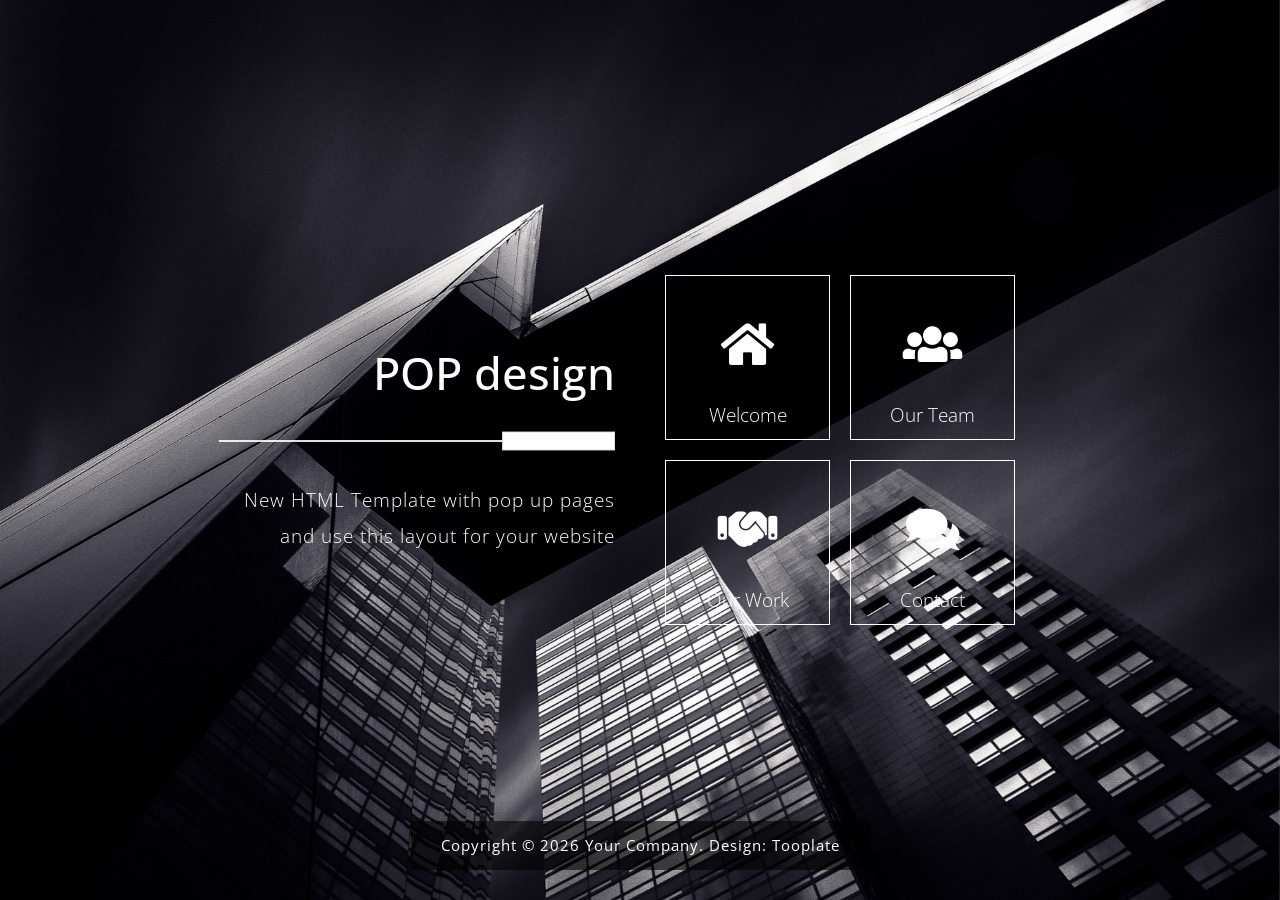
<file: 2097_pop/index.html>
<!DOCTYPE html>
<html lang="en">
<head>
    <meta charset="utf-8">
    <meta name="viewport" content="width=device-width, initial-scale=1">

    <title>Pop HTML CSS Template</title>
<!--

Template 2097 Pop

https://www.tooplate.com/view/2097-pop

-->
    <!-- load CSS -->
    <link rel="stylesheet" href="https://fonts.googleapis.com/css?family=Open+Sans:300">  <!-- Google web font "Open Sans" -->
    <link rel="stylesheet" href="css/bootstrap.min.css">                                  <!-- https://getbootstrap.com/ -->
    <link rel="stylesheet" href="fontawesome/css/fontawesome-all.min.css">                <!-- https://fontawesome.com/ -->
    <link rel="stylesheet" type="text/css" href="slick/slick.css"/>                       <!-- http://kenwheeler.github.io/slick/ -->
    <link rel="stylesheet" type="text/css" href="slick/slick-theme.css"/>
    <link rel="stylesheet" href="css/tooplate-style.css">                               <!-- Templatemo style -->

    <script>document.documentElement.className="js";var supportsCssVars=function(){var e,t=document.createElement("style");return t.innerHTML="root: { --tmp-var: bold; }",document.head.appendChild(t),e=!!(window.CSS&&window.CSS.supports&&window.CSS.supports("font-weight","var(--tmp-var)")),t.parentNode.removeChild(t),e};supportsCssVars()||alert("Please view this in a modern browser such as latest version of Chrome or Microsoft Edge.");</script>
    
</head>

<body>
    <div id="tm-bg"></div>
    <div id="tm-wrap">
        <div class="tm-main-content">
            <div class="container tm-site-header-container">
                <div class="row">
                    <div class="col-sm-12 col-md-6 col-lg-6 col-md-col-xl-6 mb-md-0 mb-sm-4 mb-4 tm-site-header-col">
                        <div class="tm-site-header">
                            <h1 class="mb-4">POP design</h1>
                            <img src="img/underline.png" class="img-fluid mb-4">
                            <p>New HTML Template with pop up pages and use this layout for your website</p>        
                        </div>                        
                    </div>
                    <div class="col-sm-12 col-md-6 col-lg-6 col-xl-6">
                        <div class="content">
                            <div class="grid">
                                <div class="grid__item" id="home-link">
                                    <div class="product">
                                        <div class="tm-nav-link">
                                            <i class="fas fa-home fa-3x tm-nav-icon"></i>
                                            <span class="tm-nav-text">Welcome</span>
                                            <div class="product__bg"></div>        
                                        </div>                                    
                                        <div class="product__description">
                                            <div class="row mb-3">
                                                <div class="col-12">
                                                    <h2 class="tm-page-title">Welcome to Pop Design</h2>        
                                                </div>
                                            </div>                                        
                                            <div class="row">
                                                <div class="col-sm-12 col-md-6 col-lg-6 col-xl-6">
                                                    <img src="img/welcome-1.jpg" class="img-fluid mb-3">
                                                    <p>You are allowed to download, modify and use this template for your commercial or business websites. </p>
                                                    <p>Please tell your friends about <a rel="nofollow" href="https://fb.com/tooplate" target="_parent">Tooplate</a>. That will be very helpful for us. Thank you.</p>    
                                                </div>
                                                <div class="col-sm-12 col-md-6 col-lg-6 col-xl-6">
                                                    <p>You are NOT allowed to put this template ZIP file for a download purpose on any template collection website.</p>
                                                    <p>If you have any kind of question or comment, please feel free to <a rel="nofollow" href="https://www.tooplate.com/contact" target="_parent">contact us</a>. You are welcome.</p>
                                                    <img src="img/welcome-2.jpg" class="img-fluid">
                                                </div>                                        
                                            </div>
                                            
                                        </div>
                                    </div>
                                </div>

                                <div class="grid__item" id="team-link">
                                    <div class="product">
                                        <div class="tm-nav-link">
                                            <i class="fas fa-users fa-3x tm-nav-icon"></i>
                                            <span class="tm-nav-text">Our Team</span>
                                            <div class="product__bg"></div>            
                                        </div>                                     
                                        <div class="product__description">
                                            <div class="p-sm-4 p-2">
                                                <div class="row mb-3">
                                                    <div class="col-12">
                                                        <h2 class="tm-page-title">Background of Our Team</h2>        
                                                    </div>
                                                </div>
                                                <div class="row tm-reverse-sm">
                                                    <div class="col-sm-12 col-md-8 col-lg-8 col-xl-8">
                                                        <p class="mb-4">Vestibulum aliquet, arcu accumsan lobortis bibendum, justo velit efficitur lorem, at pulvinar mi justo nec lacus. Nullam et libero aliquet, luctus nunc sit amet, tincidunt ligula. Sed finibus ante sed tortor cursus, nec malesuada lectus interdum.</p>
                                                        <p class="mb-4">Sed ex turpis, vulputate in efficitur id, lobortis eget nibh. Pellentesque maximus ipsum eget velit imperdiet sodales. Suspendisse in blandit mi.</p>
                                                        <p class="mb-5">Pellentesque finibus felis risus, ut malesuada felis viverra at. Quisque accumsan in mi non hendrerit.</p>
                                                        <a href="#" class="btn tm-btn-gray">Read More</a>        
                                                    </div>                                                
                                                    <div class="col-sm-12 col-md-4 col-lg-4 col-xl-4 mb-lg-0 mb-sm-4 mb-4">
                                                        <img src="img/team.jpg" class="img-fluid">
                                                    </div>
                                                </div>
                                            </div>
                                        </div>
                                    </div>
                                </div>

                                <div class="grid__item">
                                    <div class="product">
                                        <div class="tm-nav-link">
                                            <i class="fas fa-handshake fa-3x tm-nav-icon"></i>
                                            <span class="tm-nav-text">Our Work</span>
                                            <div class="product__bg"></div>             
                                        </div>                                                                 
                                        <div class="product__description">
                                            <div class="p-sm-4 p-2">
                                                <div class="row mb-3">
                                                    <div class="col-12">
                                                        <h2 class="tm-page-title">Our Work</h2>        
                                                    </div>
                                                </div>
                                                <div class="row mb-3">
                                                    <div class="col-12">
                                                        <p>Aliquam interdum, nisl sed faucibus tempor, massa velit laoreet ipsum, et faucibus sapien magna at enim. Suspendisse a dictum tortor, vel rhoncus libero. Integer at lacus velit. Nullam dapibus venenatis placerat.</p>
                                                    </div>
                                                </div>
                                                <div class="row">
                                                    <div class="col-12">
                                                        <div class="p-sm-4 p-2 tm-img-container">
                                                            <div class="tm-img-slider" id="tmImgSlider">
                                                              <a href="#" class="tm-slider-img-link"><img src="img/gallery-img-01-tn.jpg" alt="Image 1" class="img-fluid tm-slider-img"></a>
                                                              <a href="#" class="tm-slider-img-link"><img src="img/gallery-img-02-tn.jpg" alt="Image 2" class="img-fluid tm-slider-img"></a>
                                                              <a href="#" class="tm-slider-img-link"><img src="img/gallery-img-03-tn.jpg" alt="Image 3" class="img-fluid tm-slider-img"></a>
                                                              <a href="#" class="tm-slider-img-link"><img src="img/gallery-img-04-tn.jpg" alt="Image 4" class="img-fluid tm-slider-img"></a>
                                                              <a href="#" class="tm-slider-img-link"><img src="img/gallery-img-05-tn.jpg" alt="Image 5" class="img-fluid tm-slider-img"></a>
                                                              <a href="#" class="tm-slider-img-link"><img src="img/gallery-img-06-tn.jpg" alt="Image 6" class="img-fluid tm-slider-img"></a>
                                                            </div>
                                                        </div>  
                                                    </div>
                                                </div>
                                            </div>
                                        </div>       
                                    </div>
                                </div>

                                <div class="grid__item">
                                    <div class="product">
                                        <div class="tm-nav-link">
                                            <i class="fas fa-comments fa-3x tm-nav-icon"></i>
                                            <span class="tm-nav-text">Contact</span>
                                            <div class="product__bg"></div>             
                                        </div>                                                              
                                        <div class="product__description">
                                            <div class="pt-sm-4 pb-sm-4 pl-sm-5 pr-sm-5 pt-2 pb-2 pl-3 pr-3">
                                                <div class="row mb-3">
                                                    <div class="col-12">
                                                        <h2 class="tm-page-title">Contact Us</h2>        
                                                    </div>
                                                </div>
                                                <div class="row mb-4">
                                                    <div class="col-12">
                                                        <p>Lorem ipsum dolor site amet, consectetur adipiscing elit. Aliquam interdum, nisl sed faucibus tempor, massa velit laoreet ipsum, et faucibus sapien magna at enim. Suspendisse a dictum tortor, vel rhoncus libero.</p>
                                                    </div>
                                                </div>
                                                <div class="row">
                                                    <div class="col-12">
                                                        <form action="index.html" method="post" class="contact-form">
                                                            <div class="row">
                                                                <div class="form-group col-md-6 col-lg-6 col-xl-6">
                                                                  <input type="text" id="contact_name" name="contact_name" class="form-control" placeholder="Name"  required/>
                                                                </div>
                                                                <div class="form-group col-md-6 col-lg-6 col-xl-6 tm-col-email">
                                                                  <input type="email" id="contact_email" name="contact_email" class="form-control" placeholder="Email"  required/>
                                                                </div>
                                                            </div>                                                        
                                                            <div class="form-group">
                                                              <textarea id="contact_message" name="contact_message" class="form-control" rows="9" placeholder="Message" required></textarea>
                                                            </div>
                                                            <button type="submit" class="btn btn-primary tm-btn-submit">Submit</button>
                                                        </form>
                                                    </div>
                                                </div>
                                            </div>                                            
                                        </div>
                                    </div>
                                </div>
                            </div> 
                        </div>                       
                    </div>
                </div>                
            </div>
            <footer>
                <p class="small tm-copyright-text">Copyright &copy; <span class="tm-current-year">2020</span> Your Company. 
                
                Design: <a rel="nofollow" href="https://www.tooplate.com" class="tm-text-highlight">Tooplate</a></p>
            </footer>
        </div> <!-- .tm-main-content -->  
    </div>
    <!-- load JS -->
    <script src="js/jquery-3.2.1.slim.min.js"></script>         <!-- https://jquery.com/ -->    
    <script src="slick/slick.min.js"></script>                  <!-- http://kenwheeler.github.io/slick/ -->  
    <script src="js/anime.min.js"></script>                     <!-- http://animejs.com/ -->
    <script src="js/main.js"></script>  
    <script>      

        function setupFooter() {
            var pageHeight = $('.tm-site-header-container').height() + $('footer').height() + 100;

            var main = $('.tm-main-content');

            if($(window).height() < pageHeight) {
                main.addClass('tm-footer-relative');
            }
            else {
                main.removeClass('tm-footer-relative');   
            }
        }

        /* DOM is ready
        ------------------------------------------------*/
        $(function(){

            setupFooter();

            $(window).resize(function(){
                setupFooter();
            });

            $('.tm-current-year').text(new Date().getFullYear());  // Update year in copyright           
        });

    </script>             

</body>
</html>
</file>
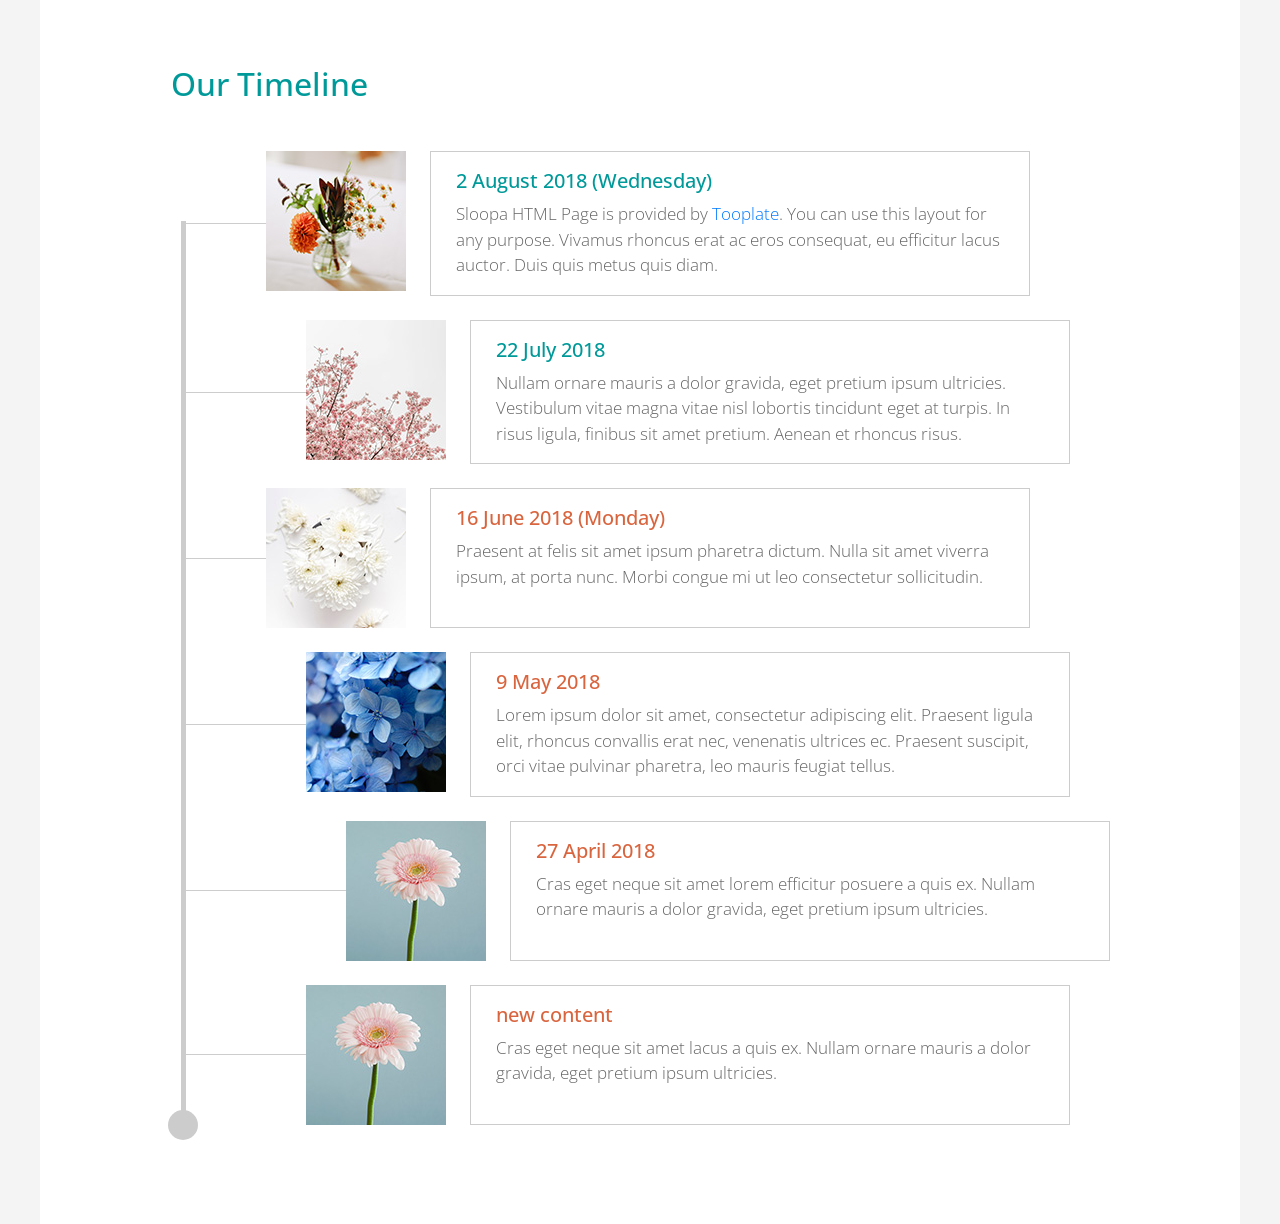
<file: 2104_sloopa/index.html>
<!DOCTYPE html>
<html lang="en">

<head>
  <meta charset="utf-8">
  <meta name="viewport" content="width=device-width, initial-scale=1">

  <title>Sloopa HTML5 Template</title>
	<!--

    Template 2104 Sloopa

	http://www.tooplate.com/view/2104-sloopa

    -->
  <!-- load CSS -->
  <link rel="stylesheet" href="https://fonts.googleapis.com/css?family=Open+Sans:300,400">        <!-- Google web font "Open Sans" -->
  <link rel="stylesheet" href="css/bootstrap.min.css">                                            <!-- https://getbootstrap.com/ -->
  <link rel="stylesheet" href="css/fontawesome-all.min.css">                                      <!-- Font awesome -->
  <link rel="stylesheet" href="css/tooplate-style.css">                                           <!-- Templatemo style -->

  <script>
    var renderPage = true;

    if (navigator.userAgent.indexOf('MSIE') !== -1
      || navigator.appVersion.indexOf('Trident/') > 0) {
      /* Microsoft Internet Explorer detected in. */
      alert("Please view this in a modern browser such as Chrome or Microsoft Edge.");
      renderPage = false;
    }
  </script>

</head>

<body>

  <div class="tm-container">
    <div class="tm-container-inner">

      <section class="tm-text-section">
        <div class="tm-timelines">
          <h2 class="tm-text-green mb-5">Our Timeline</h2>
          <div class="tm-timelines-inner">
            <div class="tm-timeline-white-bar"></div>
            <div class="tm-timeline-circle"></div>
            <div class="tm-timeline mb-4 tm-first-timeline timeline-item">
              <div class="media tm-media">
                <div class="tm-timeline-img-wrap mr-4">
                  <img class="tm-media-img tm-media-img-ml-1" src="img/img-140-01.jpg" alt="Image 1">
                </div>
                <div class="media-body tm-media-body tm-media-body-ml-1">
                  <h5 class="mt-0 tm-text-green">2 August 2018 (Wednesday)</h5>
                  Sloopa HTML Page is provided by <a rel="nofollow" href="https://plus.google.com/+Tooplate" target="_blank">Tooplate</a>. You can use this layout for any purpose. Vivamus rhoncus erat ac eros consequat, eu efficitur lacus auctor. Duis quis metus quis diam. </div>
              </div>
            </div>
            <div class="tm-timeline mb-4 tm-second-timeline timeline-item">
              <div class="media tm-media">
                <div class="tm-timeline-img-wrap mr-4">
                  <img class="tm-media-img tm-media-img-ml-2" src="img/img-140-02.jpg" alt="Image 2">
                </div>
                <div class="media-body tm-media-body tm-media-body-ml-2">
                  <h5 class="mt-0 tm-text-green">22 July 2018</h5>
                  Nullam ornare mauris a dolor gravida, eget pretium ipsum ultricies. Vestibulum vitae magna vitae nisl lobortis tincidunt
                  eget at turpis. In risus ligula, finibus sit amet pretium. Aenean et rhoncus risus.
                </div>
              </div>
            </div>
            <div class="tm-timeline mb-4 tm-first-timeline timeline-item">
              <div class="media tm-media">
                <div class="tm-timeline-img-wrap mr-4">
                  <img class="tm-media-img tm-media-img-ml-1" src="img/img-140-03.jpg" alt="Image 3">
                </div>
                <div class="media-body tm-media-body tm-media-body-ml-1">
                  <h5 class="mt-0 tm-text-red">16 June 2018 (Monday)</h5>
                  Praesent at felis sit amet ipsum pharetra dictum. Nulla sit amet viverra ipsum, at porta nunc. Morbi congue mi ut leo consectetur
                  sollicitudin.
                </div>
              </div>
            </div>
            <div class="tm-timeline mb-4 tm-second-timeline timeline-item">
              <div class="media tm-media">
                <div class="tm-timeline-img-wrap mr-4">
                  <img class="tm-media-img tm-media-img-ml-2" src="img/img-140-04.jpg" alt="Image 4">
                </div>
                <div class="media-body tm-media-body tm-media-body-ml-2">
                  <h5 class="mt-0 tm-text-red">9 May 2018</h5>
                  Lorem ipsum dolor sit amet, consectetur adipiscing elit. Praesent ligula elit, rhoncus convallis erat nec, venenatis ultrices
                  ec. Praesent suscipit, orci vitae pulvinar pharetra, leo mauris feugiat tellus.
                </div>
              </div>
            </div>
            <div class="tm-timeline mb-4 tm-third-timeline timeline-item">
              <div class="media tm-media">
                <div class="tm-timeline-img-wrap mr-4">
                  <img class="tm-media-img tm-media-img-ml-3" src="img/img-140-05.jpg" alt="Image 5">
                </div>
                <div class="media-body tm-media-body tm-media-body-ml-3">
                  <h5 class="mt-0 tm-text-red">27 April 2018</h5>
                  Cras eget neque sit amet lorem efficitur posuere a quis ex. Nullam ornare mauris a dolor gravida, eget pretium ipsum ultricies.
                </div>
              </div>
            </div>
            <div class="tm-timeline mb-4 tm-second-timeline timeline-item">
              <div class="media tm-media">
                <div class="tm-timeline-img-wrap mr-4">
                  <img class="tm-media-img tm-media-img-ml-2" src="img/img-140-05.jpg" alt="Image 5">
                </div>
                <div class="media-body tm-media-body tm-media-body-ml-2">
                  <h5 class="mt-0 tm-text-red">new content</h5>
                  Cras eget neque sit amet lacus a quis ex. Nullam ornare mauris a dolor gravida, eget pretium ipsum ultricies.
                </div>
              </div>
            </div>
          </div>
        </div>
      </section>

  <!-- load JS -->
  <script src="js/jquery-3.2.1.slim.min.js"></script> <!-- https://jquery.com/ -->
  <script>

    /* DOM is ready
    ------------------------------------------------*/
    $(function () {

      if (renderPage) {
        $('body').addClass('loaded');
      }

      $('.tm-current-year').text(new Date().getFullYear());  // Update year in copyright
    });

  </script>
  <script>
    // Timeline scroll reveal animation
    const timelineItems = document.querySelectorAll('.timeline-item');
    const observer = new IntersectionObserver((entries) => {
      entries.forEach((entry, index) => {
        if (entry.isIntersecting) {
          setTimeout(() => {
            entry.target.classList.add('show');
          }, index * 200); // Stagger by 200ms
        }
      });
    }, { threshold: 0.1 });

    timelineItems.forEach(item => observer.observe(item));
  </script>
</body>
</html>
</file>
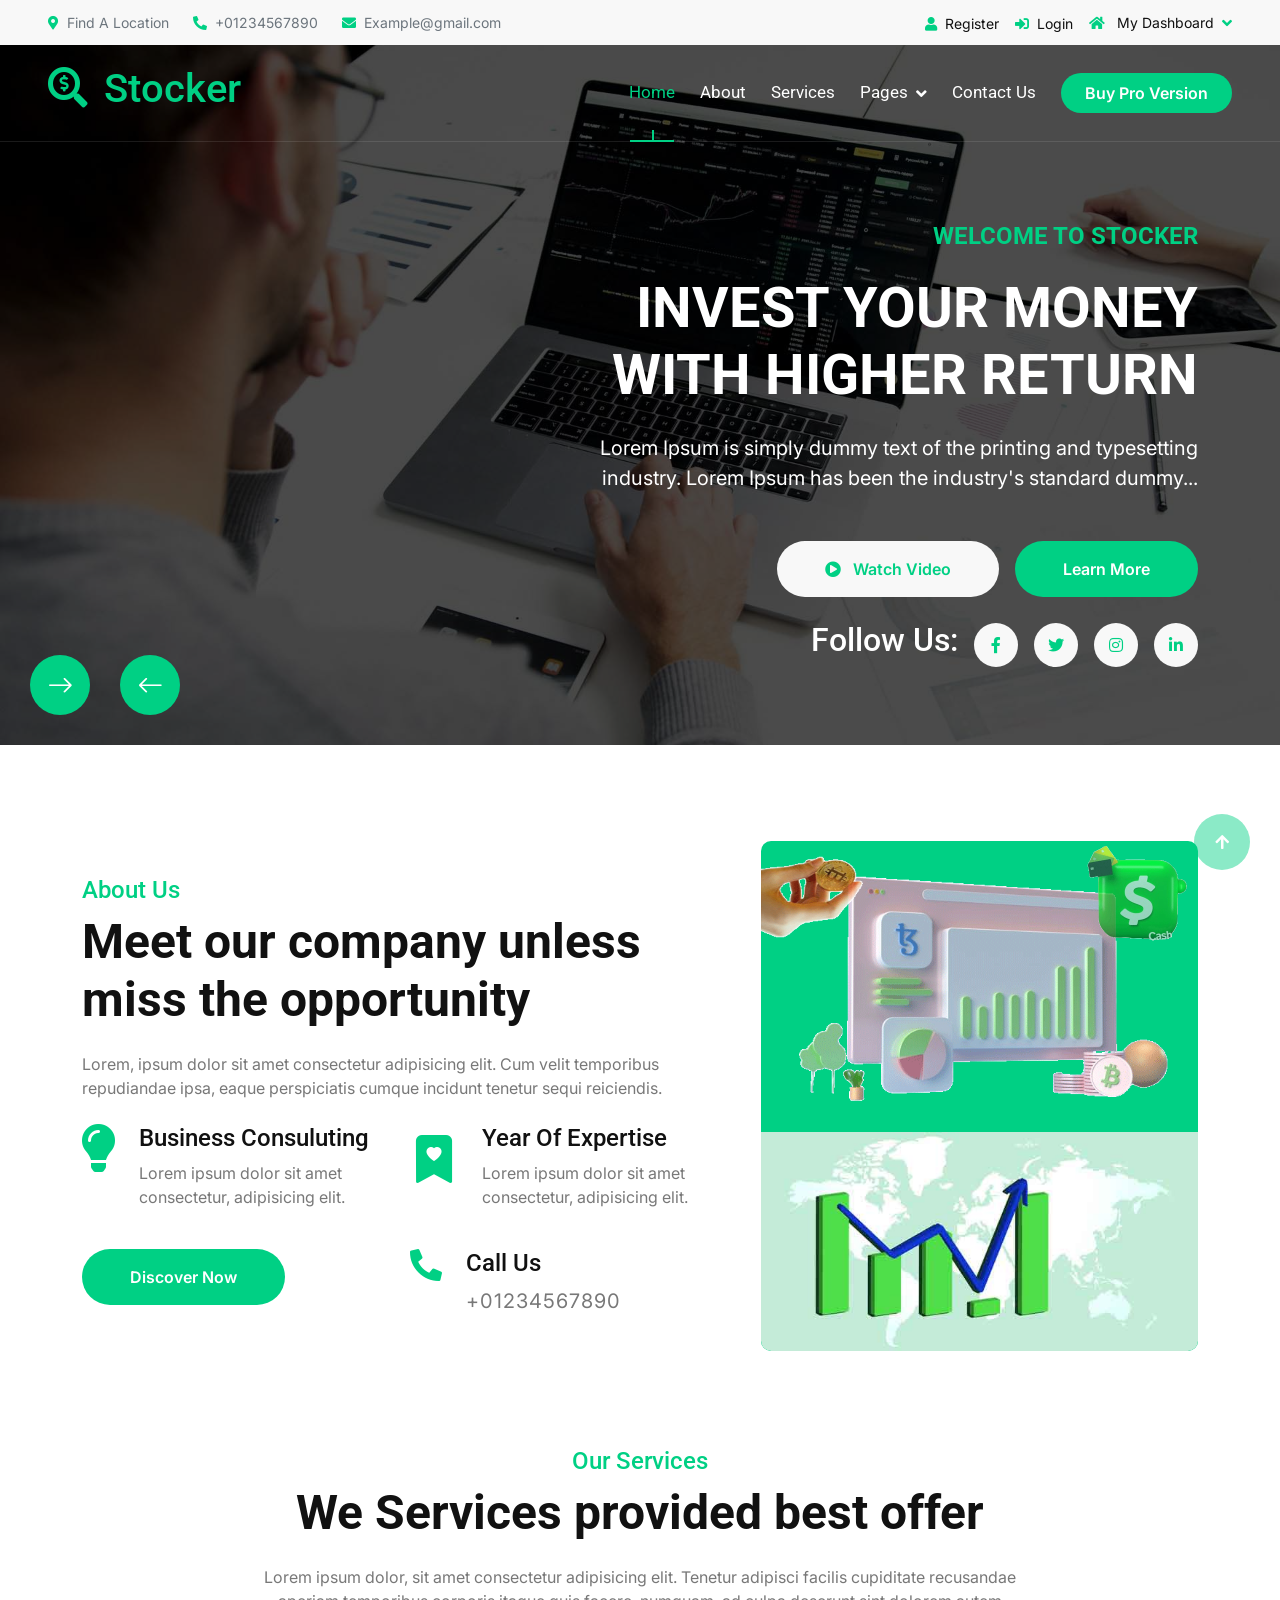
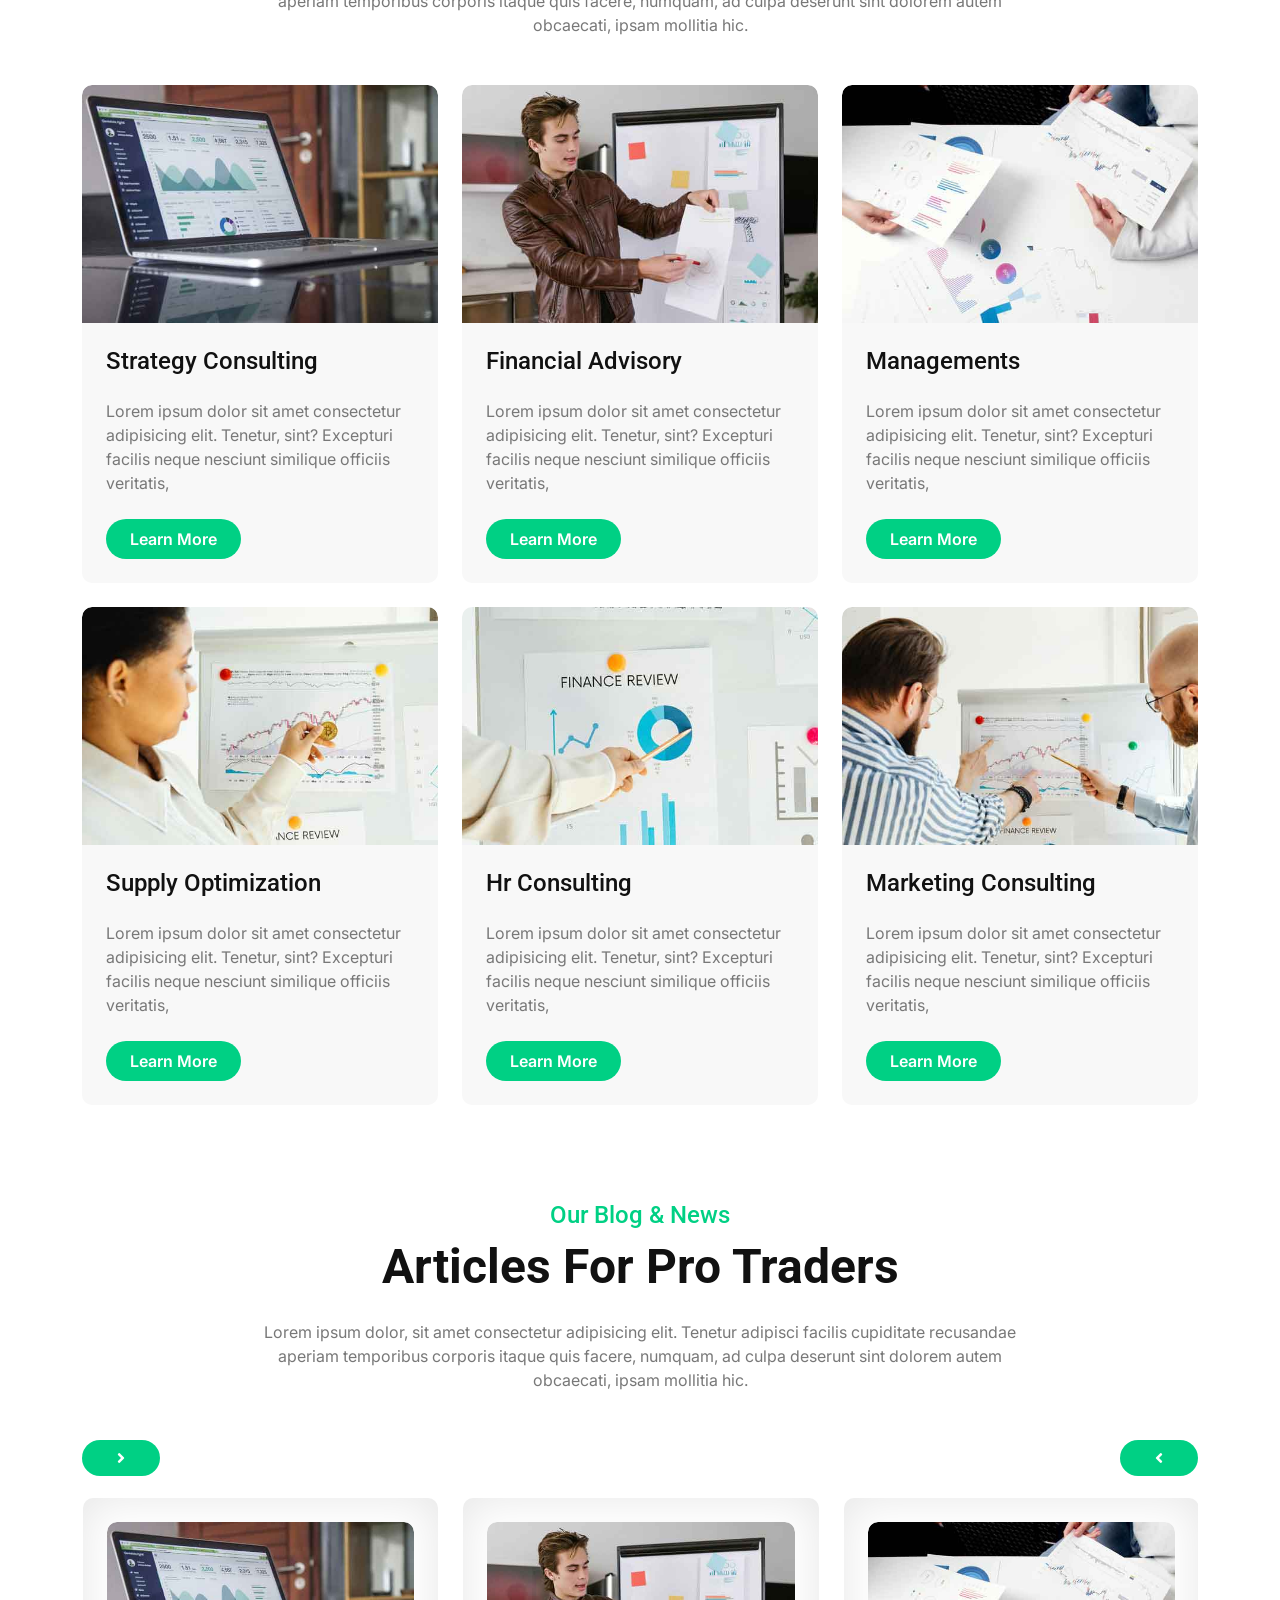
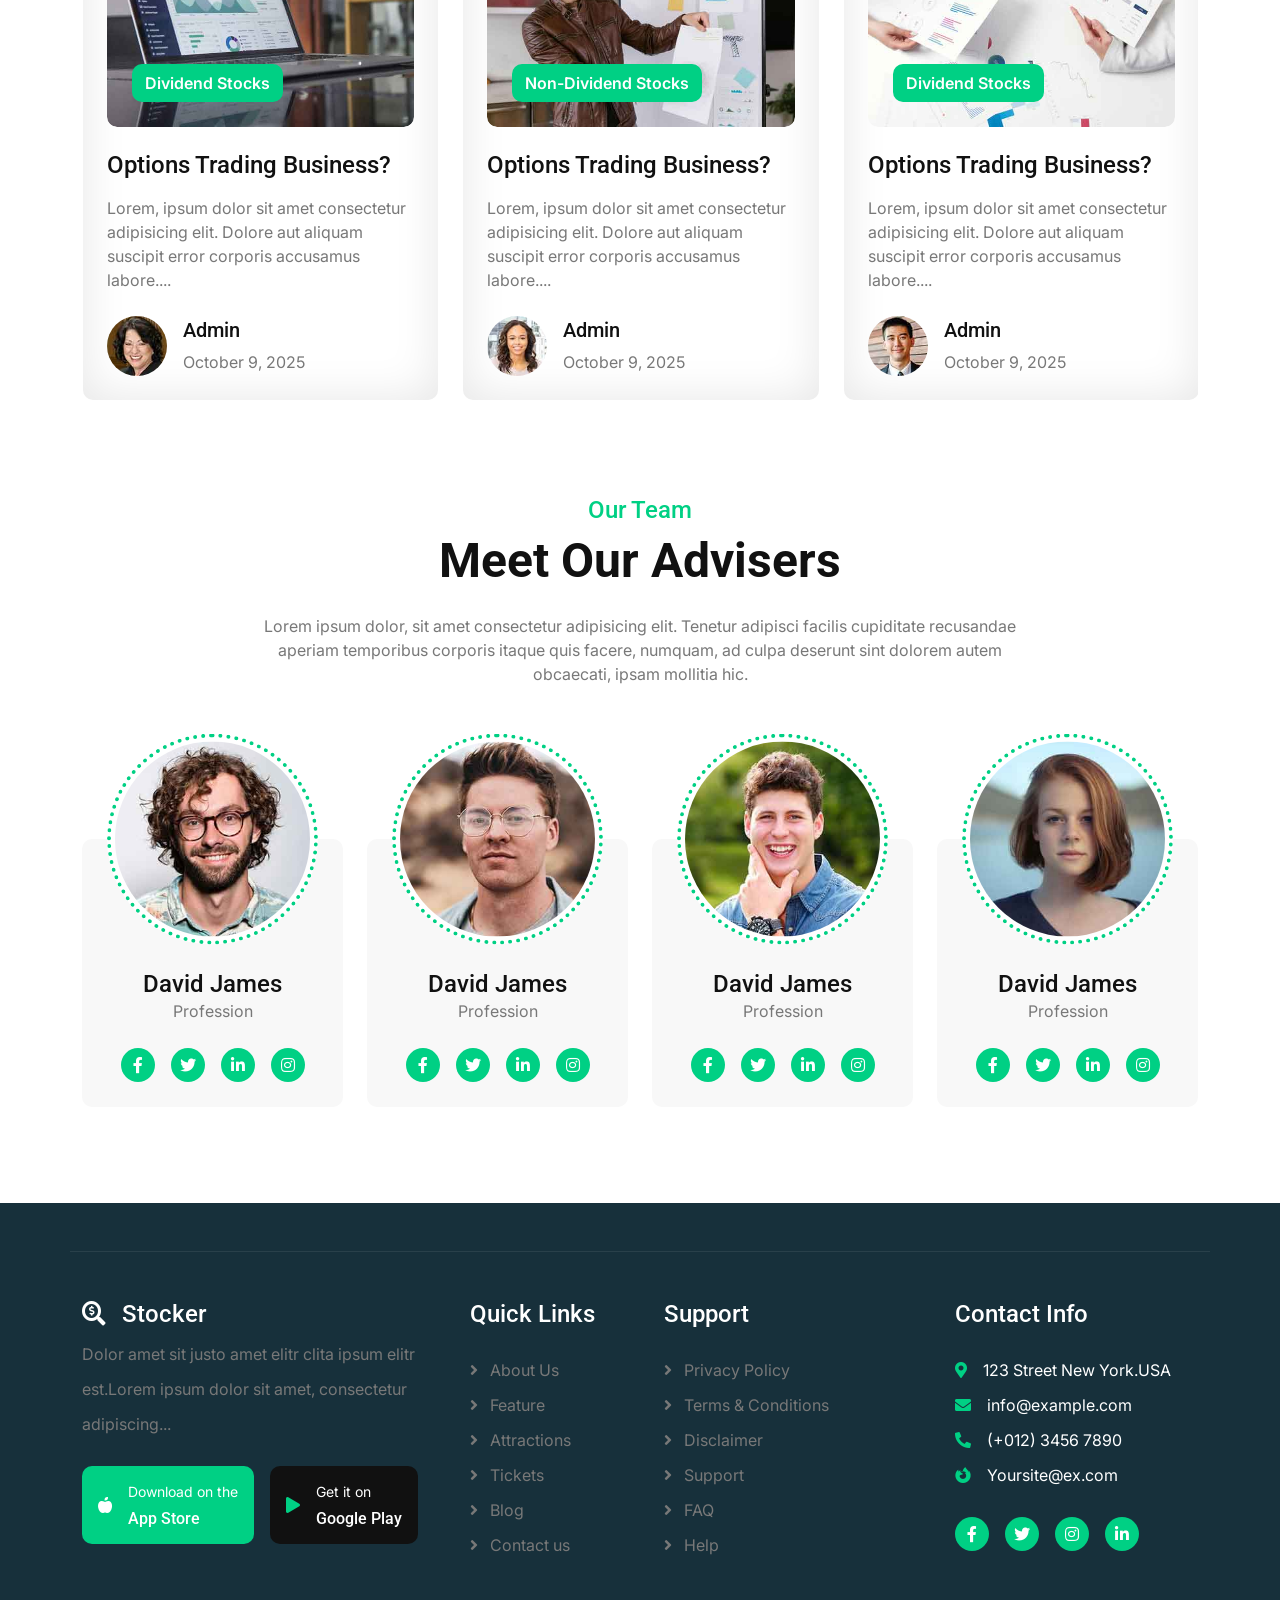
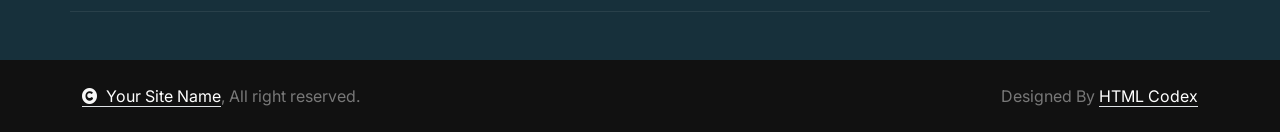
<file: Stocker/index.html>
<!DOCTYPE html>
<html lang="en">

    <head>
        <meta charset="utf-8">
        <title>Stocker - Stock Market Website Template</title>
        <meta content="width=device-width, initial-scale=1.0" name="viewport">
        <meta content="" name="keywords">
        <meta content="" name="description">

        <!-- Google Web Fonts -->
        <link rel="preconnect" href="https://fonts.googleapis.com">
        <link rel="preconnect" href="https://fonts.gstatic.com" crossorigin>
        <link href="https://fonts.googleapis.com/css2?family=Inter:wght@100..900&family=Roboto:wght@400;500;700;900&display=swap" rel="stylesheet"> 

        <!-- Icon Font Stylesheet -->
        <link rel="stylesheet" href="https://use.fontawesome.com/releases/v5.15.4/css/all.css"/>
        <link href="https://cdn.jsdelivr.net/npm/bootstrap-icons@1.4.1/font/bootstrap-icons.css" rel="stylesheet">

        <!-- Libraries Stylesheet -->
        <link rel="stylesheet" href="lib/animate/animate.min.css"/>
        <link href="lib/lightbox/css/lightbox.min.css" rel="stylesheet">
        <link href="lib/owlcarousel/assets/owl.carousel.min.css" rel="stylesheet">


        <!-- Customized Bootstrap Stylesheet -->
        <link href="css/bootstrap.min.css" rel="stylesheet">

        <!-- Template Stylesheet -->
        <link href="css/style.css" rel="stylesheet">
    </head>

    <body>

        <!-- Spinner Start -->
        <div id="spinner" class="show bg-white position-fixed translate-middle w-100 vh-100 top-50 start-50 d-flex align-items-center justify-content-center">
            <div class="spinner-border text-primary" style="width: 3rem; height: 3rem;" role="status">
                <span class="sr-only">Loading...</span>
            </div>
        </div>
        <!-- Spinner End -->

        <!-- Topbar Start -->
        <div class="container-fluid topbar bg-light px-5 d-none d-lg-block">
            <div class="row gx-0 align-items-center">
                <div class="col-lg-8 text-center text-lg-start mb-2 mb-lg-0">
                    <div class="d-flex flex-wrap">
                        <a href="#" class="text-muted small me-4"><i class="fas fa-map-marker-alt text-primary me-2"></i>Find A Location</a>
                        <a href="tel:+01234567890" class="text-muted small me-4"><i class="fas fa-phone-alt text-primary me-2"></i>+01234567890</a>
                        <a href="mailto:example@gmail.com" class="text-muted small me-0"><i class="fas fa-envelope text-primary me-2"></i>Example@gmail.com</a>
                    </div>
                </div>
                <div class="col-lg-4 text-center text-lg-end">
                    <div class="d-inline-flex align-items-center" style="height: 45px;">
                        <a href="#"><small class="me-3 text-dark"><i class="fa fa-user text-primary me-2"></i>Register</small></a>
                        <a href="#"><small class="me-3 text-dark"><i class="fa fa-sign-in-alt text-primary me-2"></i>Login</small></a>
                        <div class="dropdown">
                            <a href="#" class="dropdown-toggle text-dark" data-bs-toggle="dropdown"><small><i class="fa fa-home text-primary me-2"></i> My Dashboard</small></a>
                            <div class="dropdown-menu rounded">
                                <a href="#" class="dropdown-item"><i class="fas fa-user-alt me-2"></i> My Profile</a>
                                <a href="#" class="dropdown-item"><i class="fas fa-comment-alt me-2"></i> Inbox</a>
                                <a href="#" class="dropdown-item"><i class="fas fa-bell me-2"></i> Notifications</a>
                                <a href="#" class="dropdown-item"><i class="fas fa-cog me-2"></i> Account Settings</a>
                                <a href="#" class="dropdown-item"><i class="fas fa-power-off me-2"></i> Log Out</a>
                            </div>
                        </div>
                    </div>
                </div>
            </div>
        </div>
        <!-- Topbar End -->

        <!-- Navbar & Hero Start -->
        <div class="container-fluid position-relative p-0">
            <nav class="navbar navbar-expand-lg navbar-light px-4 px-lg-5 py-3 py-lg-0">
                <a href="" class="navbar-brand p-0">
                    <h1 class="text-primary"><i class="fas fa-search-dollar me-3"></i>Stocker</h1>
                    <!-- <img src="img/logo.png" alt="Logo"> -->
                </a>
                <button class="navbar-toggler" type="button" data-bs-toggle="collapse" data-bs-target="#navbarCollapse">
                    <span class="fa fa-bars"></span>
                </button>
                <div class="collapse navbar-collapse" id="navbarCollapse">
                    <div class="navbar-nav ms-auto py-0">
                        <a href="index.html" class="nav-item nav-link active">Home</a>
                        <a href="about.html" class="nav-item nav-link">About</a>
                        <a href="service.html" class="nav-item nav-link">Services</a>
                        <div class="nav-item dropdown">
                            <a href="#" class="nav-link" data-bs-toggle="dropdown">
                                <span class="dropdown-toggle">Pages</span>
                            </a>
                            <div class="dropdown-menu m-0">
                                <a href="blog.html" class="dropdown-item">Blog</a>
                                <a href="team.html" class="dropdown-item">Our team</a>
                                <a href="404.html" class="dropdown-item">404 Page</a>
                            </div>
                        </div>
                        <a href="contact.html" class="nav-item nav-link">Contact Us</a>
                    </div>
                    <a href="https://htmlcodex.com/downloading/?item=3447" class="btn btn-primary rounded-pill py-2 px-4 my-3 my-lg-0 flex-shrink-0">Buy Pro Version</a>
                </div>
            </nav>

            <!-- Carousel Start -->
            <div class="header-carousel owl-carousel">
                <div class="header-carousel-item">
                    <img src="img/carousel-1.jpg" class="img-fluid w-100" alt="Image">
                    <div class="carousel-caption">
                        <div class="container">
                            <div class="row gy-0 gx-5">
                                <div class="col-lg-0 col-xl-5"></div>
                                <div class="col-xl-7 animated fadeInLeft">
                                    <div class="text-sm-center text-md-end">
                                        <h4 class="text-primary text-uppercase fw-bold mb-4">Welcome To Stocker</h4>
                                        <h1 class="display-4 text-uppercase text-white mb-4">Invest your money with higher return</h1>
                                        <p class="mb-5 fs-5">Lorem Ipsum is simply dummy text of the printing and typesetting industry. Lorem Ipsum has been the industry's standard dummy... 
                                        </p>
                                        <div class="d-flex justify-content-center justify-content-md-end flex-shrink-0 mb-4">
                                            <a class="btn btn-light rounded-pill py-3 px-4 px-md-5 me-2" href="#"><i class="fas fa-play-circle me-2"></i> Watch Video</a>
                                            <a class="btn btn-primary rounded-pill py-3 px-4 px-md-5 ms-2" href="#">Learn More</a>
                                        </div>
                                        <div class="d-flex align-items-center justify-content-center justify-content-md-end">
                                            <h2 class="text-white me-2">Follow Us:</h2>
                                            <div class="d-flex justify-content-end ms-2">
                                                <a class="btn btn-md-square btn-light rounded-circle me-2" href=""><i class="fab fa-facebook-f"></i></a>
                                                <a class="btn btn-md-square btn-light rounded-circle mx-2" href=""><i class="fab fa-twitter"></i></a>
                                                <a class="btn btn-md-square btn-light rounded-circle mx-2" href=""><i class="fab fa-instagram"></i></a>
                                                <a class="btn btn-md-square btn-light rounded-circle ms-2" href=""><i class="fab fa-linkedin-in"></i></a>
                                            </div>
                                        </div>
                                    </div>
                                </div>
                            </div>
                        </div>
                    </div>
                </div>
                <div class="header-carousel-item">
                    <img src="img/carousel-2.jpg" class="img-fluid w-100" alt="Image">
                    <div class="carousel-caption">
                        <div class="container">
                            <div class="row g-5">
                                <div class="col-12 animated fadeInUp">
                                    <div class="text-center">
                                        <h4 class="text-primary text-uppercase fw-bold mb-4">Welcome To Stocker</h4>
                                        <h1 class="display-4 text-uppercase text-white mb-4">Invest your money with higher return</h1>
                                        <p class="mb-5 fs-5">Lorem Ipsum is simply dummy text of the printing and typesetting industry. Lorem Ipsum has been the industry's standard dummy... 
                                        </p>
                                        <div class="d-flex justify-content-center flex-shrink-0 mb-4">
                                            <a class="btn btn-light rounded-pill py-3 px-4 px-md-5 me-2" href="#"><i class="fas fa-play-circle me-2"></i> Watch Video</a>
                                            <a class="btn btn-primary rounded-pill py-3 px-4 px-md-5 ms-2" href="#">Learn More</a>
                                        </div>
                                        <div class="d-flex align-items-center justify-content-center">
                                            <h2 class="text-white me-2">Follow Us:</h2>
                                            <div class="d-flex justify-content-end ms-2">
                                                <a class="btn btn-md-square btn-light rounded-circle me-2" href=""><i class="fab fa-facebook-f"></i></a>
                                                <a class="btn btn-md-square btn-light rounded-circle mx-2" href=""><i class="fab fa-twitter"></i></a>
                                                <a class="btn btn-md-square btn-light rounded-circle mx-2" href=""><i class="fab fa-instagram"></i></a>
                                                <a class="btn btn-md-square btn-light rounded-circle ms-2" href=""><i class="fab fa-linkedin-in"></i></a>
                                            </div>
                                        </div>
                                    </div>
                                </div>
                            </div>
                        </div>
                    </div>
                </div>
            </div>
            <!-- Carousel End -->
        </div>
        <!-- Navbar & Hero End -->


        <!-- Abvout Start -->
        <div class="container-fluid about py-5">
            <div class="container py-5">
                <div class="row g-5 align-items-center">
                    <div class="col-xl-7 wow fadeInLeft" data-wow-delay="0.2s">
                        <div>
                            <h4 class="text-primary">About Us</h4>
                            <h1 class="display-5 mb-4">Meet our company unless miss the opportunity</h1>
                            <p class="mb-4">Lorem, ipsum dolor sit amet consectetur adipisicing elit. Cum velit temporibus repudiandae ipsa, eaque perspiciatis cumque incidunt tenetur sequi reiciendis.
                            </p>
                            <div class="row g-4">
                                <div class="col-md-6 col-lg-6 col-xl-6">
                                    <div class="d-flex">
                                        <div><i class="fas fa-lightbulb fa-3x text-primary"></i></div>
                                        <div class="ms-4">
                                            <h4>Business Consuluting</h4>
                                            <p>Lorem ipsum dolor sit amet consectetur, adipisicing elit.</p>
                                        </div>
                                    </div>
                                </div>
                                <div class="col-md-6 col-lg-6 col-xl-6">
                                    <div class="d-flex">
                                        <div><i class="bi bi-bookmark-heart-fill fa-3x text-primary"></i></div>
                                        <div class="ms-4">
                                            <h4>Year Of Expertise</h4>
                                            <p>Lorem ipsum dolor sit amet consectetur, adipisicing elit.</p>
                                        </div>
                                    </div>
                                </div>
                                <div class="col-sm-6">
                                    <a href="#" class="btn btn-primary rounded-pill py-3 px-5 flex-shrink-0">Discover Now</a>
                                </div>
                                <div class="col-sm-6">
                                    <div class="d-flex">
                                        <i class="fas fa-phone-alt fa-2x text-primary me-4"></i>
                                        <div>
                                            <h4>Call Us</h4>
                                            <p class="mb-0 fs-5" style="letter-spacing: 1px;">+01234567890</p>
                                        </div>
                                    </div>
                                </div>
                            </div>
                        </div>
                    </div>
                    <div class="col-xl-5 wow fadeInRight" data-wow-delay="0.2s">
                        <div class="bg-primary rounded position-relative overflow-hidden">
                            <img src="img/about-2.png" class="img-fluid rounded w-100" alt="">
                            
                            <div class="" style="position: absolute; top: -15px; right: -15px;">
                                <img src="img/about-3.png" class="img-fluid" style="width: 150px; height: 150px; opacity: 0.7;" alt="">
                            </div>
                            <div class="" style="position: absolute; top: -20px; left: 10px; transform: rotate(90deg);">
                                <img src="img/about-4.png" class="img-fluid" style="width: 100px; height: 150px; opacity: 0.9;" alt="">
                            </div>
                            <div class="rounded-bottom">
                                <img src="img/about-5.jpg" class="img-fluid rounded-bottom w-100" alt="">
                            </div>
                        </div>
                    </div>
                </div>
            </div>
        </div>
        <!-- About End -->

        <!-- Services Start -->
        <div class="container-fluid service pb-5">
            <div class="container pb-5">
                <div class="text-center mx-auto pb-5 wow fadeInUp" data-wow-delay="0.2s" style="max-width: 800px;">
                    <h4 class="text-primary">Our Services</h4>
                    <h1 class="display-5 mb-4">We Services provided best offer</h1>
                    <p class="mb-0">Lorem ipsum dolor, sit amet consectetur adipisicing elit. Tenetur adipisci facilis cupiditate recusandae aperiam temporibus corporis itaque quis facere, numquam, ad culpa deserunt sint dolorem autem obcaecati, ipsam mollitia hic.
                    </p>
                </div>
                <div class="row g-4">
                    <div class="col-md-6 col-lg-4 wow fadeInUp" data-wow-delay="0.2s">
                        <div class="service-item">
                            <div class="service-img">
                                <img src="img/service-1.jpg" class="img-fluid rounded-top w-100" alt="Image">
                            </div>
                            <div class="rounded-bottom p-4">
                                <a href="#" class="h4 d-inline-block mb-4"> Strategy Consulting</a>
                                <p class="mb-4">Lorem ipsum dolor sit amet consectetur adipisicing elit. Tenetur, sint? Excepturi facilis neque nesciunt similique officiis veritatis,
                                </p>
                                <a class="btn btn-primary rounded-pill py-2 px-4" href="#">Learn More</a>
                            </div>
                        </div>
                    </div>
                    <div class="col-md-6 col-lg-4 wow fadeInUp" data-wow-delay="0.4s">
                        <div class="service-item">
                            <div class="service-img">
                                <img src="img/service-2.jpg" class="img-fluid rounded-top w-100" alt="Image">
                            </div>
                            <div class="rounded-bottom p-4">
                                <a href="#" class="h4 d-inline-block mb-4">Financial Advisory</a>
                                <p class="mb-4">Lorem ipsum dolor sit amet consectetur adipisicing elit. Tenetur, sint? Excepturi facilis neque nesciunt similique officiis veritatis,
                                </p>
                                <a class="btn btn-primary rounded-pill py-2 px-4" href="#">Learn More</a>
                            </div>
                        </div>
                    </div>
                    <div class="col-md-6 col-lg-4 wow fadeInUp" data-wow-delay="0.6s">
                        <div class="service-item">
                            <div class="service-img">
                                <img src="img/service-3.jpg" class="img-fluid rounded-top w-100" alt="Image">
                            </div>
                            <div class="rounded-bottom p-4">
                                <a href="#" class="h4 d-inline-block mb-4">Managements</a>
                                <p class="mb-4">Lorem ipsum dolor sit amet consectetur adipisicing elit. Tenetur, sint? Excepturi facilis neque nesciunt similique officiis veritatis,
                                </p>
                                <a class="btn btn-primary rounded-pill py-2 px-4" href="#">Learn More</a>
                            </div>
                        </div>
                    </div>
                    <div class="col-md-6 col-lg-4 wow fadeInUp" data-wow-delay="0.2s">
                        <div class="service-item">
                            <div class="service-img">
                                <img src="img/service-4.jpg" class="img-fluid rounded-top w-100" alt="Image">
                            </div>
                            <div class="rounded-bottom p-4">
                                <a href="#" class="h4 d-inline-block mb-4">Supply Optimization</a>
                                <p class="mb-4">Lorem ipsum dolor sit amet consectetur adipisicing elit. Tenetur, sint? Excepturi facilis neque nesciunt similique officiis veritatis,
                                </p>
                                <a class="btn btn-primary rounded-pill py-2 px-4" href="#">Learn More</a>
                            </div>
                        </div>
                    </div>
                    <div class="col-md-6 col-lg-4 wow fadeInUp" data-wow-delay="0.4s">
                        <div class="service-item">
                            <div class="service-img">
                                <img src="img/service-5.jpg" class="img-fluid rounded-top w-100" alt="Image">
                            </div>
                            <div class="rounded-bottom p-4">
                                <a href="#" class="h4 d-inline-block mb-4">Hr Consulting</a>
                                <p class="mb-4">Lorem ipsum dolor sit amet consectetur adipisicing elit. Tenetur, sint? Excepturi facilis neque nesciunt similique officiis veritatis,
                                </p>
                                <a class="btn btn-primary rounded-pill py-2 px-4" href="#">Learn More</a>
                            </div>
                        </div>
                    </div>
                    <div class="col-md-6 col-lg-4 wow fadeInUp" data-wow-delay="0.6s">
                        <div class="service-item">
                            <div class="service-img">
                                <img src="img/service-6.jpg" class="img-fluid rounded-top w-100" alt="Image">
                            </div>
                            <div class="rounded-bottom p-4">
                                <a href="#" class="h4 d-inline-block mb-4">Marketing Consulting</a>
                                <p class="mb-4">Lorem ipsum dolor sit amet consectetur adipisicing elit. Tenetur, sint? Excepturi facilis neque nesciunt similique officiis veritatis,
                                </p>
                                <a class="btn btn-primary rounded-pill py-2 px-4" href="#">Learn More</a>
                            </div>
                        </div>
                    </div>
                </div>
            </div>
        </div>
        <!-- Services End -->

        <!-- Blog Start -->
        <div class="container-fluid blog pb-5">
            <div class="container pb-5">
                <div class="text-center mx-auto pb-5 wow fadeInUp" data-wow-delay="0.2s" style="max-width: 800px;">
                    <h4 class="text-primary">Our Blog & News</h4>
                    <h1 class="display-5 mb-4">Articles For Pro Traders</h1>
                    <p class="mb-0">Lorem ipsum dolor, sit amet consectetur adipisicing elit. Tenetur adipisci facilis cupiditate recusandae aperiam temporibus corporis itaque quis facere, numquam, ad culpa deserunt sint dolorem autem obcaecati, ipsam mollitia hic.
                    </p>
                </div>
                <div class="owl-carousel blog-carousel wow fadeInUp" data-wow-delay="0.2s">
                    <div class="blog-item p-4">
                        <div class="blog-img mb-4">
                            <img src="img/service-1.jpg" class="img-fluid w-100 rounded" alt="">
                            <div class="blog-title">
                                <a href="#" class="btn">Dividend Stocks</a>
                            </div>
                        </div>
                        <a href="#" class="h4 d-inline-block mb-3">Options Trading Business?</a>
                        <p class="mb-4">Lorem, ipsum dolor sit amet consectetur adipisicing elit. Dolore aut aliquam suscipit error corporis accusamus labore....
                        </p>
                        <div class="d-flex align-items-center">
                            <img src="img/testimonial-1.jpg" class="img-fluid rounded-circle" style="width: 60px; height: 60px;" alt="">
                            <div class="ms-3">
                                <h5>Admin</h5>
                                <p class="mb-0">October 9, 2025</p>
                            </div>
                        </div>
                    </div>
                    <div class="blog-item p-4">
                        <div class="blog-img mb-4">
                            <img src="img/service-2.jpg" class="img-fluid w-100 rounded" alt="">
                            <div class="blog-title">
                                <a href="#" class="btn">Non-Dividend Stocks</a>
                            </div>
                        </div>
                        <a href="#" class="h4 d-inline-block mb-3">Options Trading Business?</a>
                        <p class="mb-4">Lorem, ipsum dolor sit amet consectetur adipisicing elit. Dolore aut aliquam suscipit error corporis accusamus labore....
                        </p>
                        <div class="d-flex align-items-center">
                            <img src="img/testimonial-2.jpg" class="img-fluid rounded-circle" style="width: 60px; height: 60px;" alt="">
                            <div class="ms-3">
                                <h5>Admin</h5>
                                <p class="mb-0">October 9, 2025</p>
                            </div>
                        </div>
                    </div>
                    <div class="blog-item p-4">
                        <div class="blog-img mb-4">
                            <img src="img/service-3.jpg" class="img-fluid w-100 rounded" alt="">
                            <div class="blog-title">
                                <a href="#" class="btn">Dividend Stocks</a>
                            </div>
                        </div>
                        <a href="#" class="h4 d-inline-block mb-3">Options Trading Business?</a>
                        <p class="mb-4">Lorem, ipsum dolor sit amet consectetur adipisicing elit. Dolore aut aliquam suscipit error corporis accusamus labore....
                        </p>
                        <div class="d-flex align-items-center">
                            <img src="img/testimonial-3.jpg" class="img-fluid rounded-circle" style="width: 60px; height: 60px;" alt="">
                            <div class="ms-3">
                                <h5>Admin</h5>
                                <p class="mb-0">October 9, 2025</p>
                            </div>
                        </div>
                    </div>
                    <div class="blog-item p-4">
                        <div class="blog-img mb-4">
                            <img src="img/service-4.jpg" class="img-fluid w-100 rounded" alt="">
                            <div class="blog-title">
                                <a href="#" class="btn">Non-Dividend Stocks</a>
                            </div>
                        </div>
                        <a href="#" class="h4 d-inline-block mb-3">Options Trading Business?</a>
                        <p class="mb-4">Lorem, ipsum dolor sit amet consectetur adipisicing elit. Dolore aut aliquam suscipit error corporis accusamus labore....
                        </p>
                        <div class="d-flex align-items-center">
                            <img src="img/testimonial-1.jpg" class="img-fluid rounded-circle" style="width: 60px; height: 60px;" alt="">
                            <div class="ms-3">
                                <h5>Admin</h5>
                                <p class="mb-0">October 9, 2025</p>
                            </div>
                        </div>
                    </div>
                </div>
            </div>
        </div>
        <!-- Blog End -->

        <!-- Team Start -->
        <div class="container-fluid team pb-5">
            <div class="container pb-5">
                <div class="text-center mx-auto pb-5 wow fadeInUp" data-wow-delay="0.2s" style="max-width: 800px;">
                    <h4 class="text-primary">Our Team</h4>
                    <h1 class="display-5 mb-4">Meet Our Advisers</h1>
                    <p class="mb-0">Lorem ipsum dolor, sit amet consectetur adipisicing elit. Tenetur adipisci facilis cupiditate recusandae aperiam temporibus corporis itaque quis facere, numquam, ad culpa deserunt sint dolorem autem obcaecati, ipsam mollitia hic.
                    </p>
                </div>
                <div class="row g-4">
                    <div class="col-md-6 col-lg-6 col-xl-3 wow fadeInUp" data-wow-delay="0.2s">
                        <div class="team-item">
                            <div class="team-img">
                                <img src="img/team-1.jpg" class="img-fluid" alt="">
                            </div>
                            <div class="team-title">
                                <h4 class="mb-0">David James</h4>
                                <p class="mb-0">Profession</p>
                            </div>
                            <div class="team-icon">
                                <a class="btn btn-primary btn-sm-square rounded-circle me-3" href=""><i class="fab fa-facebook-f"></i></a>
                                <a class="btn btn-primary btn-sm-square rounded-circle me-3" href=""><i class="fab fa-twitter"></i></a>
                                <a class="btn btn-primary btn-sm-square rounded-circle me-3" href=""><i class="fab fa-linkedin-in"></i></a>
                                <a class="btn btn-primary btn-sm-square rounded-circle me-0" href=""><i class="fab fa-instagram"></i></a>
                            </div>
                        </div>
                    </div>
                    <div class="col-md-6 col-lg-6 col-xl-3 wow fadeInUp" data-wow-delay="0.4s">
                        <div class="team-item">
                            <div class="team-img">
                                <img src="img/team-2.jpg" class="img-fluid" alt="">
                            </div>
                            <div class="team-title">
                                <h4 class="mb-0">David James</h4>
                                <p class="mb-0">Profession</p>
                            </div>
                            <div class="team-icon">
                                <a class="btn btn-primary btn-sm-square rounded-circle me-3" href=""><i class="fab fa-facebook-f"></i></a>
                                <a class="btn btn-primary btn-sm-square rounded-circle me-3" href=""><i class="fab fa-twitter"></i></a>
                                <a class="btn btn-primary btn-sm-square rounded-circle me-3" href=""><i class="fab fa-linkedin-in"></i></a>
                                <a class="btn btn-primary btn-sm-square rounded-circle me-0" href=""><i class="fab fa-instagram"></i></a>
                            </div>
                        </div>
                    </div>
                    <div class="col-md-6 col-lg-6 col-xl-3 wow fadeInUp" data-wow-delay="0.6s">
                        <div class="team-item">
                            <div class="team-img">
                                <img src="img/team-3.jpg" class="img-fluid" alt="">
                            </div>
                            <div class="team-title">
                                <h4 class="mb-0">David James</h4>
                                <p class="mb-0">Profession</p>
                            </div>
                            <div class="team-icon">
                                <a class="btn btn-primary btn-sm-square rounded-circle me-3" href=""><i class="fab fa-facebook-f"></i></a>
                                <a class="btn btn-primary btn-sm-square rounded-circle me-3" href=""><i class="fab fa-twitter"></i></a>
                                <a class="btn btn-primary btn-sm-square rounded-circle me-3" href=""><i class="fab fa-linkedin-in"></i></a>
                                <a class="btn btn-primary btn-sm-square rounded-circle me-0" href=""><i class="fab fa-instagram"></i></a>
                            </div>
                        </div>
                    </div>
                    <div class="col-md-6 col-lg-6 col-xl-3 wow fadeInUp" data-wow-delay="0.8s">
                        <div class="team-item">
                            <div class="team-img">
                                <img src="img/team-4.jpg" class="img-fluid" alt="">
                            </div>
                            <div class="team-title">
                                <h4 class="mb-0">David James</h4>
                                <p class="mb-0">Profession</p>
                            </div>
                            <div class="team-icon">
                                <a class="btn btn-primary btn-sm-square rounded-circle me-3" href=""><i class="fab fa-facebook-f"></i></a>
                                <a class="btn btn-primary btn-sm-square rounded-circle me-3" href=""><i class="fab fa-twitter"></i></a>
                                <a class="btn btn-primary btn-sm-square rounded-circle me-3" href=""><i class="fab fa-linkedin-in"></i></a>
                                <a class="btn btn-primary btn-sm-square rounded-circle me-0" href=""><i class="fab fa-instagram"></i></a>
                            </div>
                        </div>
                    </div>
                </div>
            </div>
        </div>
        <!-- Team End -->

        <!-- Footer Start -->
        <div class="container-fluid footer py-5 wow fadeIn" data-wow-delay="0.2s">
            <div class="container py-5 border-start-0 border-end-0" style="border: 1px solid; border-color: rgb(255, 255, 255, 0.08);">
                <div class="row g-5">
                    <div class="col-md-6 col-lg-6 col-xl-4">
                        <div class="footer-item">
                            <a href="index.html" class="p-0">
                                <h4 class="text-white"><i class="fas fa-search-dollar me-3"></i>Stocker</h4>
                                <!-- <img src="img/logo.png" alt="Logo"> -->
                            </a>
                            <p class="mb-4">Dolor amet sit justo amet elitr clita ipsum elitr est.Lorem ipsum dolor sit amet, consectetur adipiscing...</p>
                            <div class="d-flex">
                                <a href="#" class="bg-primary d-flex rounded align-items-center py-2 px-3 me-2">
                                    <i class="fas fa-apple-alt text-white"></i>
                                    <div class="ms-3">
                                        <small class="text-white">Download on the</small>
                                        <h6 class="text-white">App Store</h6>
                                    </div>
                                </a>
                                <a href="#" class="bg-dark d-flex rounded align-items-center py-2 px-3 ms-2">
                                    <i class="fas fa-play text-primary"></i>
                                    <div class="ms-3">
                                        <small class="text-white">Get it on</small>
                                        <h6 class="text-white">Google Play</h6>
                                    </div>
                                </a>
                            </div>
                        </div>
                    </div>
                    <div class="col-md-6 col-lg-6 col-xl-2">
                        <div class="footer-item">
                            <h4 class="text-white mb-4">Quick Links</h4>
                            <a href="#"><i class="fas fa-angle-right me-2"></i> About Us</a>
                            <a href="#"><i class="fas fa-angle-right me-2"></i> Feature</a>
                            <a href="#"><i class="fas fa-angle-right me-2"></i> Attractions</a>
                            <a href="#"><i class="fas fa-angle-right me-2"></i> Tickets</a>
                            <a href="#"><i class="fas fa-angle-right me-2"></i> Blog</a>
                            <a href="#"><i class="fas fa-angle-right me-2"></i> Contact us</a>
                        </div>
                    </div>
                    <div class="col-md-6 col-lg-6 col-xl-3">
                        <div class="footer-item">
                            <h4 class="text-white mb-4">Support</h4>
                            <a href="#"><i class="fas fa-angle-right me-2"></i> Privacy Policy</a>
                            <a href="#"><i class="fas fa-angle-right me-2"></i> Terms & Conditions</a>
                            <a href="#"><i class="fas fa-angle-right me-2"></i> Disclaimer</a>
                            <a href="#"><i class="fas fa-angle-right me-2"></i> Support</a>
                            <a href="#"><i class="fas fa-angle-right me-2"></i> FAQ</a>
                            <a href="#"><i class="fas fa-angle-right me-2"></i> Help</a>
                        </div>
                    </div>
                    <div class="col-md-6 col-lg-6 col-xl-3">
                        <div class="footer-item">
                            <h4 class="text-white mb-4">Contact Info</h4>
                            <div class="d-flex align-items-center">
                                <i class="fas fa-map-marker-alt text-primary me-3"></i>
                                <p class="text-white mb-0">123 Street New York.USA</p>
                            </div>
                            <div class="d-flex align-items-center">
                                <i class="fas fa-envelope text-primary me-3"></i>
                                <p class="text-white mb-0">info@example.com</p>
                            </div>
                            <div class="d-flex align-items-center">
                                <i class="fa fa-phone-alt text-primary me-3"></i>
                                <p class="text-white mb-0">(+012) 3456 7890</p>
                            </div>
                            <div class="d-flex align-items-center mb-4">
                                <i class="fab fa-firefox-browser text-primary me-3"></i>
                                <p class="text-white mb-0">Yoursite@ex.com</p>
                            </div>
                            <div class="d-flex">
                                <a class="btn btn-primary btn-sm-square rounded-circle me-3" href="#"><i class="fab fa-facebook-f text-white"></i></a>
                                <a class="btn btn-primary btn-sm-square rounded-circle me-3" href="#"><i class="fab fa-twitter text-white"></i></a>
                                <a class="btn btn-primary btn-sm-square rounded-circle me-3" href="#"><i class="fab fa-instagram text-white"></i></a>
                                <a class="btn btn-primary btn-sm-square rounded-circle me-0" href="#"><i class="fab fa-linkedin-in text-white"></i></a>
                            </div>
                        </div>
                    </div>
                </div>
            </div>
        </div>
        <!-- Footer End -->
        
        <!-- Copyright Start -->
        <div class="container-fluid copyright py-4">
            <div class="container">
                <div class="row g-4 align-items-center">
                    <div class="col-md-6 text-center text-md-start mb-md-0">
                        <span class="text-body"><a href="#" class="border-bottom text-white"><i class="fas fa-copyright text-light me-2"></i>Your Site Name</a>, All right reserved.</span>
                    </div>
                    <div class="col-md-6 text-center text-md-end text-body">
                        <!--/*** The author’s attribution link must remain intact in the template. ***/-->
                        <!--/*** If you wish to remove this credit link, please purchase the Pro Version . ***/-->
                        Designed By <a class="border-bottom text-white" href="https://htmlcodex.com">HTML Codex</a>
                    </div>
                </div>
            </div>
        </div>
        <!-- Copyright End -->


        <!-- Back to Top -->
        <a href="#" class="btn btn-primary btn-lg-square rounded-circle back-to-top"><i class="fa fa-arrow-up"></i></a>   

        
        <!-- JavaScript Libraries -->
        <script src="https://ajax.googleapis.com/ajax/libs/jquery/3.6.4/jquery.min.js"></script>
        <script src="https://cdn.jsdelivr.net/npm/bootstrap@5.0.0/dist/js/bootstrap.bundle.min.js"></script>
        <script src="lib/wow/wow.min.js"></script>
        <script src="lib/easing/easing.min.js"></script>
        <script src="lib/waypoints/waypoints.min.js"></script>
        <script src="lib/counterup/counterup.min.js"></script>
        <script src="lib/lightbox/js/lightbox.min.js"></script>
        <script src="lib/owlcarousel/owl.carousel.min.js"></script>
        

        <!-- Template Javascript -->
        <script src="js/main.js"></script>
    </body>

</html>
</file>
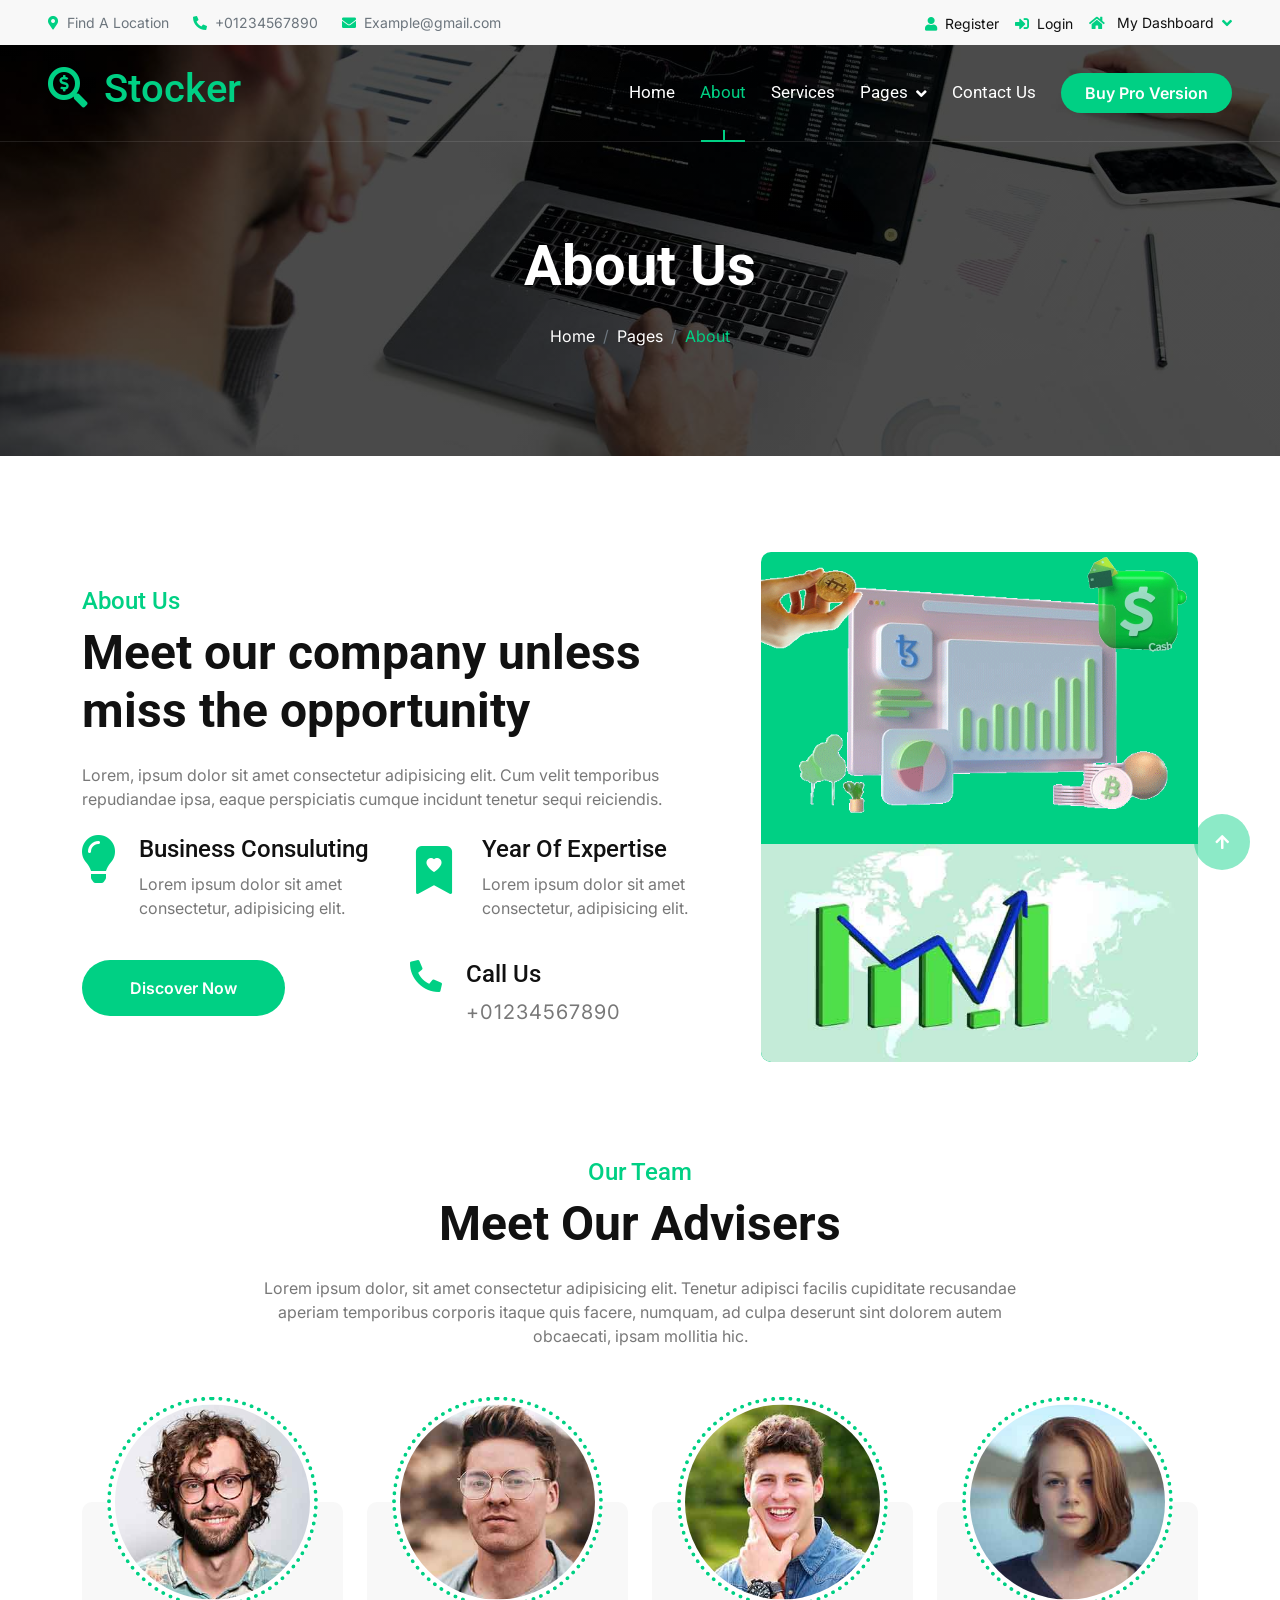
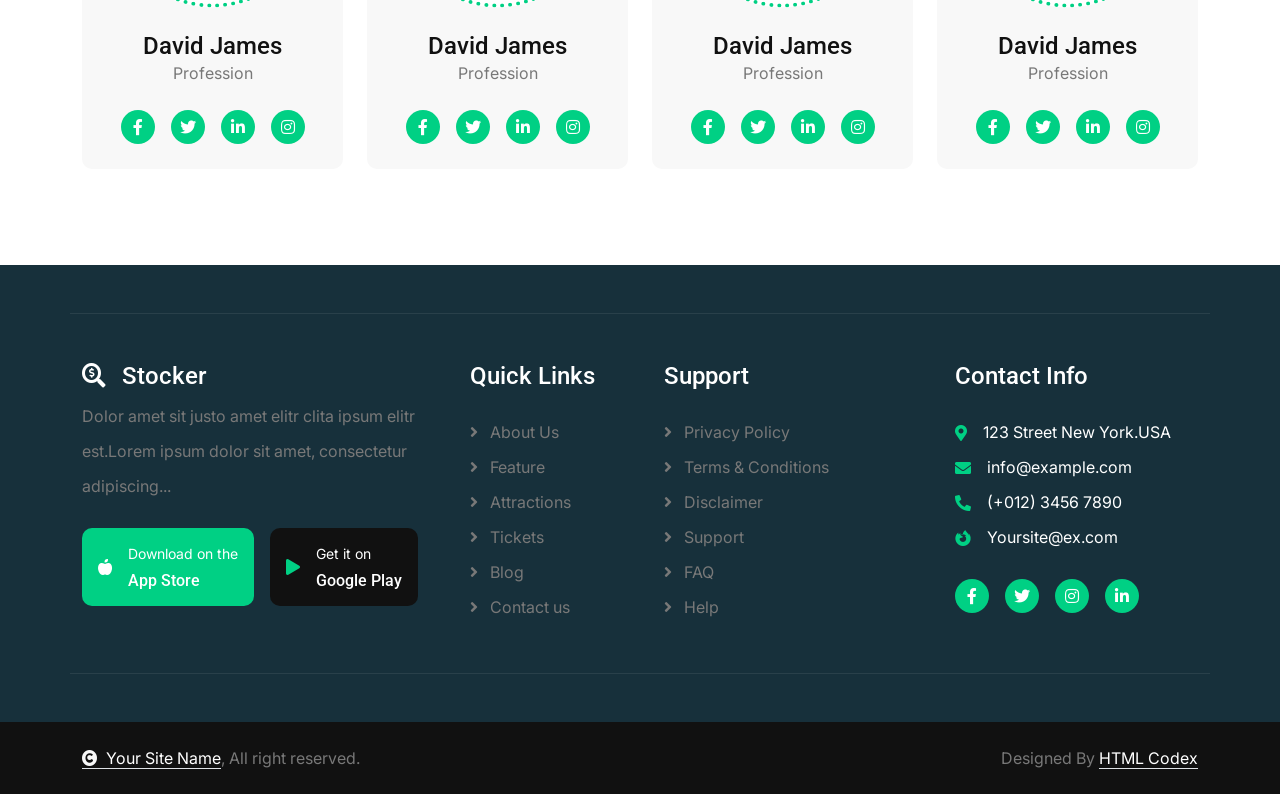
<file: Stocker/about.html>
<!DOCTYPE html>
<html lang="en">

    <head>
        <meta charset="utf-8">
        <title>Stocker - Stock Market Website Template</title>
        <meta content="width=device-width, initial-scale=1.0" name="viewport">
        <meta content="" name="keywords">
        <meta content="" name="description">

        <!-- Google Web Fonts -->
        <link rel="preconnect" href="https://fonts.googleapis.com">
        <link rel="preconnect" href="https://fonts.gstatic.com" crossorigin>
        <link href="https://fonts.googleapis.com/css2?family=Inter:wght@100..900&family=Roboto:wght@400;500;700;900&display=swap" rel="stylesheet"> 

        <!-- Icon Font Stylesheet -->
        <link rel="stylesheet" href="https://use.fontawesome.com/releases/v5.15.4/css/all.css"/>
        <link href="https://cdn.jsdelivr.net/npm/bootstrap-icons@1.4.1/font/bootstrap-icons.css" rel="stylesheet">

        <!-- Libraries Stylesheet -->
        <link href="lib/animate/animate.min.css" rel="stylesheet">
        <link href="lib/lightbox/css/lightbox.min.css" rel="stylesheet">
        <link href="lib/owlcarousel/assets/owl.carousel.min.css" rel="stylesheet">


        <!-- Customized Bootstrap Stylesheet -->
        <link href="css/bootstrap.min.css" rel="stylesheet">

        <!-- Template Stylesheet -->
        <link href="css/style.css" rel="stylesheet">
    </head>

    <body>

        <!-- Spinner Start -->
        <div id="spinner" class="show bg-white position-fixed translate-middle w-100 vh-100 top-50 start-50 d-flex align-items-center justify-content-center">
            <div class="spinner-border text-primary" style="width: 3rem; height: 3rem;" role="status">
                <span class="sr-only">Loading...</span>
            </div>
        </div>
        <!-- Spinner End -->

        <!-- Topbar Start -->
        <div class="container-fluid topbar bg-light px-5 d-none d-lg-block">
            <div class="row gx-0 align-items-center">
                <div class="col-lg-8 text-center text-lg-start mb-2 mb-lg-0">
                    <div class="d-flex flex-wrap">
                        <a href="#" class="text-muted small me-4"><i class="fas fa-map-marker-alt text-primary me-2"></i>Find A Location</a>
                        <a href="tel:+01234567890" class="text-muted small me-4"><i class="fas fa-phone-alt text-primary me-2"></i>+01234567890</a>
                        <a href="mailto:example@gmail.com" class="text-muted small me-0"><i class="fas fa-envelope text-primary me-2"></i>Example@gmail.com</a>
                    </div>
                </div>
                <div class="col-lg-4 text-center text-lg-end">
                    <div class="d-inline-flex align-items-center" style="height: 45px;">
                        <a href="#"><small class="me-3 text-dark"><i class="fa fa-user text-primary me-2"></i>Register</small></a>
                        <a href="#"><small class="me-3 text-dark"><i class="fa fa-sign-in-alt text-primary me-2"></i>Login</small></a>
                        <div class="dropdown">
                            <a href="#" class="dropdown-toggle text-dark" data-bs-toggle="dropdown"><small><i class="fa fa-home text-primary me-2"></i> My Dashboard</small></a>
                            <div class="dropdown-menu rounded">
                                <a href="#" class="dropdown-item"><i class="fas fa-user-alt me-2"></i> My Profile</a>
                                <a href="#" class="dropdown-item"><i class="fas fa-comment-alt me-2"></i> Inbox</a>
                                <a href="#" class="dropdown-item"><i class="fas fa-bell me-2"></i> Notifications</a>
                                <a href="#" class="dropdown-item"><i class="fas fa-cog me-2"></i> Account Settings</a>
                                <a href="#" class="dropdown-item"><i class="fas fa-power-off me-2"></i> Log Out</a>
                            </div>
                        </div>
                    </div>
                </div>
            </div>
        </div>
        <!-- Topbar End -->

        <!-- Navbar & Hero Start -->
        <div class="container-fluid position-relative p-0">
            <nav class="navbar navbar-expand-lg navbar-light px-4 px-lg-5 py-3 py-lg-0">
                <a href="" class="navbar-brand p-0">
                    <h1 class="text-primary"><i class="fas fa-search-dollar me-3"></i>Stocker</h1>
                    <!-- <img src="img/logo.png" alt="Logo"> -->
                </a>
                <button class="navbar-toggler" type="button" data-bs-toggle="collapse" data-bs-target="#navbarCollapse">
                    <span class="fa fa-bars"></span>
                </button>
                <div class="collapse navbar-collapse" id="navbarCollapse">
                    <div class="navbar-nav ms-auto py-0">
                        <a href="index.html" class="nav-item nav-link">Home</a>
                        <a href="about.html" class="nav-item nav-link active">About</a>
                        <a href="service.html" class="nav-item nav-link">Services</a>
                        <div class="nav-item dropdown">
                            <a href="#" class="nav-link" data-bs-toggle="dropdown">
                                <span class="dropdown-toggle">Pages</span>
                            </a>
                            <div class="dropdown-menu m-0">
                                <a href="blog.html" class="dropdown-item">Blog</a>
                                <a href="team.html" class="dropdown-item">Our team</a>
                                <a href="404.html" class="dropdown-item">404 Page</a>
                            </div>
                        </div>
                        <a href="contact.html" class="nav-item nav-link">Contact Us</a>
                    </div>
                    <a href="https://htmlcodex.com/downloading/?item=3447" class="btn btn-primary rounded-pill py-2 px-4 my-3 my-lg-0 flex-shrink-0">Buy Pro Version</a>
                </div>
            </nav>

            <!-- Header Start -->
            <div class="container-fluid bg-breadcrumb">
                <div class="container text-center py-5" style="max-width: 900px;">
                    <h4 class="text-white display-4 mb-4 wow fadeInDown" data-wow-delay="0.1s">About Us</h4>
                    <ol class="breadcrumb d-flex justify-content-center mb-0 wow fadeInDown" data-wow-delay="0.3s">
                        <li class="breadcrumb-item"><a href="index.html">Home</a></li>
                        <li class="breadcrumb-item"><a href="#">Pages</a></li>
                        <li class="breadcrumb-item active text-primary">About</li>
                    </ol>    
                </div>
            </div>
            <!-- Header End -->
        </div>
        <!-- Navbar & Hero End -->


        <!-- Abvout Start -->
        <div class="container-fluid about py-5">
            <div class="container py-5">
                <div class="row g-5 align-items-center">
                    <div class="col-xl-7 wow fadeInLeft" data-wow-delay="0.2s">
                        <div>
                            <h4 class="text-primary">About Us</h4>
                            <h1 class="display-5 mb-4">Meet our company unless miss the opportunity</h1>
                            <p class="mb-4">Lorem, ipsum dolor sit amet consectetur adipisicing elit. Cum velit temporibus repudiandae ipsa, eaque perspiciatis cumque incidunt tenetur sequi reiciendis.
                            </p>
                            <div class="row g-4">
                                <div class="col-md-6 col-lg-6 col-xl-6">
                                    <div class="d-flex">
                                        <div><i class="fas fa-lightbulb fa-3x text-primary"></i></div>
                                        <div class="ms-4">
                                            <h4>Business Consuluting</h4>
                                            <p>Lorem ipsum dolor sit amet consectetur, adipisicing elit.</p>
                                        </div>
                                    </div>
                                </div>
                                <div class="col-md-6 col-lg-6 col-xl-6">
                                    <div class="d-flex">
                                        <div><i class="bi bi-bookmark-heart-fill fa-3x text-primary"></i></div>
                                        <div class="ms-4">
                                            <h4>Year Of Expertise</h4>
                                            <p>Lorem ipsum dolor sit amet consectetur, adipisicing elit.</p>
                                        </div>
                                    </div>
                                </div>
                                <div class="col-sm-6">
                                    <a href="#" class="btn btn-primary rounded-pill py-3 px-5 flex-shrink-0">Discover Now</a>
                                </div>
                                <div class="col-sm-6">
                                    <div class="d-flex">
                                        <i class="fas fa-phone-alt fa-2x text-primary me-4"></i>
                                        <div>
                                            <h4>Call Us</h4>
                                            <p class="mb-0 fs-5" style="letter-spacing: 1px;">+01234567890</p>
                                        </div>
                                    </div>
                                </div>
                            </div>
                        </div>
                    </div>
                    <div class="col-xl-5 wow fadeInRight" data-wow-delay="0.2s">
                        <div class="bg-primary rounded position-relative overflow-hidden">
                            <img src="img/about-2.png" class="img-fluid rounded w-100" alt="">
                            
                            <div class="" style="position: absolute; top: -15px; right: -15px;">
                                <img src="img/about-3.png" class="img-fluid" style="width: 150px; height: 150px; opacity: 0.7;" alt="">
                            </div>
                            <div class="" style="position: absolute; top: -20px; left: 10px; transform: rotate(90deg);">
                                <img src="img/about-4.png" class="img-fluid" style="width: 100px; height: 150px; opacity: 0.9;" alt="">
                            </div>
                            <div class="rounded-bottom">
                                <img src="img/about-5.jpg" class="img-fluid rounded-bottom w-100" alt="">
                            </div>
                        </div>
                    </div>
                </div>
            </div>
        </div>
        <!-- About End -->

        <!-- Team Start -->
        <div class="container-fluid team pb-5">
            <div class="container pb-5">
                <div class="text-center mx-auto pb-5 wow fadeInUp" data-wow-delay="0.2s" style="max-width: 800px;">
                    <h4 class="text-primary">Our Team</h4>
                    <h1 class="display-5 mb-4">Meet Our Advisers</h1>
                    <p class="mb-0">Lorem ipsum dolor, sit amet consectetur adipisicing elit. Tenetur adipisci facilis cupiditate recusandae aperiam temporibus corporis itaque quis facere, numquam, ad culpa deserunt sint dolorem autem obcaecati, ipsam mollitia hic.
                    </p>
                </div>
                <div class="row g-4">
                    <div class="col-md-6 col-lg-6 col-xl-3 wow fadeInUp" data-wow-delay="0.2s">
                        <div class="team-item">
                            <div class="team-img">
                                <img src="img/team-1.jpg" class="img-fluid" alt="">
                            </div>
                            <div class="team-title">
                                <h4 class="mb-0">David James</h4>
                                <p class="mb-0">Profession</p>
                            </div>
                            <div class="team-icon">
                                <a class="btn btn-primary btn-sm-square rounded-circle me-3" href=""><i class="fab fa-facebook-f"></i></a>
                                <a class="btn btn-primary btn-sm-square rounded-circle me-3" href=""><i class="fab fa-twitter"></i></a>
                                <a class="btn btn-primary btn-sm-square rounded-circle me-3" href=""><i class="fab fa-linkedin-in"></i></a>
                                <a class="btn btn-primary btn-sm-square rounded-circle me-0" href=""><i class="fab fa-instagram"></i></a>
                            </div>
                        </div>
                    </div>
                    <div class="col-md-6 col-lg-6 col-xl-3 wow fadeInUp" data-wow-delay="0.4s">
                        <div class="team-item">
                            <div class="team-img">
                                <img src="img/team-2.jpg" class="img-fluid" alt="">
                            </div>
                            <div class="team-title">
                                <h4 class="mb-0">David James</h4>
                                <p class="mb-0">Profession</p>
                            </div>
                            <div class="team-icon">
                                <a class="btn btn-primary btn-sm-square rounded-circle me-3" href=""><i class="fab fa-facebook-f"></i></a>
                                <a class="btn btn-primary btn-sm-square rounded-circle me-3" href=""><i class="fab fa-twitter"></i></a>
                                <a class="btn btn-primary btn-sm-square rounded-circle me-3" href=""><i class="fab fa-linkedin-in"></i></a>
                                <a class="btn btn-primary btn-sm-square rounded-circle me-0" href=""><i class="fab fa-instagram"></i></a>
                            </div>
                        </div>
                    </div>
                    <div class="col-md-6 col-lg-6 col-xl-3 wow fadeInUp" data-wow-delay="0.6s">
                        <div class="team-item">
                            <div class="team-img">
                                <img src="img/team-3.jpg" class="img-fluid" alt="">
                            </div>
                            <div class="team-title">
                                <h4 class="mb-0">David James</h4>
                                <p class="mb-0">Profession</p>
                            </div>
                            <div class="team-icon">
                                <a class="btn btn-primary btn-sm-square rounded-circle me-3" href=""><i class="fab fa-facebook-f"></i></a>
                                <a class="btn btn-primary btn-sm-square rounded-circle me-3" href=""><i class="fab fa-twitter"></i></a>
                                <a class="btn btn-primary btn-sm-square rounded-circle me-3" href=""><i class="fab fa-linkedin-in"></i></a>
                                <a class="btn btn-primary btn-sm-square rounded-circle me-0" href=""><i class="fab fa-instagram"></i></a>
                            </div>
                        </div>
                    </div>
                    <div class="col-md-6 col-lg-6 col-xl-3 wow fadeInUp" data-wow-delay="0.8s">
                        <div class="team-item">
                            <div class="team-img">
                                <img src="img/team-4.jpg" class="img-fluid" alt="">
                            </div>
                            <div class="team-title">
                                <h4 class="mb-0">David James</h4>
                                <p class="mb-0">Profession</p>
                            </div>
                            <div class="team-icon">
                                <a class="btn btn-primary btn-sm-square rounded-circle me-3" href=""><i class="fab fa-facebook-f"></i></a>
                                <a class="btn btn-primary btn-sm-square rounded-circle me-3" href=""><i class="fab fa-twitter"></i></a>
                                <a class="btn btn-primary btn-sm-square rounded-circle me-3" href=""><i class="fab fa-linkedin-in"></i></a>
                                <a class="btn btn-primary btn-sm-square rounded-circle me-0" href=""><i class="fab fa-instagram"></i></a>
                            </div>
                        </div>
                    </div>
                </div>
            </div>
        </div>
        <!-- Team End -->

        <!-- Footer Start -->
        <div class="container-fluid footer py-5 wow fadeIn" data-wow-delay="0.2s">
            <div class="container py-5 border-start-0 border-end-0" style="border: 1px solid; border-color: rgb(255, 255, 255, 0.08);">
                <div class="row g-5">
                    <div class="col-md-6 col-lg-6 col-xl-4">
                        <div class="footer-item">
                            <a href="index.html" class="p-0">
                                <h4 class="text-white"><i class="fas fa-search-dollar me-3"></i>Stocker</h4>
                                <!-- <img src="img/logo.png" alt="Logo"> -->
                            </a>
                            <p class="mb-4">Dolor amet sit justo amet elitr clita ipsum elitr est.Lorem ipsum dolor sit amet, consectetur adipiscing...</p>
                            <div class="d-flex">
                                <a href="#" class="bg-primary d-flex rounded align-items-center py-2 px-3 me-2">
                                    <i class="fas fa-apple-alt text-white"></i>
                                    <div class="ms-3">
                                        <small class="text-white">Download on the</small>
                                        <h6 class="text-white">App Store</h6>
                                    </div>
                                </a>
                                <a href="#" class="bg-dark d-flex rounded align-items-center py-2 px-3 ms-2">
                                    <i class="fas fa-play text-primary"></i>
                                    <div class="ms-3">
                                        <small class="text-white">Get it on</small>
                                        <h6 class="text-white">Google Play</h6>
                                    </div>
                                </a>
                            </div>
                        </div>
                    </div>
                    <div class="col-md-6 col-lg-6 col-xl-2">
                        <div class="footer-item">
                            <h4 class="text-white mb-4">Quick Links</h4>
                            <a href="#"><i class="fas fa-angle-right me-2"></i> About Us</a>
                            <a href="#"><i class="fas fa-angle-right me-2"></i> Feature</a>
                            <a href="#"><i class="fas fa-angle-right me-2"></i> Attractions</a>
                            <a href="#"><i class="fas fa-angle-right me-2"></i> Tickets</a>
                            <a href="#"><i class="fas fa-angle-right me-2"></i> Blog</a>
                            <a href="#"><i class="fas fa-angle-right me-2"></i> Contact us</a>
                        </div>
                    </div>
                    <div class="col-md-6 col-lg-6 col-xl-3">
                        <div class="footer-item">
                            <h4 class="text-white mb-4">Support</h4>
                            <a href="#"><i class="fas fa-angle-right me-2"></i> Privacy Policy</a>
                            <a href="#"><i class="fas fa-angle-right me-2"></i> Terms & Conditions</a>
                            <a href="#"><i class="fas fa-angle-right me-2"></i> Disclaimer</a>
                            <a href="#"><i class="fas fa-angle-right me-2"></i> Support</a>
                            <a href="#"><i class="fas fa-angle-right me-2"></i> FAQ</a>
                            <a href="#"><i class="fas fa-angle-right me-2"></i> Help</a>
                        </div>
                    </div>
                    <div class="col-md-6 col-lg-6 col-xl-3">
                        <div class="footer-item">
                            <h4 class="text-white mb-4">Contact Info</h4>
                            <div class="d-flex align-items-center">
                                <i class="fas fa-map-marker-alt text-primary me-3"></i>
                                <p class="text-white mb-0">123 Street New York.USA</p>
                            </div>
                            <div class="d-flex align-items-center">
                                <i class="fas fa-envelope text-primary me-3"></i>
                                <p class="text-white mb-0">info@example.com</p>
                            </div>
                            <div class="d-flex align-items-center">
                                <i class="fa fa-phone-alt text-primary me-3"></i>
                                <p class="text-white mb-0">(+012) 3456 7890</p>
                            </div>
                            <div class="d-flex align-items-center mb-4">
                                <i class="fab fa-firefox-browser text-primary me-3"></i>
                                <p class="text-white mb-0">Yoursite@ex.com</p>
                            </div>
                            <div class="d-flex">
                                <a class="btn btn-primary btn-sm-square rounded-circle me-3" href="#"><i class="fab fa-facebook-f text-white"></i></a>
                                <a class="btn btn-primary btn-sm-square rounded-circle me-3" href="#"><i class="fab fa-twitter text-white"></i></a>
                                <a class="btn btn-primary btn-sm-square rounded-circle me-3" href="#"><i class="fab fa-instagram text-white"></i></a>
                                <a class="btn btn-primary btn-sm-square rounded-circle me-0" href="#"><i class="fab fa-linkedin-in text-white"></i></a>
                            </div>
                        </div>
                    </div>
                </div>
            </div>
        </div>
        <!-- Footer End -->
        
        <!-- Copyright Start -->
        <div class="container-fluid copyright py-4">
            <div class="container">
                <div class="row g-4 align-items-center">
                    <div class="col-md-6 text-center text-md-start mb-md-0">
                        <span class="text-body"><a href="#" class="border-bottom text-white"><i class="fas fa-copyright text-light me-2"></i>Your Site Name</a>, All right reserved.</span>
                    </div>
                    <div class="col-md-6 text-center text-md-end text-body">
                        <!--/*** The author’s attribution link must remain intact in the template. ***/-->
                        <!--/*** If you wish to remove this credit link, please purchase the Pro Version . ***/-->
                        Designed By <a class="border-bottom text-white" href="https://htmlcodex.com">HTML Codex</a>
                    </div>
                </div>
            </div>
        </div>
        <!-- Copyright End -->


        <!-- Back to Top -->
        <a href="#" class="btn btn-primary btn-lg-square rounded-circle back-to-top"><i class="fa fa-arrow-up"></i></a>   

        
        <!-- JavaScript Libraries -->
        <script src="https://ajax.googleapis.com/ajax/libs/jquery/3.6.4/jquery.min.js"></script>
        <script src="https://cdn.jsdelivr.net/npm/bootstrap@5.0.0/dist/js/bootstrap.bundle.min.js"></script>
        <script src="lib/wow/wow.min.js"></script>
        <script src="lib/easing/easing.min.js"></script>
        <script src="lib/waypoints/waypoints.min.js"></script>
        <script src="lib/counterup/counterup.min.js"></script>
        <script src="lib/lightbox/js/lightbox.min.js"></script>
        <script src="lib/owlcarousel/owl.carousel.min.js"></script>
        

        <!-- Template Javascript -->
        <script src="js/main.js"></script>
    </body>

</html>
</file>
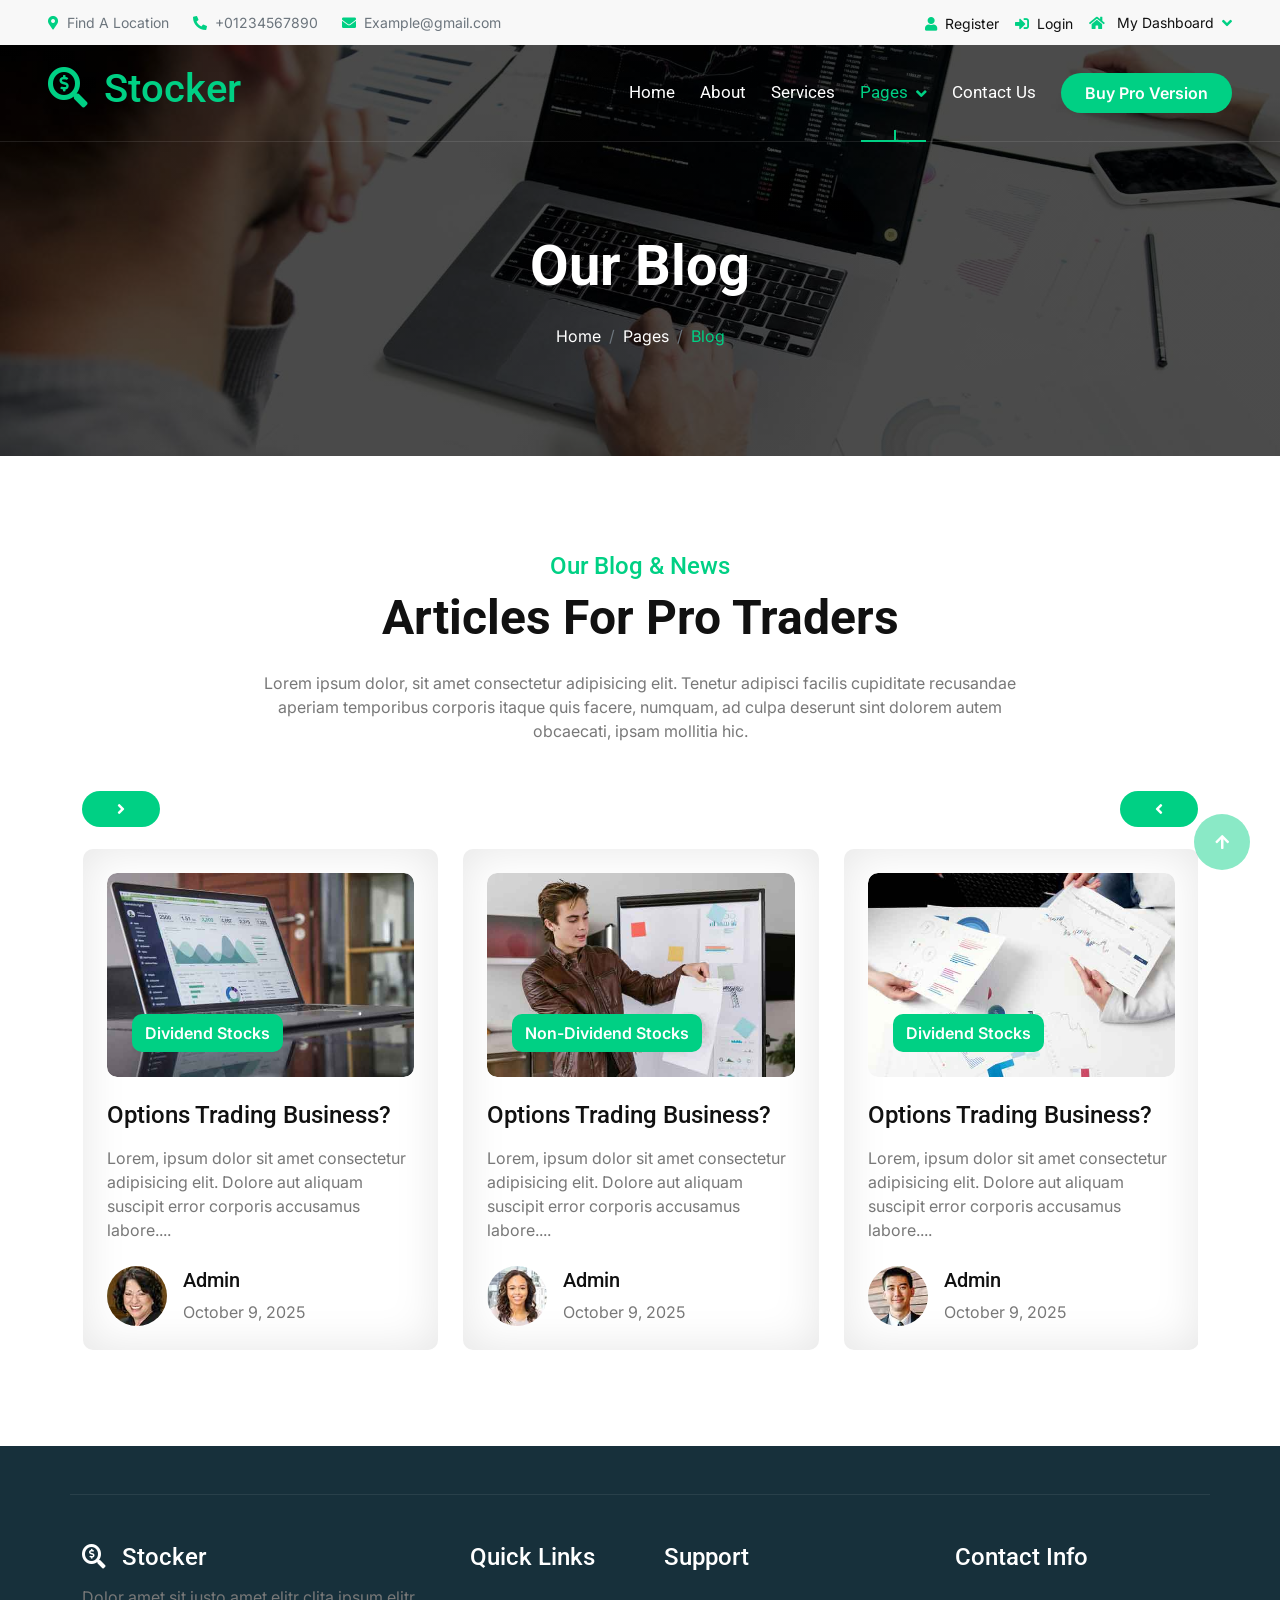
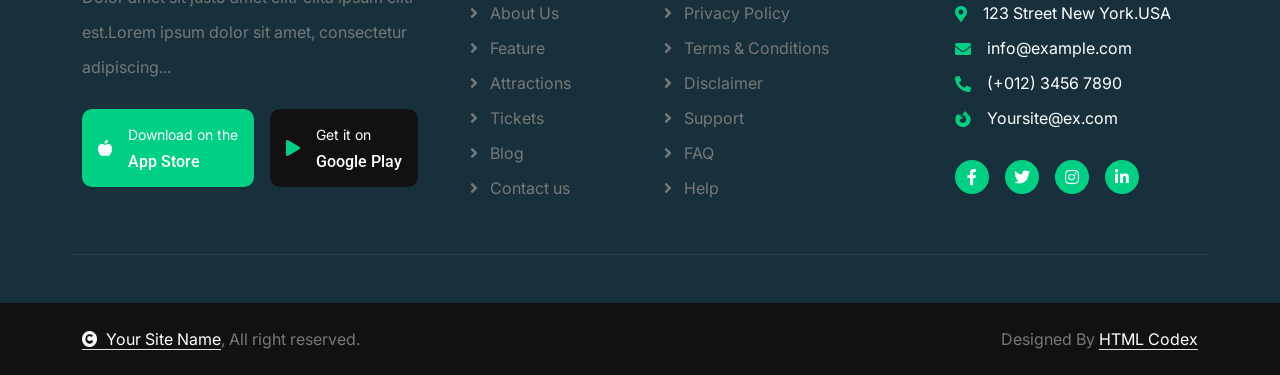
<file: Stocker/blog.html>
<!DOCTYPE html>
<html lang="en">

    <head>
        <meta charset="utf-8">
        <title>Stocker - Stock Market Website Template</title>
        <meta content="width=device-width, initial-scale=1.0" name="viewport">
        <meta content="" name="keywords">
        <meta content="" name="description">

        <!-- Google Web Fonts -->
        <link rel="preconnect" href="https://fonts.googleapis.com">
        <link rel="preconnect" href="https://fonts.gstatic.com" crossorigin>
        <link href="https://fonts.googleapis.com/css2?family=Inter:wght@100..900&family=Roboto:wght@400;500;700;900&display=swap" rel="stylesheet"> 

        <!-- Icon Font Stylesheet -->
        <link rel="stylesheet" href="https://use.fontawesome.com/releases/v5.15.4/css/all.css"/>
        <link href="https://cdn.jsdelivr.net/npm/bootstrap-icons@1.4.1/font/bootstrap-icons.css" rel="stylesheet">

        <!-- Libraries Stylesheet -->
        <link href="lib/animate/animate.min.css" rel="stylesheet">
        <link href="lib/lightbox/css/lightbox.min.css" rel="stylesheet">
        <link href="lib/owlcarousel/assets/owl.carousel.min.css" rel="stylesheet">


        <!-- Customized Bootstrap Stylesheet -->
        <link href="css/bootstrap.min.css" rel="stylesheet">

        <!-- Template Stylesheet -->
        <link href="css/style.css" rel="stylesheet">
    </head>

    <body>

        <!-- Spinner Start -->
        <div id="spinner" class="show bg-white position-fixed translate-middle w-100 vh-100 top-50 start-50 d-flex align-items-center justify-content-center">
            <div class="spinner-border text-primary" style="width: 3rem; height: 3rem;" role="status">
                <span class="sr-only">Loading...</span>
            </div>
        </div>
        <!-- Spinner End -->

        <!-- Topbar Start -->
        <div class="container-fluid topbar bg-light px-5 d-none d-lg-block">
            <div class="row gx-0 align-items-center">
                <div class="col-lg-8 text-center text-lg-start mb-2 mb-lg-0">
                    <div class="d-flex flex-wrap">
                        <a href="#" class="text-muted small me-4"><i class="fas fa-map-marker-alt text-primary me-2"></i>Find A Location</a>
                        <a href="tel:+01234567890" class="text-muted small me-4"><i class="fas fa-phone-alt text-primary me-2"></i>+01234567890</a>
                        <a href="mailto:example@gmail.com" class="text-muted small me-0"><i class="fas fa-envelope text-primary me-2"></i>Example@gmail.com</a>
                    </div>
                </div>
                <div class="col-lg-4 text-center text-lg-end">
                    <div class="d-inline-flex align-items-center" style="height: 45px;">
                        <a href="#"><small class="me-3 text-dark"><i class="fa fa-user text-primary me-2"></i>Register</small></a>
                        <a href="#"><small class="me-3 text-dark"><i class="fa fa-sign-in-alt text-primary me-2"></i>Login</small></a>
                        <div class="dropdown">
                            <a href="#" class="dropdown-toggle text-dark" data-bs-toggle="dropdown"><small><i class="fa fa-home text-primary me-2"></i> My Dashboard</small></a>
                            <div class="dropdown-menu rounded">
                                <a href="#" class="dropdown-item"><i class="fas fa-user-alt me-2"></i> My Profile</a>
                                <a href="#" class="dropdown-item"><i class="fas fa-comment-alt me-2"></i> Inbox</a>
                                <a href="#" class="dropdown-item"><i class="fas fa-bell me-2"></i> Notifications</a>
                                <a href="#" class="dropdown-item"><i class="fas fa-cog me-2"></i> Account Settings</a>
                                <a href="#" class="dropdown-item"><i class="fas fa-power-off me-2"></i> Log Out</a>
                            </div>
                        </div>
                    </div>
                </div>
            </div>
        </div>
        <!-- Topbar End -->

        <!-- Navbar & Hero Start -->
        <div class="container-fluid position-relative p-0">
            <nav class="navbar navbar-expand-lg navbar-light px-4 px-lg-5 py-3 py-lg-0">
                <a href="" class="navbar-brand p-0">
                    <h1 class="text-primary"><i class="fas fa-search-dollar me-3"></i>Stocker</h1>
                    <!-- <img src="img/logo.png" alt="Logo"> -->
                </a>
                <button class="navbar-toggler" type="button" data-bs-toggle="collapse" data-bs-target="#navbarCollapse">
                    <span class="fa fa-bars"></span>
                </button>
                <div class="collapse navbar-collapse" id="navbarCollapse">
                    <div class="navbar-nav ms-auto py-0">
                        <a href="index.html" class="nav-item nav-link">Home</a>
                        <a href="about.html" class="nav-item nav-link">About</a>
                        <a href="service.html" class="nav-item nav-link">Services</a>
                        <div class="nav-item dropdown">
                            <a href="#" class="nav-link active" data-bs-toggle="dropdown">
                                <span class="dropdown-toggle">Pages</span>
                            </a>
                            <div class="dropdown-menu m-0">
                                <a href="blog.html" class="dropdown-item active">Blog</a>
                                <a href="team.html" class="dropdown-item">Our team</a>
                                <a href="404.html" class="dropdown-item">404 Page</a>
                            </div>
                        </div>
                        <a href="contact.html" class="nav-item nav-link">Contact Us</a>
                    </div>
                    <a href="https://htmlcodex.com/downloading/?item=3447" class="btn btn-primary rounded-pill py-2 px-4 my-3 my-lg-0 flex-shrink-0">Buy Pro Version</a>
                </div>
            </nav>

            <!-- Header Start -->
            <div class="container-fluid bg-breadcrumb">
                <div class="container text-center py-5" style="max-width: 900px;">
                    <h4 class="text-white display-4 mb-4 wow fadeInDown" data-wow-delay="0.1s">Our Blog</h4>
                    <ol class="breadcrumb d-flex justify-content-center mb-0 wow fadeInDown" data-wow-delay="0.3s">
                        <li class="breadcrumb-item"><a href="index.html">Home</a></li>
                        <li class="breadcrumb-item"><a href="#">Pages</a></li>
                        <li class="breadcrumb-item active text-primary">Blog</li>
                    </ol>    
                </div>
            </div>
            <!-- Header End -->
        </div>
        <!-- Navbar & Hero End -->


        <!-- Blog Start -->
        <div class="container-fluid blog py-5">
            <div class="container py-5">
                <div class="text-center mx-auto pb-5 wow fadeInUp" data-wow-delay="0.2s" style="max-width: 800px;">
                    <h4 class="text-primary">Our Blog & News</h4>
                    <h1 class="display-5 mb-4">Articles For Pro Traders</h1>
                    <p class="mb-0">Lorem ipsum dolor, sit amet consectetur adipisicing elit. Tenetur adipisci facilis cupiditate recusandae aperiam temporibus corporis itaque quis facere, numquam, ad culpa deserunt sint dolorem autem obcaecati, ipsam mollitia hic.
                    </p>
                </div>
                <div class="owl-carousel blog-carousel wow fadeInUp" data-wow-delay="0.2s">
                    <div class="blog-item p-4">
                        <div class="blog-img mb-4">
                            <img src="img/service-1.jpg" class="img-fluid w-100 rounded" alt="">
                            <div class="blog-title">
                                <a href="#" class="btn">Dividend Stocks</a>
                            </div>
                        </div>
                        <a href="#" class="h4 d-inline-block mb-3">Options Trading Business?</a>
                        <p class="mb-4">Lorem, ipsum dolor sit amet consectetur adipisicing elit. Dolore aut aliquam suscipit error corporis accusamus labore....
                        </p>
                        <div class="d-flex align-items-center">
                            <img src="img/testimonial-1.jpg" class="img-fluid rounded-circle" style="width: 60px; height: 60px;" alt="">
                            <div class="ms-3">
                                <h5>Admin</h5>
                                <p class="mb-0">October 9, 2025</p>
                            </div>
                        </div>
                    </div>
                    <div class="blog-item p-4">
                        <div class="blog-img mb-4">
                            <img src="img/service-2.jpg" class="img-fluid w-100 rounded" alt="">
                            <div class="blog-title">
                                <a href="#" class="btn">Non-Dividend Stocks</a>
                            </div>
                        </div>
                        <a href="#" class="h4 d-inline-block mb-3">Options Trading Business?</a>
                        <p class="mb-4">Lorem, ipsum dolor sit amet consectetur adipisicing elit. Dolore aut aliquam suscipit error corporis accusamus labore....
                        </p>
                        <div class="d-flex align-items-center">
                            <img src="img/testimonial-2.jpg" class="img-fluid rounded-circle" style="width: 60px; height: 60px;" alt="">
                            <div class="ms-3">
                                <h5>Admin</h5>
                                <p class="mb-0">October 9, 2025</p>
                            </div>
                        </div>
                    </div>
                    <div class="blog-item p-4">
                        <div class="blog-img mb-4">
                            <img src="img/service-3.jpg" class="img-fluid w-100 rounded" alt="">
                            <div class="blog-title">
                                <a href="#" class="btn">Dividend Stocks</a>
                            </div>
                        </div>
                        <a href="#" class="h4 d-inline-block mb-3">Options Trading Business?</a>
                        <p class="mb-4">Lorem, ipsum dolor sit amet consectetur adipisicing elit. Dolore aut aliquam suscipit error corporis accusamus labore....
                        </p>
                        <div class="d-flex align-items-center">
                            <img src="img/testimonial-3.jpg" class="img-fluid rounded-circle" style="width: 60px; height: 60px;" alt="">
                            <div class="ms-3">
                                <h5>Admin</h5>
                                <p class="mb-0">October 9, 2025</p>
                            </div>
                        </div>
                    </div>
                    <div class="blog-item p-4">
                        <div class="blog-img mb-4">
                            <img src="img/service-4.jpg" class="img-fluid w-100 rounded" alt="">
                            <div class="blog-title">
                                <a href="#" class="btn">Non-Dividend Stocks</a>
                            </div>
                        </div>
                        <a href="#" class="h4 d-inline-block mb-3">Options Trading Business?</a>
                        <p class="mb-4">Lorem, ipsum dolor sit amet consectetur adipisicing elit. Dolore aut aliquam suscipit error corporis accusamus labore....
                        </p>
                        <div class="d-flex align-items-center">
                            <img src="img/testimonial-1.jpg" class="img-fluid rounded-circle" style="width: 60px; height: 60px;" alt="">
                            <div class="ms-3">
                                <h5>Admin</h5>
                                <p class="mb-0">October 9, 2025</p>
                            </div>
                        </div>
                    </div>
                </div>
            </div>
        </div>
        <!-- Blog End -->

        <!-- Footer Start -->
        <div class="container-fluid footer py-5 wow fadeIn" data-wow-delay="0.2s">
            <div class="container py-5 border-start-0 border-end-0" style="border: 1px solid; border-color: rgb(255, 255, 255, 0.08);">
                <div class="row g-5">
                    <div class="col-md-6 col-lg-6 col-xl-4">
                        <div class="footer-item">
                            <a href="index.html" class="p-0">
                                <h4 class="text-white"><i class="fas fa-search-dollar me-3"></i>Stocker</h4>
                                <!-- <img src="img/logo.png" alt="Logo"> -->
                            </a>
                            <p class="mb-4">Dolor amet sit justo amet elitr clita ipsum elitr est.Lorem ipsum dolor sit amet, consectetur adipiscing...</p>
                            <div class="d-flex">
                                <a href="#" class="bg-primary d-flex rounded align-items-center py-2 px-3 me-2">
                                    <i class="fas fa-apple-alt text-white"></i>
                                    <div class="ms-3">
                                        <small class="text-white">Download on the</small>
                                        <h6 class="text-white">App Store</h6>
                                    </div>
                                </a>
                                <a href="#" class="bg-dark d-flex rounded align-items-center py-2 px-3 ms-2">
                                    <i class="fas fa-play text-primary"></i>
                                    <div class="ms-3">
                                        <small class="text-white">Get it on</small>
                                        <h6 class="text-white">Google Play</h6>
                                    </div>
                                </a>
                            </div>
                        </div>
                    </div>
                    <div class="col-md-6 col-lg-6 col-xl-2">
                        <div class="footer-item">
                            <h4 class="text-white mb-4">Quick Links</h4>
                            <a href="#"><i class="fas fa-angle-right me-2"></i> About Us</a>
                            <a href="#"><i class="fas fa-angle-right me-2"></i> Feature</a>
                            <a href="#"><i class="fas fa-angle-right me-2"></i> Attractions</a>
                            <a href="#"><i class="fas fa-angle-right me-2"></i> Tickets</a>
                            <a href="#"><i class="fas fa-angle-right me-2"></i> Blog</a>
                            <a href="#"><i class="fas fa-angle-right me-2"></i> Contact us</a>
                        </div>
                    </div>
                    <div class="col-md-6 col-lg-6 col-xl-3">
                        <div class="footer-item">
                            <h4 class="text-white mb-4">Support</h4>
                            <a href="#"><i class="fas fa-angle-right me-2"></i> Privacy Policy</a>
                            <a href="#"><i class="fas fa-angle-right me-2"></i> Terms & Conditions</a>
                            <a href="#"><i class="fas fa-angle-right me-2"></i> Disclaimer</a>
                            <a href="#"><i class="fas fa-angle-right me-2"></i> Support</a>
                            <a href="#"><i class="fas fa-angle-right me-2"></i> FAQ</a>
                            <a href="#"><i class="fas fa-angle-right me-2"></i> Help</a>
                        </div>
                    </div>
                    <div class="col-md-6 col-lg-6 col-xl-3">
                        <div class="footer-item">
                            <h4 class="text-white mb-4">Contact Info</h4>
                            <div class="d-flex align-items-center">
                                <i class="fas fa-map-marker-alt text-primary me-3"></i>
                                <p class="text-white mb-0">123 Street New York.USA</p>
                            </div>
                            <div class="d-flex align-items-center">
                                <i class="fas fa-envelope text-primary me-3"></i>
                                <p class="text-white mb-0">info@example.com</p>
                            </div>
                            <div class="d-flex align-items-center">
                                <i class="fa fa-phone-alt text-primary me-3"></i>
                                <p class="text-white mb-0">(+012) 3456 7890</p>
                            </div>
                            <div class="d-flex align-items-center mb-4">
                                <i class="fab fa-firefox-browser text-primary me-3"></i>
                                <p class="text-white mb-0">Yoursite@ex.com</p>
                            </div>
                            <div class="d-flex">
                                <a class="btn btn-primary btn-sm-square rounded-circle me-3" href="#"><i class="fab fa-facebook-f text-white"></i></a>
                                <a class="btn btn-primary btn-sm-square rounded-circle me-3" href="#"><i class="fab fa-twitter text-white"></i></a>
                                <a class="btn btn-primary btn-sm-square rounded-circle me-3" href="#"><i class="fab fa-instagram text-white"></i></a>
                                <a class="btn btn-primary btn-sm-square rounded-circle me-0" href="#"><i class="fab fa-linkedin-in text-white"></i></a>
                            </div>
                        </div>
                    </div>
                </div>
            </div>
        </div>
        <!-- Footer End -->
        
        <!-- Copyright Start -->
        <div class="container-fluid copyright py-4">
            <div class="container">
                <div class="row g-4 align-items-center">
                    <div class="col-md-6 text-center text-md-start mb-md-0">
                        <span class="text-body"><a href="#" class="border-bottom text-white"><i class="fas fa-copyright text-light me-2"></i>Your Site Name</a>, All right reserved.</span>
                    </div>
                    <div class="col-md-6 text-center text-md-end text-body">
                        <!--/*** The author’s attribution link must remain intact in the template. ***/-->
                        <!--/*** If you wish to remove this credit link, please purchase the Pro Version . ***/-->
                        Designed By <a class="border-bottom text-white" href="https://htmlcodex.com">HTML Codex</a>
                    </div>
                </div>
            </div>
        </div>
        <!-- Copyright End -->


        <!-- Back to Top -->
        <a href="#" class="btn btn-primary btn-lg-square rounded-circle back-to-top"><i class="fa fa-arrow-up"></i></a>   

        
        <!-- JavaScript Libraries -->
        <script src="https://ajax.googleapis.com/ajax/libs/jquery/3.6.4/jquery.min.js"></script>
        <script src="https://cdn.jsdelivr.net/npm/bootstrap@5.0.0/dist/js/bootstrap.bundle.min.js"></script>
        <script src="lib/wow/wow.min.js"></script>
        <script src="lib/easing/easing.min.js"></script>
        <script src="lib/waypoints/waypoints.min.js"></script>
        <script src="lib/counterup/counterup.min.js"></script>
        <script src="lib/lightbox/js/lightbox.min.js"></script>
        <script src="lib/owlcarousel/owl.carousel.min.js"></script>
        

        <!-- Template Javascript -->
        <script src="js/main.js"></script>
    </body>

</html>
</file>
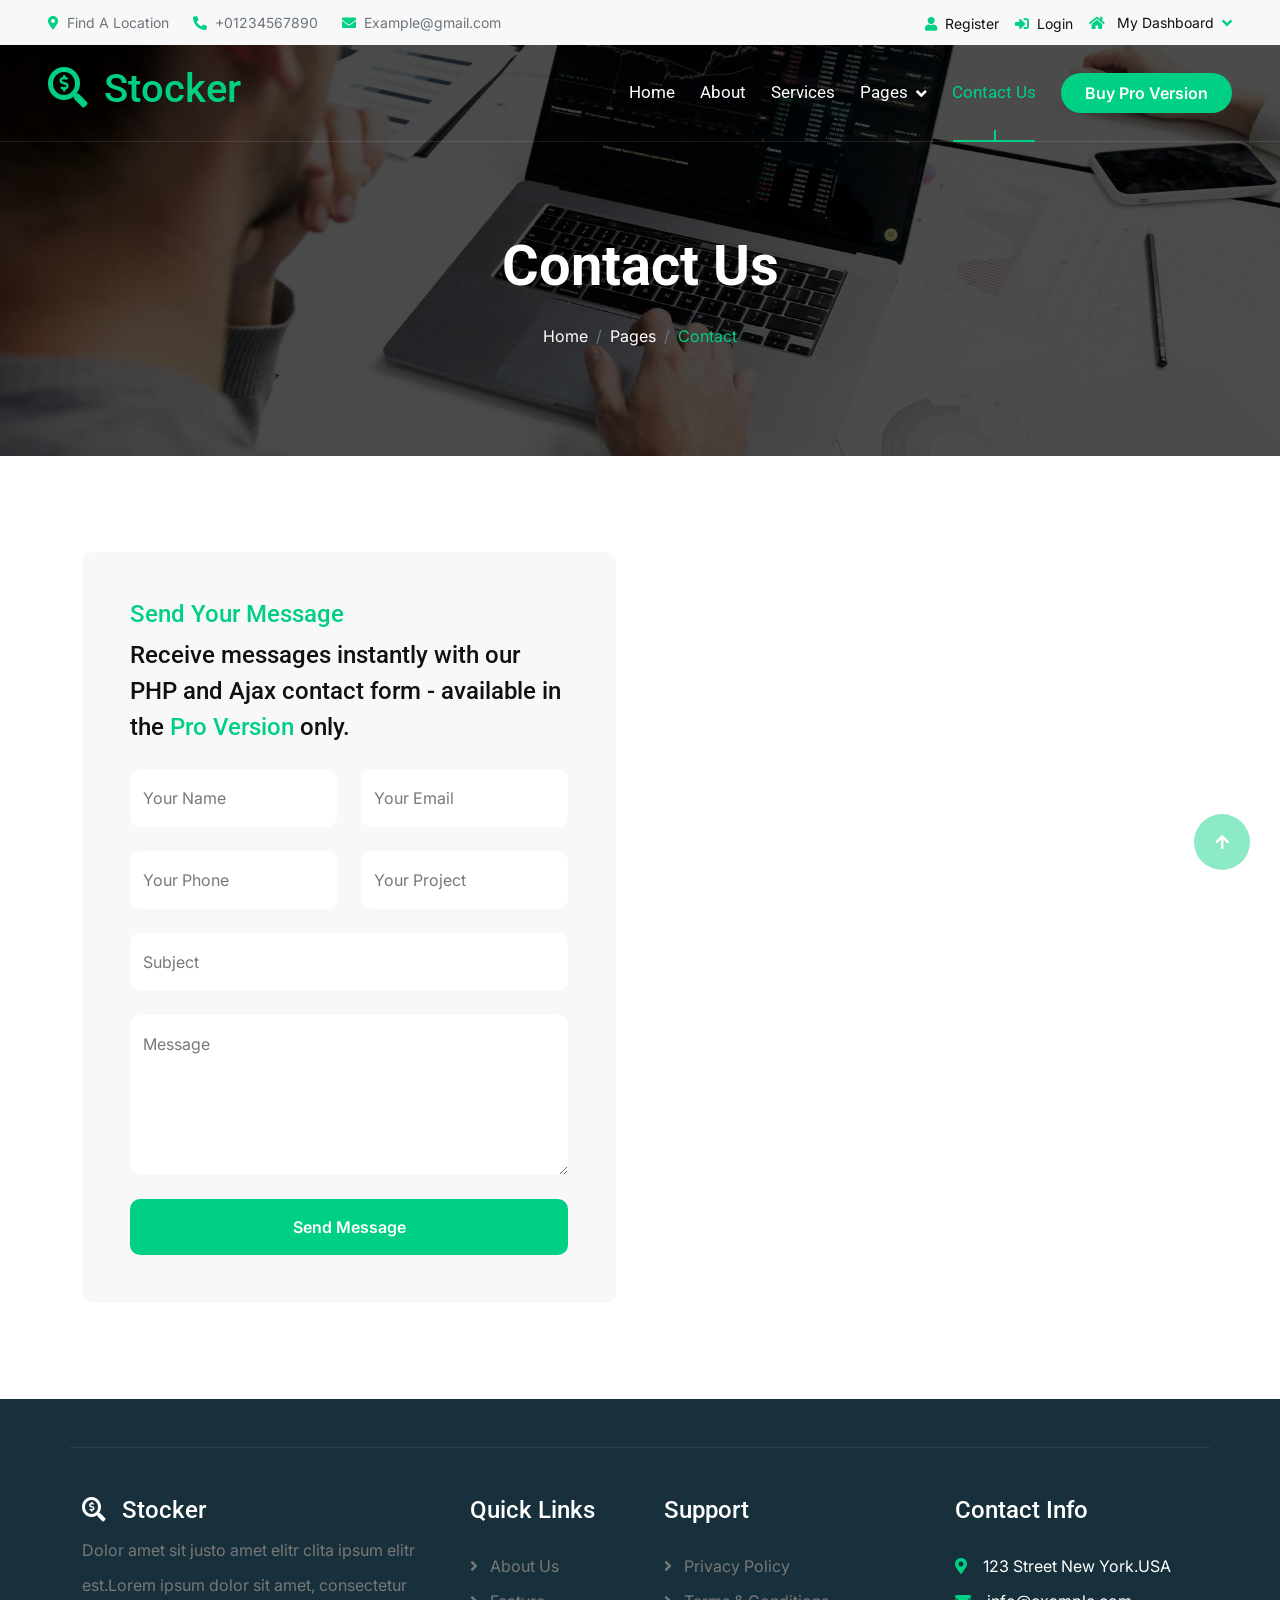
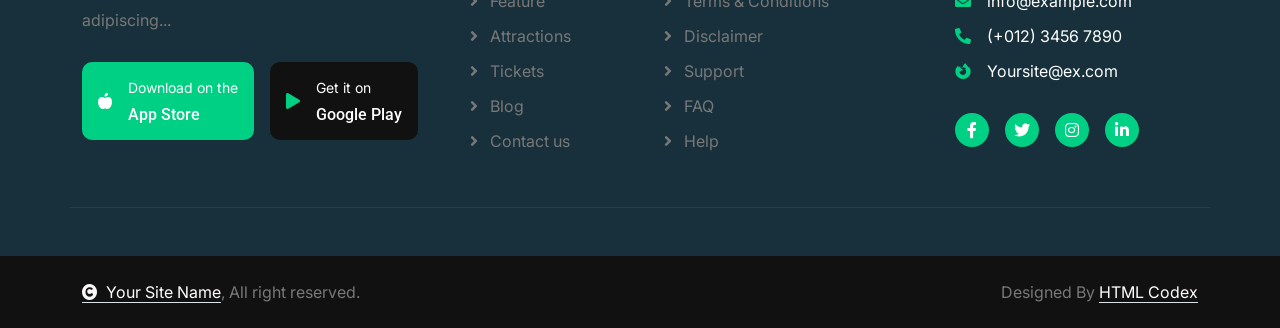
<file: Stocker/contact.html>
<!DOCTYPE html>
<html lang="en">

    <head>
        <meta charset="utf-8">
        <title>Stocker - Stock Market Website Template</title>
        <meta content="width=device-width, initial-scale=1.0" name="viewport">
        <meta content="" name="keywords">
        <meta content="" name="description">

        <!-- Google Web Fonts -->
        <link rel="preconnect" href="https://fonts.googleapis.com">
        <link rel="preconnect" href="https://fonts.gstatic.com" crossorigin>
        <link href="https://fonts.googleapis.com/css2?family=Inter:wght@100..900&family=Roboto:wght@400;500;700;900&display=swap" rel="stylesheet"> 

        <!-- Icon Font Stylesheet -->
        <link rel="stylesheet" href="https://use.fontawesome.com/releases/v5.15.4/css/all.css"/>
        <link href="https://cdn.jsdelivr.net/npm/bootstrap-icons@1.4.1/font/bootstrap-icons.css" rel="stylesheet">

        <!-- Libraries Stylesheet -->
        <link href="lib/animate/animate.min.css" rel="stylesheet">
        <link href="lib/lightbox/css/lightbox.min.css" rel="stylesheet">
        <link href="lib/owlcarousel/assets/owl.carousel.min.css" rel="stylesheet">


        <!-- Customized Bootstrap Stylesheet -->
        <link href="css/bootstrap.min.css" rel="stylesheet">

        <!-- Template Stylesheet -->
        <link href="css/style.css" rel="stylesheet">
    </head>

    <body>

        <!-- Spinner Start -->
        <div id="spinner" class="show bg-white position-fixed translate-middle w-100 vh-100 top-50 start-50 d-flex align-items-center justify-content-center">
            <div class="spinner-border text-primary" style="width: 3rem; height: 3rem;" role="status">
                <span class="sr-only">Loading...</span>
            </div>
        </div>
        <!-- Spinner End -->

        <!-- Topbar Start -->
        <div class="container-fluid topbar bg-light px-5 d-none d-lg-block">
            <div class="row gx-0 align-items-center">
                <div class="col-lg-8 text-center text-lg-start mb-2 mb-lg-0">
                    <div class="d-flex flex-wrap">
                        <a href="#" class="text-muted small me-4"><i class="fas fa-map-marker-alt text-primary me-2"></i>Find A Location</a>
                        <a href="tel:+01234567890" class="text-muted small me-4"><i class="fas fa-phone-alt text-primary me-2"></i>+01234567890</a>
                        <a href="mailto:example@gmail.com" class="text-muted small me-0"><i class="fas fa-envelope text-primary me-2"></i>Example@gmail.com</a>
                    </div>
                </div>
                <div class="col-lg-4 text-center text-lg-end">
                    <div class="d-inline-flex align-items-center" style="height: 45px;">
                        <a href="#"><small class="me-3 text-dark"><i class="fa fa-user text-primary me-2"></i>Register</small></a>
                        <a href="#"><small class="me-3 text-dark"><i class="fa fa-sign-in-alt text-primary me-2"></i>Login</small></a>
                        <div class="dropdown">
                            <a href="#" class="dropdown-toggle text-dark" data-bs-toggle="dropdown"><small><i class="fa fa-home text-primary me-2"></i> My Dashboard</small></a>
                            <div class="dropdown-menu rounded">
                                <a href="#" class="dropdown-item"><i class="fas fa-user-alt me-2"></i> My Profile</a>
                                <a href="#" class="dropdown-item"><i class="fas fa-comment-alt me-2"></i> Inbox</a>
                                <a href="#" class="dropdown-item"><i class="fas fa-bell me-2"></i> Notifications</a>
                                <a href="#" class="dropdown-item"><i class="fas fa-cog me-2"></i> Account Settings</a>
                                <a href="#" class="dropdown-item"><i class="fas fa-power-off me-2"></i> Log Out</a>
                            </div>
                        </div>
                    </div>
                </div>
            </div>
        </div>
        <!-- Topbar End -->

        <!-- Navbar & Hero Start -->
        <div class="container-fluid position-relative p-0">
            <nav class="navbar navbar-expand-lg navbar-light px-4 px-lg-5 py-3 py-lg-0">
                <a href="" class="navbar-brand p-0">
                    <h1 class="text-primary"><i class="fas fa-search-dollar me-3"></i>Stocker</h1>
                    <!-- <img src="img/logo.png" alt="Logo"> -->
                </a>
                <button class="navbar-toggler" type="button" data-bs-toggle="collapse" data-bs-target="#navbarCollapse">
                    <span class="fa fa-bars"></span>
                </button>
                <div class="collapse navbar-collapse" id="navbarCollapse">
                    <div class="navbar-nav ms-auto py-0">
                        <a href="index.html" class="nav-item nav-link">Home</a>
                        <a href="about.html" class="nav-item nav-link">About</a>
                        <a href="service.html" class="nav-item nav-link">Services</a>
                        <div class="nav-item dropdown">
                            <a href="#" class="nav-link" data-bs-toggle="dropdown">
                                <span class="dropdown-toggle">Pages</span>
                            </a>
                            <div class="dropdown-menu m-0">
                                <a href="blog.html" class="dropdown-item">Blog</a>
                                <a href="team.html" class="dropdown-item">Our team</a>
                                <a href="404.html" class="dropdown-item">404 Page</a>
                            </div>
                        </div>
                        <a href="contact.html" class="nav-item nav-link active">Contact Us</a>
                    </div>
                    <a href="https://htmlcodex.com/downloading/?item=3447" class="btn btn-primary rounded-pill py-2 px-4 my-3 my-lg-0 flex-shrink-0">Buy Pro Version</a>
                </div>
            </nav>

            <!-- Header Start -->
            <div class="container-fluid bg-breadcrumb">
                <div class="container text-center py-5" style="max-width: 900px;">
                    <h4 class="text-white display-4 mb-4 wow fadeInDown" data-wow-delay="0.1s">Contact Us</h4>
                    <ol class="breadcrumb d-flex justify-content-center mb-0 wow fadeInDown" data-wow-delay="0.3s">
                        <li class="breadcrumb-item"><a href="index.html">Home</a></li>
                        <li class="breadcrumb-item"><a href="#">Pages</a></li>
                        <li class="breadcrumb-item active text-primary">Contact</li>
                    </ol>    
                </div>
            </div>
            <!-- Header End -->
        </div>
        <!-- Navbar & Hero End -->

        <!-- Contact Start -->
        <div class="container-fluid contact py-5">
            <div class="container py-5">
                <div class="row g-5">
                    <div class="col-xl-6">
                        <div class="wow fadeInUp" data-wow-delay="0.2s">
                            <div class="bg-light p-5 rounded h-100">
                                <h4 class="text-primary">Send Your Message</h4>
                                <h4 class="lh-base mb-4">Receive messages instantly with our PHP and Ajax contact form - available in the <a href="https://htmlcodex.com/downloading/?item=3447">Pro Version</a> only.</h4>
                                <form>
                                    <div class="row g-4">
                                        <div class="col-lg-12 col-xl-6">
                                            <div class="form-floating">
                                                <input type="text" class="form-control border-0" id="name" placeholder="Your Name">
                                                <label for="name">Your Name</label>
                                            </div>
                                        </div>
                                        <div class="col-lg-12 col-xl-6">
                                            <div class="form-floating">
                                                <input type="email" class="form-control border-0" id="email" placeholder="Your Email">
                                                <label for="email">Your Email</label>
                                            </div>
                                        </div>
                                        <div class="col-lg-12 col-xl-6">
                                            <div class="form-floating">
                                                <input type="phone" class="form-control border-0" id="phone" placeholder="Phone">
                                                <label for="phone">Your Phone</label>
                                            </div>
                                        </div>
                                        <div class="col-lg-12 col-xl-6">
                                            <div class="form-floating">
                                                <input type="text" class="form-control border-0" id="project" placeholder="Project">
                                                <label for="project">Your Project</label>
                                            </div>
                                        </div>
                                        <div class="col-12">
                                            <div class="form-floating">
                                                <input type="text" class="form-control border-0" id="subject" placeholder="Subject">
                                                <label for="subject">Subject</label>
                                            </div>
                                        </div>
                                        <div class="col-12">
                                            <div class="form-floating">
                                                <textarea class="form-control border-0" placeholder="Leave a message here" id="message" style="height: 160px"></textarea>
                                                <label for="message">Message</label>
                                            </div>

                                        </div>
                                        <div class="col-12">
                                            <button class="btn btn-primary w-100 py-3">Send Message</button>
                                        </div>
                                    </div>
                                </form>
                            </div>
                        </div>
                    </div>
                    <div class="col-xl-6 wow fadeInRight" data-wow-delay="0.2s">
                        <div class="rounded h-100">
                            <iframe class="rounded h-100 w-100" 
                            style="height: 400px;" src="https://www.google.com/maps/embed?pb=!1m18!1m12!1m3!1d387191.33750346623!2d-73.97968099999999!3d40.6974881!2m3!1f0!2f0!3f0!3m2!1i1024!2i768!4f13.1!3m3!1m2!1s0x89c24fa5d33f083b%3A0xc80b8f06e177fe62!2sNew%20York%2C%20NY%2C%20USA!5e0!3m2!1sen!2sbd!4v1694259649153!5m2!1sen!2sbd" 
                            loading="lazy" referrerpolicy="no-referrer-when-downgrade"></iframe>
                        </div>
                    </div>
                </div>
            </div>
        </div>
        <!-- Contact End -->

        <!-- Footer Start -->
        <div class="container-fluid footer py-5 wow fadeIn" data-wow-delay="0.2s">
            <div class="container py-5 border-start-0 border-end-0" style="border: 1px solid; border-color: rgb(255, 255, 255, 0.08);">
                <div class="row g-5">
                    <div class="col-md-6 col-lg-6 col-xl-4">
                        <div class="footer-item">
                            <a href="index.html" class="p-0">
                                <h4 class="text-white"><i class="fas fa-search-dollar me-3"></i>Stocker</h4>
                                <!-- <img src="img/logo.png" alt="Logo"> -->
                            </a>
                            <p class="mb-4">Dolor amet sit justo amet elitr clita ipsum elitr est.Lorem ipsum dolor sit amet, consectetur adipiscing...</p>
                            <div class="d-flex">
                                <a href="#" class="bg-primary d-flex rounded align-items-center py-2 px-3 me-2">
                                    <i class="fas fa-apple-alt text-white"></i>
                                    <div class="ms-3">
                                        <small class="text-white">Download on the</small>
                                        <h6 class="text-white">App Store</h6>
                                    </div>
                                </a>
                                <a href="#" class="bg-dark d-flex rounded align-items-center py-2 px-3 ms-2">
                                    <i class="fas fa-play text-primary"></i>
                                    <div class="ms-3">
                                        <small class="text-white">Get it on</small>
                                        <h6 class="text-white">Google Play</h6>
                                    </div>
                                </a>
                            </div>
                        </div>
                    </div>
                    <div class="col-md-6 col-lg-6 col-xl-2">
                        <div class="footer-item">
                            <h4 class="text-white mb-4">Quick Links</h4>
                            <a href="#"><i class="fas fa-angle-right me-2"></i> About Us</a>
                            <a href="#"><i class="fas fa-angle-right me-2"></i> Feature</a>
                            <a href="#"><i class="fas fa-angle-right me-2"></i> Attractions</a>
                            <a href="#"><i class="fas fa-angle-right me-2"></i> Tickets</a>
                            <a href="#"><i class="fas fa-angle-right me-2"></i> Blog</a>
                            <a href="#"><i class="fas fa-angle-right me-2"></i> Contact us</a>
                        </div>
                    </div>
                    <div class="col-md-6 col-lg-6 col-xl-3">
                        <div class="footer-item">
                            <h4 class="text-white mb-4">Support</h4>
                            <a href="#"><i class="fas fa-angle-right me-2"></i> Privacy Policy</a>
                            <a href="#"><i class="fas fa-angle-right me-2"></i> Terms & Conditions</a>
                            <a href="#"><i class="fas fa-angle-right me-2"></i> Disclaimer</a>
                            <a href="#"><i class="fas fa-angle-right me-2"></i> Support</a>
                            <a href="#"><i class="fas fa-angle-right me-2"></i> FAQ</a>
                            <a href="#"><i class="fas fa-angle-right me-2"></i> Help</a>
                        </div>
                    </div>
                    <div class="col-md-6 col-lg-6 col-xl-3">
                        <div class="footer-item">
                            <h4 class="text-white mb-4">Contact Info</h4>
                            <div class="d-flex align-items-center">
                                <i class="fas fa-map-marker-alt text-primary me-3"></i>
                                <p class="text-white mb-0">123 Street New York.USA</p>
                            </div>
                            <div class="d-flex align-items-center">
                                <i class="fas fa-envelope text-primary me-3"></i>
                                <p class="text-white mb-0">info@example.com</p>
                            </div>
                            <div class="d-flex align-items-center">
                                <i class="fa fa-phone-alt text-primary me-3"></i>
                                <p class="text-white mb-0">(+012) 3456 7890</p>
                            </div>
                            <div class="d-flex align-items-center mb-4">
                                <i class="fab fa-firefox-browser text-primary me-3"></i>
                                <p class="text-white mb-0">Yoursite@ex.com</p>
                            </div>
                            <div class="d-flex">
                                <a class="btn btn-primary btn-sm-square rounded-circle me-3" href="#"><i class="fab fa-facebook-f text-white"></i></a>
                                <a class="btn btn-primary btn-sm-square rounded-circle me-3" href="#"><i class="fab fa-twitter text-white"></i></a>
                                <a class="btn btn-primary btn-sm-square rounded-circle me-3" href="#"><i class="fab fa-instagram text-white"></i></a>
                                <a class="btn btn-primary btn-sm-square rounded-circle me-0" href="#"><i class="fab fa-linkedin-in text-white"></i></a>
                            </div>
                        </div>
                    </div>
                </div>
            </div>
        </div>
        <!-- Footer End -->
        
        <!-- Copyright Start -->
        <div class="container-fluid copyright py-4">
            <div class="container">
                <div class="row g-4 align-items-center">
                    <div class="col-md-6 text-center text-md-start mb-md-0">
                        <span class="text-body"><a href="#" class="border-bottom text-white"><i class="fas fa-copyright text-light me-2"></i>Your Site Name</a>, All right reserved.</span>
                    </div>
                    <div class="col-md-6 text-center text-md-end text-body">
                        <!--/*** The author’s attribution link must remain intact in the template. ***/-->
                        <!--/*** If you wish to remove this credit link, please purchase the Pro Version . ***/-->
                        Designed By <a class="border-bottom text-white" href="https://htmlcodex.com">HTML Codex</a>
                    </div>
                </div>
            </div>
        </div>
        <!-- Copyright End -->


        <!-- Back to Top -->
        <a href="#" class="btn btn-primary btn-lg-square rounded-circle back-to-top"><i class="fa fa-arrow-up"></i></a>   

        
        <!-- JavaScript Libraries -->
        <script src="https://ajax.googleapis.com/ajax/libs/jquery/3.6.4/jquery.min.js"></script>
        <script src="https://cdn.jsdelivr.net/npm/bootstrap@5.0.0/dist/js/bootstrap.bundle.min.js"></script>
        <script src="lib/wow/wow.min.js"></script>
        <script src="lib/easing/easing.min.js"></script>
        <script src="lib/waypoints/waypoints.min.js"></script>
        <script src="lib/counterup/counterup.min.js"></script>
        <script src="lib/lightbox/js/lightbox.min.js"></script>
        <script src="lib/owlcarousel/owl.carousel.min.js"></script>
        

        <!-- Template Javascript -->
        <script src="js/main.js"></script>
    </body>

</html>
</file>
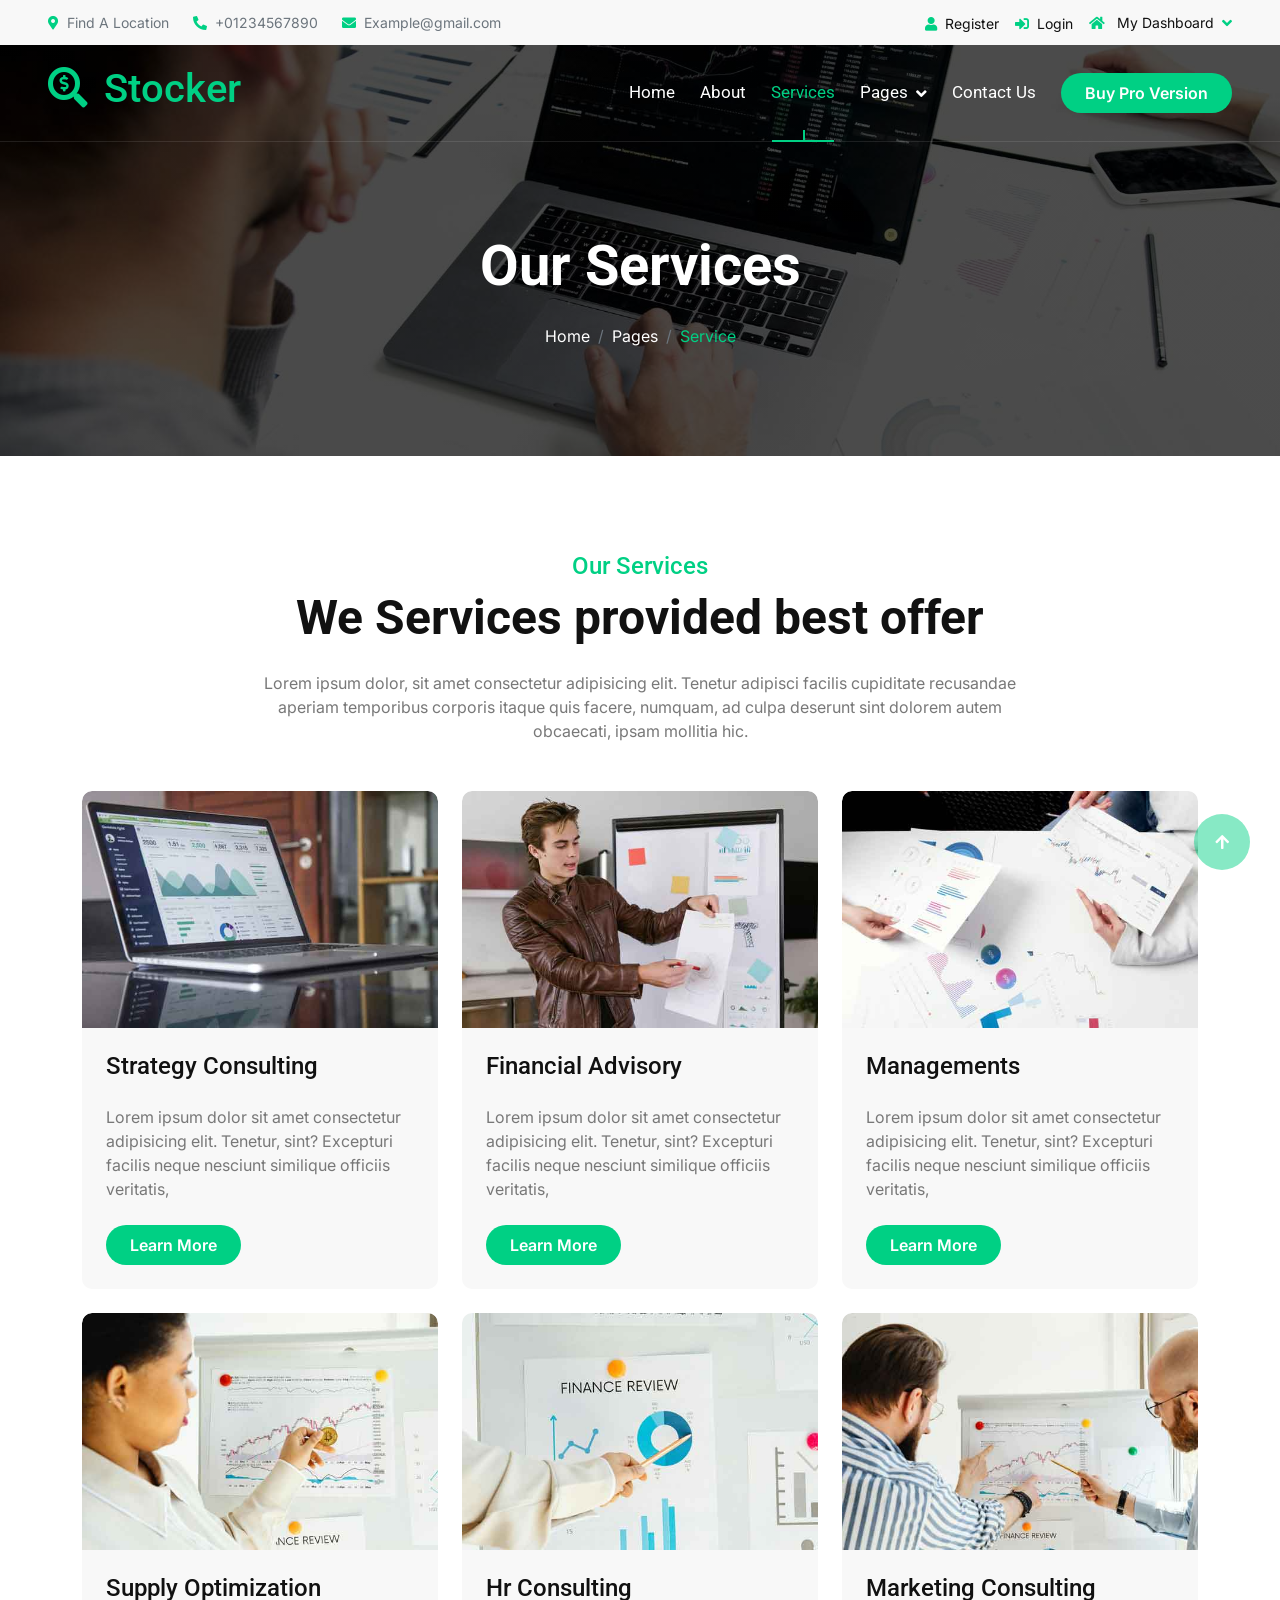
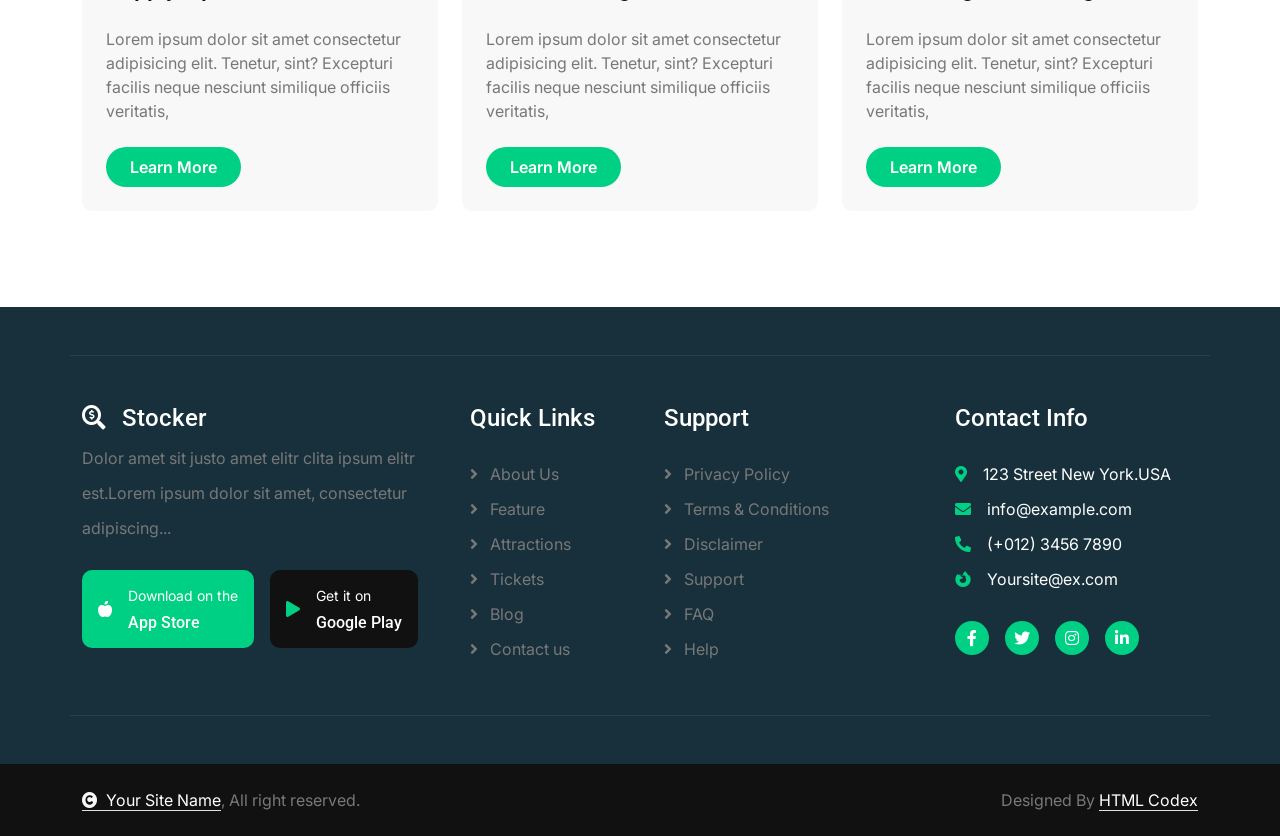
<file: Stocker/service.html>
<!DOCTYPE html>
<html lang="en">

    <head>
        <meta charset="utf-8">
        <title>Stocker - Stock Market Website Template</title>
        <meta content="width=device-width, initial-scale=1.0" name="viewport">
        <meta content="" name="keywords">
        <meta content="" name="description">

        <!-- Google Web Fonts -->
        <link rel="preconnect" href="https://fonts.googleapis.com">
        <link rel="preconnect" href="https://fonts.gstatic.com" crossorigin>
        <link href="https://fonts.googleapis.com/css2?family=Inter:wght@100..900&family=Roboto:wght@400;500;700;900&display=swap" rel="stylesheet"> 

        <!-- Icon Font Stylesheet -->
        <link rel="stylesheet" href="https://use.fontawesome.com/releases/v5.15.4/css/all.css"/>
        <link href="https://cdn.jsdelivr.net/npm/bootstrap-icons@1.4.1/font/bootstrap-icons.css" rel="stylesheet">

        <!-- Libraries Stylesheet -->
        <link href="lib/animate/animate.min.css" rel="stylesheet">
        <link href="lib/lightbox/css/lightbox.min.css" rel="stylesheet">
        <link href="lib/owlcarousel/assets/owl.carousel.min.css" rel="stylesheet">


        <!-- Customized Bootstrap Stylesheet -->
        <link href="css/bootstrap.min.css" rel="stylesheet">

        <!-- Template Stylesheet -->
        <link href="css/style.css" rel="stylesheet">
    </head>

    <body>

        <!-- Spinner Start -->
        <div id="spinner" class="show bg-white position-fixed translate-middle w-100 vh-100 top-50 start-50 d-flex align-items-center justify-content-center">
            <div class="spinner-border text-primary" style="width: 3rem; height: 3rem;" role="status">
                <span class="sr-only">Loading...</span>
            </div>
        </div>
        <!-- Spinner End -->

        <!-- Topbar Start -->
        <div class="container-fluid topbar bg-light px-5 d-none d-lg-block">
            <div class="row gx-0 align-items-center">
                <div class="col-lg-8 text-center text-lg-start mb-2 mb-lg-0">
                    <div class="d-flex flex-wrap">
                        <a href="#" class="text-muted small me-4"><i class="fas fa-map-marker-alt text-primary me-2"></i>Find A Location</a>
                        <a href="tel:+01234567890" class="text-muted small me-4"><i class="fas fa-phone-alt text-primary me-2"></i>+01234567890</a>
                        <a href="mailto:example@gmail.com" class="text-muted small me-0"><i class="fas fa-envelope text-primary me-2"></i>Example@gmail.com</a>
                    </div>
                </div>
                <div class="col-lg-4 text-center text-lg-end">
                    <div class="d-inline-flex align-items-center" style="height: 45px;">
                        <a href="#"><small class="me-3 text-dark"><i class="fa fa-user text-primary me-2"></i>Register</small></a>
                        <a href="#"><small class="me-3 text-dark"><i class="fa fa-sign-in-alt text-primary me-2"></i>Login</small></a>
                        <div class="dropdown">
                            <a href="#" class="dropdown-toggle text-dark" data-bs-toggle="dropdown"><small><i class="fa fa-home text-primary me-2"></i> My Dashboard</small></a>
                            <div class="dropdown-menu rounded">
                                <a href="#" class="dropdown-item"><i class="fas fa-user-alt me-2"></i> My Profile</a>
                                <a href="#" class="dropdown-item"><i class="fas fa-comment-alt me-2"></i> Inbox</a>
                                <a href="#" class="dropdown-item"><i class="fas fa-bell me-2"></i> Notifications</a>
                                <a href="#" class="dropdown-item"><i class="fas fa-cog me-2"></i> Account Settings</a>
                                <a href="#" class="dropdown-item"><i class="fas fa-power-off me-2"></i> Log Out</a>
                            </div>
                        </div>
                    </div>
                </div>
            </div>
        </div>
        <!-- Topbar End -->

        <!-- Navbar & Hero Start -->
        <div class="container-fluid position-relative p-0">
            <nav class="navbar navbar-expand-lg navbar-light px-4 px-lg-5 py-3 py-lg-0">
                <a href="" class="navbar-brand p-0">
                    <h1 class="text-primary"><i class="fas fa-search-dollar me-3"></i>Stocker</h1>
                    <!-- <img src="img/logo.png" alt="Logo"> -->
                </a>
                <button class="navbar-toggler" type="button" data-bs-toggle="collapse" data-bs-target="#navbarCollapse">
                    <span class="fa fa-bars"></span>
                </button>
                <div class="collapse navbar-collapse" id="navbarCollapse">
                    <div class="navbar-nav ms-auto py-0">
                        <a href="index.html" class="nav-item nav-link">Home</a>
                        <a href="about.html" class="nav-item nav-link">About</a>
                        <a href="service.html" class="nav-item nav-link active">Services</a>
                        <div class="nav-item dropdown">
                            <a href="#" class="nav-link" data-bs-toggle="dropdown">
                                <span class="dropdown-toggle">Pages</span>
                            </a>
                            <div class="dropdown-menu m-0">
                                <a href="blog.html" class="dropdown-item">Blog</a>
                                <a href="team.html" class="dropdown-item">Our team</a>
                                <a href="404.html" class="dropdown-item">404 Page</a>
                            </div>
                        </div>
                        <a href="contact.html" class="nav-item nav-link">Contact Us</a>
                    </div>
                    <a href="https://htmlcodex.com/downloading/?item=3447" class="btn btn-primary rounded-pill py-2 px-4 my-3 my-lg-0 flex-shrink-0">Buy Pro Version</a>
                </div>
            </nav>

            <!-- Header Start -->
            <div class="container-fluid bg-breadcrumb">
                <div class="container text-center py-5" style="max-width: 900px;">
                    <h4 class="text-white display-4 mb-4 wow fadeInDown" data-wow-delay="0.1s">Our Services</h4>
                    <ol class="breadcrumb d-flex justify-content-center mb-0 wow fadeInDown" data-wow-delay="0.3s">
                        <li class="breadcrumb-item"><a href="index.html">Home</a></li>
                        <li class="breadcrumb-item"><a href="#">Pages</a></li>
                        <li class="breadcrumb-item active text-primary">Service</li>
                    </ol>    
                </div>
            </div>
            <!-- Header End -->
        </div>
        <!-- Navbar & Hero End -->


        <!-- Services Start -->
        <div class="container-fluid service py-5">
            <div class="container py-5">
                <div class="text-center mx-auto pb-5 wow fadeInUp" data-wow-delay="0.2s" style="max-width: 800px;">
                    <h4 class="text-primary">Our Services</h4>
                    <h1 class="display-5 mb-4">We Services provided best offer</h1>
                    <p class="mb-0">Lorem ipsum dolor, sit amet consectetur adipisicing elit. Tenetur adipisci facilis cupiditate recusandae aperiam temporibus corporis itaque quis facere, numquam, ad culpa deserunt sint dolorem autem obcaecati, ipsam mollitia hic.
                    </p>
                </div>
                <div class="row g-4">
                    <div class="col-md-6 col-lg-4 wow fadeInUp" data-wow-delay="0.2s">
                        <div class="service-item">
                            <div class="service-img">
                                <img src="img/service-1.jpg" class="img-fluid rounded-top w-100" alt="Image">
                            </div>
                            <div class="rounded-bottom p-4">
                                <a href="#" class="h4 d-inline-block mb-4"> Strategy Consulting</a>
                                <p class="mb-4">Lorem ipsum dolor sit amet consectetur adipisicing elit. Tenetur, sint? Excepturi facilis neque nesciunt similique officiis veritatis,
                                </p>
                                <a class="btn btn-primary rounded-pill py-2 px-4" href="#">Learn More</a>
                            </div>
                        </div>
                    </div>
                    <div class="col-md-6 col-lg-4 wow fadeInUp" data-wow-delay="0.4s">
                        <div class="service-item">
                            <div class="service-img">
                                <img src="img/service-2.jpg" class="img-fluid rounded-top w-100" alt="Image">
                            </div>
                            <div class="rounded-bottom p-4">
                                <a href="#" class="h4 d-inline-block mb-4">Financial Advisory</a>
                                <p class="mb-4">Lorem ipsum dolor sit amet consectetur adipisicing elit. Tenetur, sint? Excepturi facilis neque nesciunt similique officiis veritatis,
                                </p>
                                <a class="btn btn-primary rounded-pill py-2 px-4" href="#">Learn More</a>
                            </div>
                        </div>
                    </div>
                    <div class="col-md-6 col-lg-4 wow fadeInUp" data-wow-delay="0.6s">
                        <div class="service-item">
                            <div class="service-img">
                                <img src="img/service-3.jpg" class="img-fluid rounded-top w-100" alt="Image">
                            </div>
                            <div class="rounded-bottom p-4">
                                <a href="#" class="h4 d-inline-block mb-4">Managements</a>
                                <p class="mb-4">Lorem ipsum dolor sit amet consectetur adipisicing elit. Tenetur, sint? Excepturi facilis neque nesciunt similique officiis veritatis,
                                </p>
                                <a class="btn btn-primary rounded-pill py-2 px-4" href="#">Learn More</a>
                            </div>
                        </div>
                    </div>
                    <div class="col-md-6 col-lg-4 wow fadeInUp" data-wow-delay="0.2s">
                        <div class="service-item">
                            <div class="service-img">
                                <img src="img/service-4.jpg" class="img-fluid rounded-top w-100" alt="Image">
                            </div>
                            <div class="rounded-bottom p-4">
                                <a href="#" class="h4 d-inline-block mb-4">Supply Optimization</a>
                                <p class="mb-4">Lorem ipsum dolor sit amet consectetur adipisicing elit. Tenetur, sint? Excepturi facilis neque nesciunt similique officiis veritatis,
                                </p>
                                <a class="btn btn-primary rounded-pill py-2 px-4" href="#">Learn More</a>
                            </div>
                        </div>
                    </div>
                    <div class="col-md-6 col-lg-4 wow fadeInUp" data-wow-delay="0.4s">
                        <div class="service-item">
                            <div class="service-img">
                                <img src="img/service-5.jpg" class="img-fluid rounded-top w-100" alt="Image">
                            </div>
                            <div class="rounded-bottom p-4">
                                <a href="#" class="h4 d-inline-block mb-4">Hr Consulting</a>
                                <p class="mb-4">Lorem ipsum dolor sit amet consectetur adipisicing elit. Tenetur, sint? Excepturi facilis neque nesciunt similique officiis veritatis,
                                </p>
                                <a class="btn btn-primary rounded-pill py-2 px-4" href="#">Learn More</a>
                            </div>
                        </div>
                    </div>
                    <div class="col-md-6 col-lg-4 wow fadeInUp" data-wow-delay="0.6s">
                        <div class="service-item">
                            <div class="service-img">
                                <img src="img/service-6.jpg" class="img-fluid rounded-top w-100" alt="Image">
                            </div>
                            <div class="rounded-bottom p-4">
                                <a href="#" class="h4 d-inline-block mb-4">Marketing Consulting</a>
                                <p class="mb-4">Lorem ipsum dolor sit amet consectetur adipisicing elit. Tenetur, sint? Excepturi facilis neque nesciunt similique officiis veritatis,
                                </p>
                                <a class="btn btn-primary rounded-pill py-2 px-4" href="#">Learn More</a>
                            </div>
                        </div>
                    </div>
                </div>
            </div>
        </div>
        <!-- Services End -->

        <!-- Footer Start -->
        <div class="container-fluid footer py-5 wow fadeIn" data-wow-delay="0.2s">
            <div class="container py-5 border-start-0 border-end-0" style="border: 1px solid; border-color: rgb(255, 255, 255, 0.08);">
                <div class="row g-5">
                    <div class="col-md-6 col-lg-6 col-xl-4">
                        <div class="footer-item">
                            <a href="index.html" class="p-0">
                                <h4 class="text-white"><i class="fas fa-search-dollar me-3"></i>Stocker</h4>
                                <!-- <img src="img/logo.png" alt="Logo"> -->
                            </a>
                            <p class="mb-4">Dolor amet sit justo amet elitr clita ipsum elitr est.Lorem ipsum dolor sit amet, consectetur adipiscing...</p>
                            <div class="d-flex">
                                <a href="#" class="bg-primary d-flex rounded align-items-center py-2 px-3 me-2">
                                    <i class="fas fa-apple-alt text-white"></i>
                                    <div class="ms-3">
                                        <small class="text-white">Download on the</small>
                                        <h6 class="text-white">App Store</h6>
                                    </div>
                                </a>
                                <a href="#" class="bg-dark d-flex rounded align-items-center py-2 px-3 ms-2">
                                    <i class="fas fa-play text-primary"></i>
                                    <div class="ms-3">
                                        <small class="text-white">Get it on</small>
                                        <h6 class="text-white">Google Play</h6>
                                    </div>
                                </a>
                            </div>
                        </div>
                    </div>
                    <div class="col-md-6 col-lg-6 col-xl-2">
                        <div class="footer-item">
                            <h4 class="text-white mb-4">Quick Links</h4>
                            <a href="#"><i class="fas fa-angle-right me-2"></i> About Us</a>
                            <a href="#"><i class="fas fa-angle-right me-2"></i> Feature</a>
                            <a href="#"><i class="fas fa-angle-right me-2"></i> Attractions</a>
                            <a href="#"><i class="fas fa-angle-right me-2"></i> Tickets</a>
                            <a href="#"><i class="fas fa-angle-right me-2"></i> Blog</a>
                            <a href="#"><i class="fas fa-angle-right me-2"></i> Contact us</a>
                        </div>
                    </div>
                    <div class="col-md-6 col-lg-6 col-xl-3">
                        <div class="footer-item">
                            <h4 class="text-white mb-4">Support</h4>
                            <a href="#"><i class="fas fa-angle-right me-2"></i> Privacy Policy</a>
                            <a href="#"><i class="fas fa-angle-right me-2"></i> Terms & Conditions</a>
                            <a href="#"><i class="fas fa-angle-right me-2"></i> Disclaimer</a>
                            <a href="#"><i class="fas fa-angle-right me-2"></i> Support</a>
                            <a href="#"><i class="fas fa-angle-right me-2"></i> FAQ</a>
                            <a href="#"><i class="fas fa-angle-right me-2"></i> Help</a>
                        </div>
                    </div>
                    <div class="col-md-6 col-lg-6 col-xl-3">
                        <div class="footer-item">
                            <h4 class="text-white mb-4">Contact Info</h4>
                            <div class="d-flex align-items-center">
                                <i class="fas fa-map-marker-alt text-primary me-3"></i>
                                <p class="text-white mb-0">123 Street New York.USA</p>
                            </div>
                            <div class="d-flex align-items-center">
                                <i class="fas fa-envelope text-primary me-3"></i>
                                <p class="text-white mb-0">info@example.com</p>
                            </div>
                            <div class="d-flex align-items-center">
                                <i class="fa fa-phone-alt text-primary me-3"></i>
                                <p class="text-white mb-0">(+012) 3456 7890</p>
                            </div>
                            <div class="d-flex align-items-center mb-4">
                                <i class="fab fa-firefox-browser text-primary me-3"></i>
                                <p class="text-white mb-0">Yoursite@ex.com</p>
                            </div>
                            <div class="d-flex">
                                <a class="btn btn-primary btn-sm-square rounded-circle me-3" href="#"><i class="fab fa-facebook-f text-white"></i></a>
                                <a class="btn btn-primary btn-sm-square rounded-circle me-3" href="#"><i class="fab fa-twitter text-white"></i></a>
                                <a class="btn btn-primary btn-sm-square rounded-circle me-3" href="#"><i class="fab fa-instagram text-white"></i></a>
                                <a class="btn btn-primary btn-sm-square rounded-circle me-0" href="#"><i class="fab fa-linkedin-in text-white"></i></a>
                            </div>
                        </div>
                    </div>
                </div>
            </div>
        </div>
        <!-- Footer End -->
        
        <!-- Copyright Start -->
        <div class="container-fluid copyright py-4">
            <div class="container">
                <div class="row g-4 align-items-center">
                    <div class="col-md-6 text-center text-md-start mb-md-0">
                        <span class="text-body"><a href="#" class="border-bottom text-white"><i class="fas fa-copyright text-light me-2"></i>Your Site Name</a>, All right reserved.</span>
                    </div>
                    <div class="col-md-6 text-center text-md-end text-body">
                        <!--/*** The author’s attribution link must remain intact in the template. ***/-->
                        <!--/*** If you wish to remove this credit link, please purchase the Pro Version . ***/-->
                        Designed By <a class="border-bottom text-white" href="https://htmlcodex.com">HTML Codex</a>
                    </div>
                </div>
            </div>
        </div>
        <!-- Copyright End -->


        <!-- Back to Top -->
        <a href="#" class="btn btn-primary btn-lg-square rounded-circle back-to-top"><i class="fa fa-arrow-up"></i></a>   

        
        <!-- JavaScript Libraries -->
        <script src="https://ajax.googleapis.com/ajax/libs/jquery/3.6.4/jquery.min.js"></script>
        <script src="https://cdn.jsdelivr.net/npm/bootstrap@5.0.0/dist/js/bootstrap.bundle.min.js"></script>
        <script src="lib/wow/wow.min.js"></script>
        <script src="lib/easing/easing.min.js"></script>
        <script src="lib/waypoints/waypoints.min.js"></script>
        <script src="lib/counterup/counterup.min.js"></script>
        <script src="lib/lightbox/js/lightbox.min.js"></script>
        <script src="lib/owlcarousel/owl.carousel.min.js"></script>
        

        <!-- Template Javascript -->
        <script src="js/main.js"></script>
    </body>

</html>
</file>
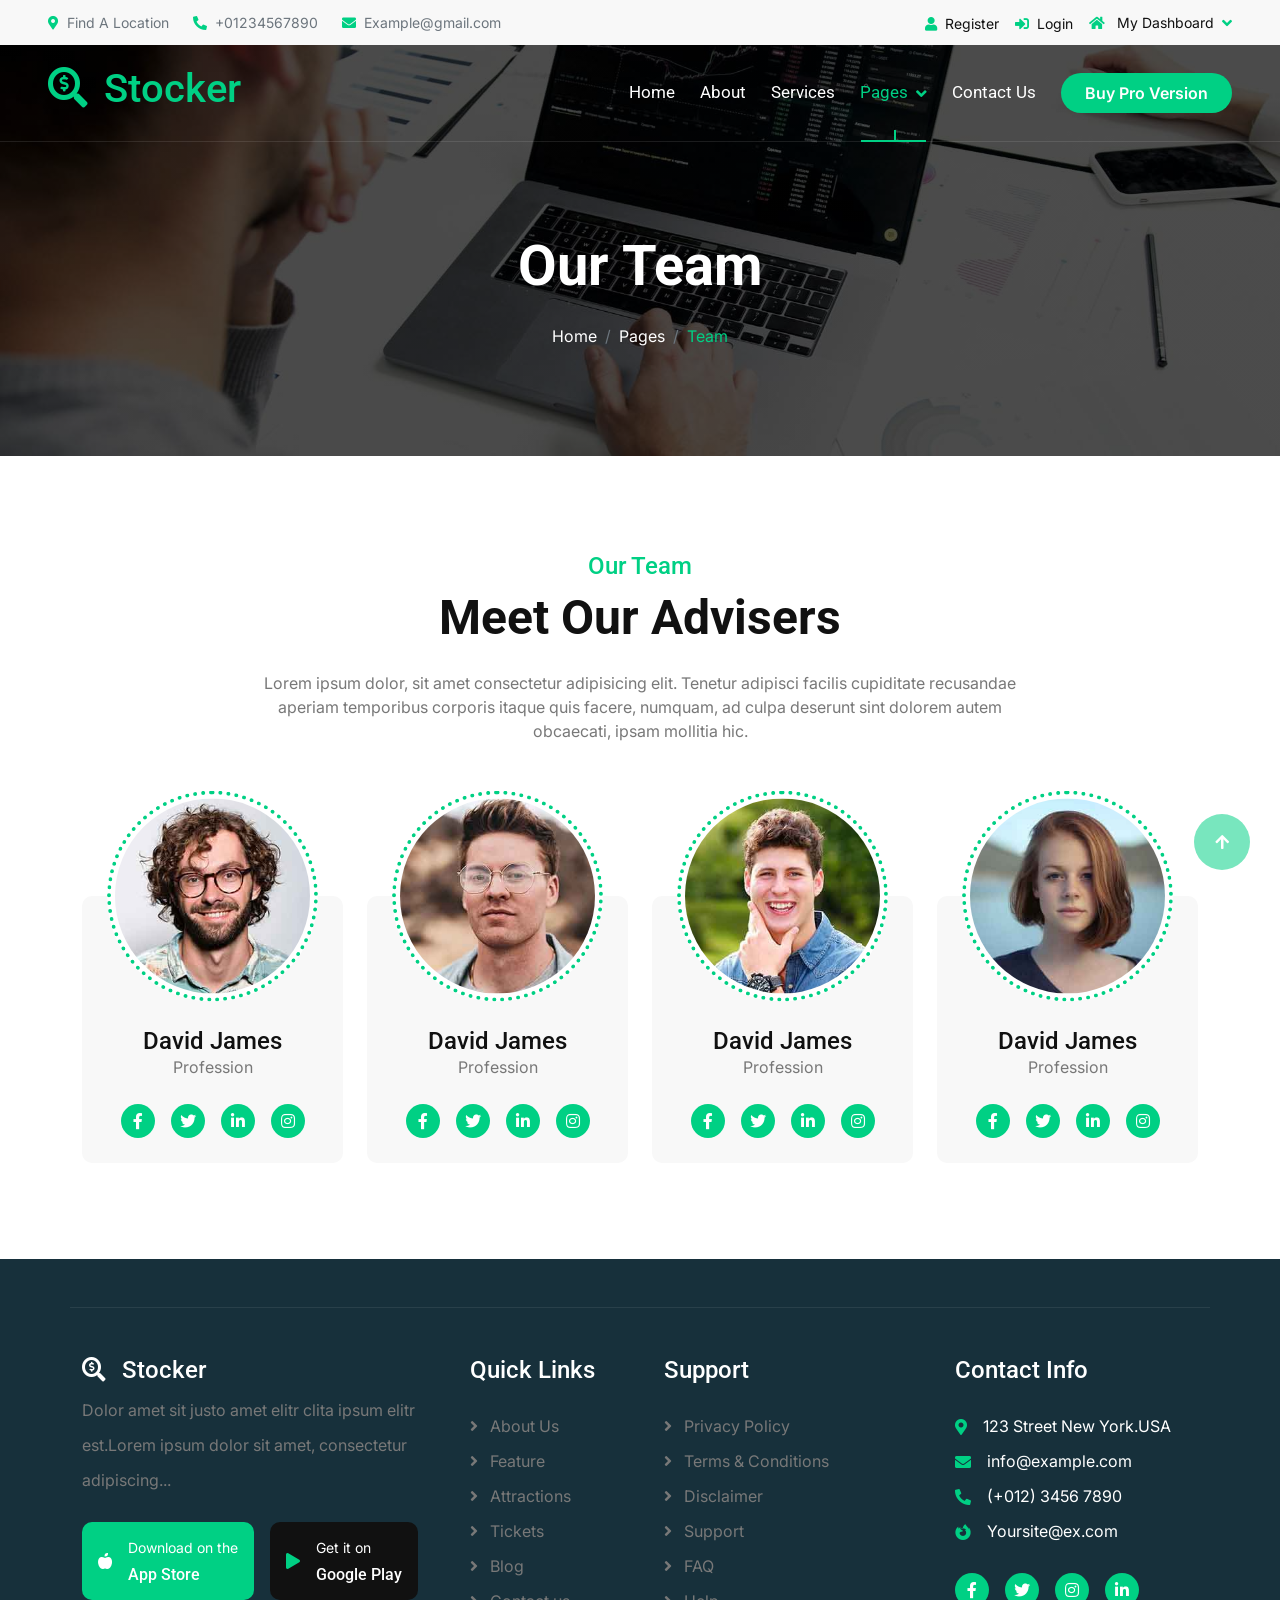
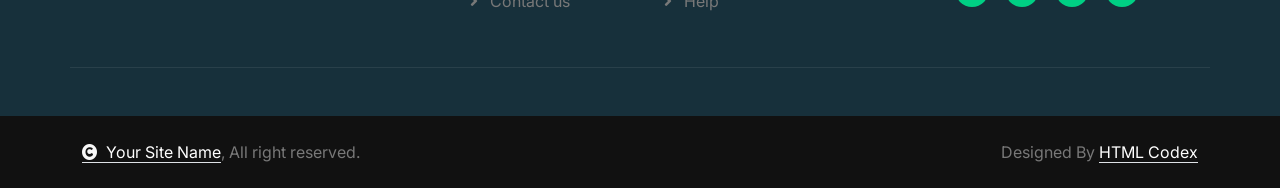
<file: Stocker/team.html>
<!DOCTYPE html>
<html lang="en">

    <head>
        <meta charset="utf-8">
        <title>Stocker - Stock Market Website Template</title>
        <meta content="width=device-width, initial-scale=1.0" name="viewport">
        <meta content="" name="keywords">
        <meta content="" name="description">

        <!-- Google Web Fonts -->
        <link rel="preconnect" href="https://fonts.googleapis.com">
        <link rel="preconnect" href="https://fonts.gstatic.com" crossorigin>
        <link href="https://fonts.googleapis.com/css2?family=Inter:wght@100..900&family=Roboto:wght@400;500;700;900&display=swap" rel="stylesheet"> 

        <!-- Icon Font Stylesheet -->
        <link rel="stylesheet" href="https://use.fontawesome.com/releases/v5.15.4/css/all.css"/>
        <link href="https://cdn.jsdelivr.net/npm/bootstrap-icons@1.4.1/font/bootstrap-icons.css" rel="stylesheet">

        <!-- Libraries Stylesheet -->
        <link href="lib/animate/animate.min.css" rel="stylesheet">
        <link href="lib/lightbox/css/lightbox.min.css" rel="stylesheet">
        <link href="lib/owlcarousel/assets/owl.carousel.min.css" rel="stylesheet">


        <!-- Customized Bootstrap Stylesheet -->
        <link href="css/bootstrap.min.css" rel="stylesheet">

        <!-- Template Stylesheet -->
        <link href="css/style.css" rel="stylesheet">
    </head>

    <body>

        <!-- Spinner Start -->
        <div id="spinner" class="show bg-white position-fixed translate-middle w-100 vh-100 top-50 start-50 d-flex align-items-center justify-content-center">
            <div class="spinner-border text-primary" style="width: 3rem; height: 3rem;" role="status">
                <span class="sr-only">Loading...</span>
            </div>
        </div>
        <!-- Spinner End -->

        <!-- Topbar Start -->
        <div class="container-fluid topbar bg-light px-5 d-none d-lg-block">
            <div class="row gx-0 align-items-center">
                <div class="col-lg-8 text-center text-lg-start mb-2 mb-lg-0">
                    <div class="d-flex flex-wrap">
                        <a href="#" class="text-muted small me-4"><i class="fas fa-map-marker-alt text-primary me-2"></i>Find A Location</a>
                        <a href="tel:+01234567890" class="text-muted small me-4"><i class="fas fa-phone-alt text-primary me-2"></i>+01234567890</a>
                        <a href="mailto:example@gmail.com" class="text-muted small me-0"><i class="fas fa-envelope text-primary me-2"></i>Example@gmail.com</a>
                    </div>
                </div>
                <div class="col-lg-4 text-center text-lg-end">
                    <div class="d-inline-flex align-items-center" style="height: 45px;">
                        <a href="#"><small class="me-3 text-dark"><i class="fa fa-user text-primary me-2"></i>Register</small></a>
                        <a href="#"><small class="me-3 text-dark"><i class="fa fa-sign-in-alt text-primary me-2"></i>Login</small></a>
                        <div class="dropdown">
                            <a href="#" class="dropdown-toggle text-dark" data-bs-toggle="dropdown"><small><i class="fa fa-home text-primary me-2"></i> My Dashboard</small></a>
                            <div class="dropdown-menu rounded">
                                <a href="#" class="dropdown-item"><i class="fas fa-user-alt me-2"></i> My Profile</a>
                                <a href="#" class="dropdown-item"><i class="fas fa-comment-alt me-2"></i> Inbox</a>
                                <a href="#" class="dropdown-item"><i class="fas fa-bell me-2"></i> Notifications</a>
                                <a href="#" class="dropdown-item"><i class="fas fa-cog me-2"></i> Account Settings</a>
                                <a href="#" class="dropdown-item"><i class="fas fa-power-off me-2"></i> Log Out</a>
                            </div>
                        </div>
                    </div>
                </div>
            </div>
        </div>
        <!-- Topbar End -->

        <!-- Navbar & Hero Start -->
        <div class="container-fluid position-relative p-0">
            <nav class="navbar navbar-expand-lg navbar-light px-4 px-lg-5 py-3 py-lg-0">
                <a href="" class="navbar-brand p-0">
                    <h1 class="text-primary"><i class="fas fa-search-dollar me-3"></i>Stocker</h1>
                    <!-- <img src="img/logo.png" alt="Logo"> -->
                </a>
                <button class="navbar-toggler" type="button" data-bs-toggle="collapse" data-bs-target="#navbarCollapse">
                    <span class="fa fa-bars"></span>
                </button>
                <div class="collapse navbar-collapse" id="navbarCollapse">
                    <div class="navbar-nav ms-auto py-0">
                        <a href="index.html" class="nav-item nav-link">Home</a>
                        <a href="about.html" class="nav-item nav-link">About</a>
                        <a href="service.html" class="nav-item nav-link">Services</a>
                        <div class="nav-item dropdown">
                            <a href="#" class="nav-link active" data-bs-toggle="dropdown">
                                <span class="dropdown-toggle">Pages</span>
                            </a>
                            <div class="dropdown-menu m-0">
                                <a href="blog.html" class="dropdown-item">Blog</a>
                                <a href="team.html" class="dropdown-item active">Our team</a>
                                <a href="404.html" class="dropdown-item">404 Page</a>
                            </div>
                        </div>
                        <a href="contact.html" class="nav-item nav-link">Contact Us</a>
                    </div>
                    <a href="https://htmlcodex.com/downloading/?item=3447" class="btn btn-primary rounded-pill py-2 px-4 my-3 my-lg-0 flex-shrink-0">Buy Pro Version</a>
                </div>
            </nav>

            <!-- Header Start -->
            <div class="container-fluid bg-breadcrumb">
                <div class="container text-center py-5" style="max-width: 900px;">
                    <h4 class="text-white display-4 mb-4 wow fadeInDown" data-wow-delay="0.1s">Our Team</h4>
                    <ol class="breadcrumb d-flex justify-content-center mb-0 wow fadeInDown" data-wow-delay="0.3s">
                        <li class="breadcrumb-item"><a href="index.html">Home</a></li>
                        <li class="breadcrumb-item"><a href="#">Pages</a></li>
                        <li class="breadcrumb-item active text-primary">Team</li>
                    </ol>    
                </div>
            </div>
            <!-- Header End -->
        </div>
        <!-- Navbar & Hero End -->


        <!-- Team Start -->
        <div class="container-fluid team py-5">
            <div class="container py-5">
                <div class="text-center mx-auto pb-5 wow fadeInUp" data-wow-delay="0.2s" style="max-width: 800px;">
                    <h4 class="text-primary">Our Team</h4>
                    <h1 class="display-5 mb-4">Meet Our Advisers</h1>
                    <p class="mb-0">Lorem ipsum dolor, sit amet consectetur adipisicing elit. Tenetur adipisci facilis cupiditate recusandae aperiam temporibus corporis itaque quis facere, numquam, ad culpa deserunt sint dolorem autem obcaecati, ipsam mollitia hic.
                    </p>
                </div>
                <div class="row g-4">
                    <div class="col-md-6 col-lg-6 col-xl-3 wow fadeInUp" data-wow-delay="0.2s">
                        <div class="team-item">
                            <div class="team-img">
                                <img src="img/team-1.jpg" class="img-fluid" alt="">
                            </div>
                            <div class="team-title">
                                <h4 class="mb-0">David James</h4>
                                <p class="mb-0">Profession</p>
                            </div>
                            <div class="team-icon">
                                <a class="btn btn-primary btn-sm-square rounded-circle me-3" href=""><i class="fab fa-facebook-f"></i></a>
                                <a class="btn btn-primary btn-sm-square rounded-circle me-3" href=""><i class="fab fa-twitter"></i></a>
                                <a class="btn btn-primary btn-sm-square rounded-circle me-3" href=""><i class="fab fa-linkedin-in"></i></a>
                                <a class="btn btn-primary btn-sm-square rounded-circle me-0" href=""><i class="fab fa-instagram"></i></a>
                            </div>
                        </div>
                    </div>
                    <div class="col-md-6 col-lg-6 col-xl-3 wow fadeInUp" data-wow-delay="0.4s">
                        <div class="team-item">
                            <div class="team-img">
                                <img src="img/team-2.jpg" class="img-fluid" alt="">
                            </div>
                            <div class="team-title">
                                <h4 class="mb-0">David James</h4>
                                <p class="mb-0">Profession</p>
                            </div>
                            <div class="team-icon">
                                <a class="btn btn-primary btn-sm-square rounded-circle me-3" href=""><i class="fab fa-facebook-f"></i></a>
                                <a class="btn btn-primary btn-sm-square rounded-circle me-3" href=""><i class="fab fa-twitter"></i></a>
                                <a class="btn btn-primary btn-sm-square rounded-circle me-3" href=""><i class="fab fa-linkedin-in"></i></a>
                                <a class="btn btn-primary btn-sm-square rounded-circle me-0" href=""><i class="fab fa-instagram"></i></a>
                            </div>
                        </div>
                    </div>
                    <div class="col-md-6 col-lg-6 col-xl-3 wow fadeInUp" data-wow-delay="0.6s">
                        <div class="team-item">
                            <div class="team-img">
                                <img src="img/team-3.jpg" class="img-fluid" alt="">
                            </div>
                            <div class="team-title">
                                <h4 class="mb-0">David James</h4>
                                <p class="mb-0">Profession</p>
                            </div>
                            <div class="team-icon">
                                <a class="btn btn-primary btn-sm-square rounded-circle me-3" href=""><i class="fab fa-facebook-f"></i></a>
                                <a class="btn btn-primary btn-sm-square rounded-circle me-3" href=""><i class="fab fa-twitter"></i></a>
                                <a class="btn btn-primary btn-sm-square rounded-circle me-3" href=""><i class="fab fa-linkedin-in"></i></a>
                                <a class="btn btn-primary btn-sm-square rounded-circle me-0" href=""><i class="fab fa-instagram"></i></a>
                            </div>
                        </div>
                    </div>
                    <div class="col-md-6 col-lg-6 col-xl-3 wow fadeInUp" data-wow-delay="0.8s">
                        <div class="team-item">
                            <div class="team-img">
                                <img src="img/team-4.jpg" class="img-fluid" alt="">
                            </div>
                            <div class="team-title">
                                <h4 class="mb-0">David James</h4>
                                <p class="mb-0">Profession</p>
                            </div>
                            <div class="team-icon">
                                <a class="btn btn-primary btn-sm-square rounded-circle me-3" href=""><i class="fab fa-facebook-f"></i></a>
                                <a class="btn btn-primary btn-sm-square rounded-circle me-3" href=""><i class="fab fa-twitter"></i></a>
                                <a class="btn btn-primary btn-sm-square rounded-circle me-3" href=""><i class="fab fa-linkedin-in"></i></a>
                                <a class="btn btn-primary btn-sm-square rounded-circle me-0" href=""><i class="fab fa-instagram"></i></a>
                            </div>
                        </div>
                    </div>
                </div>
            </div>
        </div>
        <!-- Team End -->

        <!-- Footer Start -->
        <div class="container-fluid footer py-5 wow fadeIn" data-wow-delay="0.2s">
            <div class="container py-5 border-start-0 border-end-0" style="border: 1px solid; border-color: rgb(255, 255, 255, 0.08);">
                <div class="row g-5">
                    <div class="col-md-6 col-lg-6 col-xl-4">
                        <div class="footer-item">
                            <a href="index.html" class="p-0">
                                <h4 class="text-white"><i class="fas fa-search-dollar me-3"></i>Stocker</h4>
                                <!-- <img src="img/logo.png" alt="Logo"> -->
                            </a>
                            <p class="mb-4">Dolor amet sit justo amet elitr clita ipsum elitr est.Lorem ipsum dolor sit amet, consectetur adipiscing...</p>
                            <div class="d-flex">
                                <a href="#" class="bg-primary d-flex rounded align-items-center py-2 px-3 me-2">
                                    <i class="fas fa-apple-alt text-white"></i>
                                    <div class="ms-3">
                                        <small class="text-white">Download on the</small>
                                        <h6 class="text-white">App Store</h6>
                                    </div>
                                </a>
                                <a href="#" class="bg-dark d-flex rounded align-items-center py-2 px-3 ms-2">
                                    <i class="fas fa-play text-primary"></i>
                                    <div class="ms-3">
                                        <small class="text-white">Get it on</small>
                                        <h6 class="text-white">Google Play</h6>
                                    </div>
                                </a>
                            </div>
                        </div>
                    </div>
                    <div class="col-md-6 col-lg-6 col-xl-2">
                        <div class="footer-item">
                            <h4 class="text-white mb-4">Quick Links</h4>
                            <a href="#"><i class="fas fa-angle-right me-2"></i> About Us</a>
                            <a href="#"><i class="fas fa-angle-right me-2"></i> Feature</a>
                            <a href="#"><i class="fas fa-angle-right me-2"></i> Attractions</a>
                            <a href="#"><i class="fas fa-angle-right me-2"></i> Tickets</a>
                            <a href="#"><i class="fas fa-angle-right me-2"></i> Blog</a>
                            <a href="#"><i class="fas fa-angle-right me-2"></i> Contact us</a>
                        </div>
                    </div>
                    <div class="col-md-6 col-lg-6 col-xl-3">
                        <div class="footer-item">
                            <h4 class="text-white mb-4">Support</h4>
                            <a href="#"><i class="fas fa-angle-right me-2"></i> Privacy Policy</a>
                            <a href="#"><i class="fas fa-angle-right me-2"></i> Terms & Conditions</a>
                            <a href="#"><i class="fas fa-angle-right me-2"></i> Disclaimer</a>
                            <a href="#"><i class="fas fa-angle-right me-2"></i> Support</a>
                            <a href="#"><i class="fas fa-angle-right me-2"></i> FAQ</a>
                            <a href="#"><i class="fas fa-angle-right me-2"></i> Help</a>
                        </div>
                    </div>
                    <div class="col-md-6 col-lg-6 col-xl-3">
                        <div class="footer-item">
                            <h4 class="text-white mb-4">Contact Info</h4>
                            <div class="d-flex align-items-center">
                                <i class="fas fa-map-marker-alt text-primary me-3"></i>
                                <p class="text-white mb-0">123 Street New York.USA</p>
                            </div>
                            <div class="d-flex align-items-center">
                                <i class="fas fa-envelope text-primary me-3"></i>
                                <p class="text-white mb-0">info@example.com</p>
                            </div>
                            <div class="d-flex align-items-center">
                                <i class="fa fa-phone-alt text-primary me-3"></i>
                                <p class="text-white mb-0">(+012) 3456 7890</p>
                            </div>
                            <div class="d-flex align-items-center mb-4">
                                <i class="fab fa-firefox-browser text-primary me-3"></i>
                                <p class="text-white mb-0">Yoursite@ex.com</p>
                            </div>
                            <div class="d-flex">
                                <a class="btn btn-primary btn-sm-square rounded-circle me-3" href="#"><i class="fab fa-facebook-f text-white"></i></a>
                                <a class="btn btn-primary btn-sm-square rounded-circle me-3" href="#"><i class="fab fa-twitter text-white"></i></a>
                                <a class="btn btn-primary btn-sm-square rounded-circle me-3" href="#"><i class="fab fa-instagram text-white"></i></a>
                                <a class="btn btn-primary btn-sm-square rounded-circle me-0" href="#"><i class="fab fa-linkedin-in text-white"></i></a>
                            </div>
                        </div>
                    </div>
                </div>
            </div>
        </div>
        <!-- Footer End -->
        
        <!-- Copyright Start -->
        <div class="container-fluid copyright py-4">
            <div class="container">
                <div class="row g-4 align-items-center">
                    <div class="col-md-6 text-center text-md-start mb-md-0">
                        <span class="text-body"><a href="#" class="border-bottom text-white"><i class="fas fa-copyright text-light me-2"></i>Your Site Name</a>, All right reserved.</span>
                    </div>
                    <div class="col-md-6 text-center text-md-end text-body">
                        <!--/*** The author’s attribution link must remain intact in the template. ***/-->
                        <!--/*** If you wish to remove this credit link, please purchase the Pro Version . ***/-->
                        Designed By <a class="border-bottom text-white" href="https://htmlcodex.com">HTML Codex</a>
                    </div>
                </div>
            </div>
        </div>
        <!-- Copyright End -->


        <!-- Back to Top -->
        <a href="#" class="btn btn-primary btn-lg-square rounded-circle back-to-top"><i class="fa fa-arrow-up"></i></a>   

        
        <!-- JavaScript Libraries -->
        <script src="https://ajax.googleapis.com/ajax/libs/jquery/3.6.4/jquery.min.js"></script>
        <script src="https://cdn.jsdelivr.net/npm/bootstrap@5.0.0/dist/js/bootstrap.bundle.min.js"></script>
        <script src="lib/wow/wow.min.js"></script>
        <script src="lib/easing/easing.min.js"></script>
        <script src="lib/waypoints/waypoints.min.js"></script>
        <script src="lib/counterup/counterup.min.js"></script>
        <script src="lib/lightbox/js/lightbox.min.js"></script>
        <script src="lib/owlcarousel/owl.carousel.min.js"></script>
        

        <!-- Template Javascript -->
        <script src="js/main.js"></script>
    </body>

</html>
</file>
<file: 2097_pop/css/tooplate-style.css>
/*

Template 2097 Pop

https://www.tooplate.com/view/2097-pop

*/

body {
  font-family: "Open Sans", Helvetica, Arial, sans-serif;
  font-size: 19px;
  font-weight: 300;
  color: white;
  position: relative;
}

h1 {
  font-size: 2.8rem;
}

#tm-bg {
  position: fixed;
  top: 0;
  left: 0;
  width: 100%;
  height: 100%;
  background-image: url(../img/pop-bg.jpg);
  background-position: center;
  background-size: cover;
  background-repeat: no-repeat;
  z-index: -1;
  transition: all 0.3s ease;
}

#tm-bg:after {
  content: "";
  display: block;
  position: absolute;
  top: 0;
  left: 0;
  width: 100%;
  height: 100%;
}

#tm-wrap {
  display: flex;
  align-items: center;
  height: 100%;
  min-height: 100vh;
}

p {
  line-height: 1.9;
  letter-spacing: 1px;
}

.tm-main-content {
  display: flex;
  align-items: center;
  padding: 50px 15px;
  position: absolute;
  left: 0;
  right: 0;
  top: 0;
  bottom: 0;
  overflow: auto;
}

.tm-site-header-col {
  display: flex;
  align-items: center;
}

.tm-site-header {
  margin: 10px;
  text-align: right;
  width: 100%;
}

.tm-nav ul {
  padding-left: 0;
  display: block;
}

.tm-nav li {
  list-style: none;
  display: inline-block;
  border: 1px solid white;
  float: left;
  margin: 10px;
}

.tm-nav-link {
  color: white;
  display: flex;
  flex-direction: column;
  justify-content: center;
  width: 165px;
  height: 165px;
  text-align: center;
  border: 1px solid white;
  cursor: pointer;
  position: relative;
}

.tm-nav-text {
  position: absolute;
  left: 0;
  right: 0;
  bottom: 10px;
}

.fa-3x {
  font-size: 2.5em;
}

.product {
  background: transparent;
  transition: all 0.3s ease;
}

.product:hover {
  background: #2c2a35;
  color: #a9a9a9;
}

.tm-nav-icon {
  display: block;
  margin-bottom: 25px;
}

/* Expanding Grid Items from Codrops */
.tm-page-title {
  font-weight: 300;
}
.content {
  max-width: 370px;
}
.grid {
  display: flex;
  flex-wrap: wrap;
}
.grid__item {
  margin: 10px;
}
.product {
  position: relative;
  cursor: pointer;
}

.product__bg {
  width: 100%;
  height: 100%;
  top: 0px;
}

.product__bg,
.product__description {
  opacity: 0;
  position: absolute;
}

.product__description {
  width: 100%;
  height: 100%;
  top: 0;
  left: 0;
  display: none;
}

.tm-fa-close {
  font-size: 30px;
}

.details {
  font-size: 1rem;
  width: 100%;
  height: 100%;
  bottom: 0;
  left: 0;
  z-index: 1000;
  display: flex;
  flex-direction: column;
  justify-content: center;
  pointer-events: none;
  padding: 15px;
  display: none;
}

.details > * {
  position: relative;
  opacity: 0;
}

.details--open {
  pointer-events: auto;
}

.details__bg {
  width: 100%;
  max-width: 900px;
  left: 0;
  right: 0;
  margin-left: auto;
  margin-right: auto;
}

.details__bg--down {
  background: #2c2a35;
}

.details__bg {
  padding: 50px;
  transform-origin: 0 0;
}

.details__close {
  position: absolute;
  top: 5px;
  right: 0;
  border: 0;
  background: none;
  margin: 1em;
  cursor: pointer;
  font-size: 0.85em;
  color: white;
  z-index: 1001;
}

/* Team */
.tm-reverse-sm {
  flex-direction: row;
}

/* Our Work */
.tm-slider-img-link {
  padding-left: 10px;
  padding-right: 10px;
}

.slick-dots li button:before {
  font-size: 20px;
  color: white;
  opacity: 1;
}

.slick-dots {
  position: absolute;
  bottom: -40px;
  display: block;
  width: 100%;
  padding: 0;
  list-style: none;
  text-align: center;
}

.slick-dots li.slick-active button:before {
  opacity: 0.75;
  color: deepskyblue;
}

/* Contact */
.form-control {
  font-size: 1.1rem;
  border-radius: 0;
  border: none;
  background-color: #353541;
  color: white;
  padding: 0.75rem;
}

.form-control:focus {
  color: #cecece;
  background-color: #4d4c59;
  border-color: transparent;
}

.tm-col-email {
  padding-left: 0;
}

.tm-btn-submit {
  background-color: #006599;
}

.tm-btn-gray {
  background-color: #494752;
  color: white;
}

.tm-btn-gray:hover {
  background-color: #77757d;
  color: white;
}

.btn {
  padding: 0.5rem 2.4rem;
  font-size: 1.2rem;
  border-radius: 0;
}

.btn-primary {
  border-color: transparent;
}

.btn-primary:hover {
  background-color: #0e7fb9;
  border-color: transparent;
}

/* Footer */
footer {
  position: absolute;
  bottom: 30px;
  text-align: center;
  left: 0;
  right: 0;
}

.tm-text-highlight {
  color: white;
}
.tm-text-highlight:hover {
  color: red;
}
.tm-main-content.tm-footer-relative {
  flex-direction: column;
}
.tm-main-content.tm-footer-relative footer {
  position: relative;
  bottom: 0;
  margin-top: 50px;
}

.tm-copyright-text {
  background-color: rgba(0, 0, 0, 0.6);
  display: inline-block;
  padding: 10px 30px;
}

a,
button {
  transition: all 0.3s ease;
}
a:hover,
a:focus {
  text-decoration: none;
  outline: none;
}

p:last-child {
  margin-bottom: 0;
}

@media (min-width: 900px) {
  .container {
    max-width: 900px;
  }
}

@media (min-width: 767px) and (max-width: 991px), (max-width: 440px) {
  .tm-nav-link {
    width: 145px;
    height: 145px;
  }
}

@media (max-width: 767px) {
  .container {
    max-width: 450px;
  }
  .content {
    margin-left: auto;
    margin-right: 0;
  }
  .tm-nav ul {
    display: flex;
    flex-wrap: wrap;
    justify-content: flex-end;
  }
  .grid {
    justify-content: flex-end;
  }
  .tm-col-email {
    padding-left: 15px;
  }
  .tm-reverse-sm {
    flex-direction: column-reverse;
  }
}

@media (max-width: 544px) {
  .tm-main-content {
    flex-direction: column;
  }
  .details__bg {
    padding: 55px 40px;
  }
  .slick-dots li button:before {
    font-size: 15px;
  }

  footer {
    position: relative;
    bottom: 0;
  }
}

@media (max-width: 419px) {
  .tm-nav-link {
    width: 120px;
    height: 120px;
  }

  .fa-3x {
    font-size: 2.2em;
  }
}
</file>
<file: 2104_sloopa/css/tooplate-style.css>
/*

Template 2104 Sloopa

http://www.tooplate.com/view/2104-sloopa
	
*/

body {
	font-family: 'Open Sans', Helvetica, Arial, sans-serif;
	font-size: 17px;
    font-weight: 300;
    color: #666666;
    background-color: #f4f4f4;
}

.tm-bg-black-alpha { background-color: rgba(0,0,0,0.6); }
.tm-text-white { color: white; }
.tm-text-green { color: #009999; }
.tm-text-light-green { color: #99ffff; }
.tm-text-blue { color: #0099cc; }
.tm-text-red { color: #d9653f; }
.tm-font-400 { font-weight: 400; }
p { line-height: 1.8; }

.tm-site-header-box {
    padding: 55px 125px 35px;
    width: 100%;
    max-width: 530px;
    margin: 0 auto;
}

.h1, h1 {
    font-size: 3rem;
    font-style: italic;
}

.tm-site-tagline {
    font-size: 1.2rem;
    font-weight: 300;
}

.tm-container {
    width: 100%;
    margin: 0 auto;
    max-width: 1200px;
}

.tm-container-inner { background-color: rgb(255, 255, 255); }

.tm-text-section {
    display: flex;
    flex-direction: column;
    align-items: center;
    padding: 65px 0 75px;
}

.tm-text-section-pad-2 { padding: 65px 65px 75px; }

.tm-first-section {
    background: url(../img/slopa-bottom-line.png) right bottom no-repeat,
                url(../img/slopa-pic-01.jpg) center no-repeat;
    background-size: auto, cover;
    width: 100%;
    height: 500px;
    display: flex;
    align-items: center;
}

.tm-third-section {
    background: url(../img/slopa-top-right.png) left top no-repeat,
                      url(../img/slopa-bottom-line.png) right bottom no-repeat,
                      url(../img/slopa-pic-02.jpg) center no-repeat;
    background-size: auto, auto, cover;
    display: flex;
    align-items: center;
    width: 100%;
    background-repeat: no-repeat;
    padding: 60px;
    min-height: 600px;
}

.tm-info-box { max-width: 340px; }
.tm-space-even { justify-content: space-between; }

.tm-fifth-section {
    background: url(../img/slopa-top-left.png) right top no-repeat,
                url(../img/slopa-pic-03.jpg) center no-repeat;
    background-size: auto, cover;
    display: flex;
    align-items: center;
    width: 100%;
    background-repeat: no-repeat;
    padding: 100px 105px 30px;
}

.tm-section-pad { padding: 60px; }
.tm-media { align-items: stretch; }

.tm-media-img {
    max-width: 140px;
    max-height: 140px;
}

.tm-media-img-ml-1 { margin-left: 80px; }
.tm-media-img-ml-2 { margin-left: 120px; }
.tm-media-img-ml-3 { margin-left: 160px; }

.tm-timeline-img-wrap { background: url(../img/timeline-connect.png) center repeat-x; }

.tm-media-body {
    border: 1px solid #ccc;
    padding: 17px 25px;
    max-width: 600px;
}

.tm-timelines-inner {
    border-left: 5px solid #ccc;
    position: relative;
    margin-left: 10px;
}

.tm-timeline-white-bar {
    position: absolute;
    top: 0;
    left: -5px;
    width: 5px;
    height: 70px;
    background-color: #fff;
}

.tm-timeline-circle {
    position: absolute;
    bottom: -15px;
    left: -18px;
    width: 30px;
    height: 30px;
    border-radius: 50%;
    background-color: #ccc;
}

.timeline-item {
  opacity: 0;
  transform: translateY(20px);
  transition: all 0.6s ease;
}

.timeline-item.show {
  opacity: 1;
  transform: translateY(0);
}

.tm-first-timeline {
  justify-content: flex-start;
}

.tm-second-timeline {
  justify-content: flex-end;
  flex-direction: row-reverse;
}

.tm-third-timeline {
  justify-content: flex-start;
}

.tm-third-section-box {
    padding: 45px 40px;
    max-width: 420px;
    display: flex;
    flex-direction: column;
}

.btn {
    padding: 10px 25px;
    font-size: 1.2rem;
}

.btn-secondary {
    color: #666666;
    background-color: #fff;
    border-color: #fff;
    border-radius: 0;
}

.btn-info {
    background-color: #0099CC;
    border-color: #0099CC;
    border-radius: 0;
    width: 150px;
}

.btn-info:hover,
.btn-info:focus {
    background-color: #6CF;
    border-color: #6CF;
}

.tm-align-self-center { align-self: center; }

.form-control {
    border-radius: .5rem;
    padding: 14px 25px;
    font-size: 1.1rem;
    max-width: 360px;
}

.form-control::placeholder { /* Chrome, Firefox, Opera, Safari 10.1+ */
    color: #006699;
    opacity: 1; /* Firefox */
}

.form-control:-ms-input-placeholder { /* Internet Explorer 10-11 */
    color: #006699;
}

.form-control::-ms-input-placeholder { /* Microsoft Edge */
    color: #006699;
}

.tm-mb-20 { margin-bottom: 20px; }

.tm-btn-send {
    font-size: 1.1rem;
    padding: 12px 40px 14px;
    background-color: #0099CC;
    border-color: #0099CC;
    border-radius: 0.5rem;
}

.tm-btn-send:hover,
.tm-btn-send:focus {
    background-color: #6CF;
    border-color: #6CF;
}

.tm-ml-20 { margin-left: 20px; }
.tm-ml-40 { margin-left: 40px; }
.tm-link-white { color: white; }

.tm-link-white:focus,
.tm-link-white:hover {
    color: #ffd149;
    text-decoration: none;
}

.tm-footer-text {
    font-size: 0.95rem;
    font-weight: 300;
}

/* Loader */
#loader-wrapper {
    position: fixed;
    top: 0;
    left: 0;
    width: 100%;
    height: 100%;
    z-index: 2000;
}
#loader {
    display: block;
    position: relative;
    left: 50%;
    top: 50%;
    width: 150px;
    height: 150px;
    margin: -75px 0 0 -75px;
    border-radius: 50%;
    border: 3px solid transparent;
    border-top-color: #3498db;

    -webkit-animation: spin 2s linear infinite; /* Chrome, Opera 15+, Safari 5+ */
    animation: spin 2s linear infinite; /* Chrome, Firefox 16+, IE 10+, Opera */

    z-index: 1001;
}

#loader:before {
    content: "";
    position: absolute;
    top: 5px;
    left: 5px;
    right: 5px;
    bottom: 5px;
    border-radius: 50%;
    border: 3px solid transparent;
    border-top-color: #e74c3c;

    -webkit-animation: spin 3s linear infinite; /* Chrome, Opera 15+, Safari 5+ */
    animation: spin 3s linear infinite; /* Chrome, Firefox 16+, IE 10+, Opera */
}

#loader:after {
    content: "";
    position: absolute;
    top: 15px;
    left: 15px;
    right: 15px;
    bottom: 15px;
    border-radius: 50%;
    border: 3px solid transparent;
    border-top-color: #f9c922;

    -webkit-animation: spin 1.5s linear infinite; /* Chrome, Opera 15+, Safari 5+ */
      animation: spin 1.5s linear infinite; /* Chrome, Firefox 16+, IE 10+, Opera */
}

@-webkit-keyframes spin {
    0%   {
        -webkit-transform: rotate(0deg);  /* Chrome, Opera 15+, Safari 3.1+ */
        -ms-transform: rotate(0deg);  /* IE 9 */
        transform: rotate(0deg);  /* Firefox 16+, IE 10+, Opera */
    }
    100% {
        -webkit-transform: rotate(360deg);  /* Chrome, Opera 15+, Safari 3.1+ */
        -ms-transform: rotate(360deg);  /* IE 9 */
        transform: rotate(360deg);  /* Firefox 16+, IE 10+, Opera */
    }
}
@keyframes spin {
    0%   {
        -webkit-transform: rotate(0deg);  /* Chrome, Opera 15+, Safari 3.1+ */
        -ms-transform: rotate(0deg);  /* IE 9 */
        transform: rotate(0deg);  /* Firefox 16+, IE 10+, Opera */
    }
    100% {
        -webkit-transform: rotate(360deg);  /* Chrome, Opera 15+, Safari 3.1+ */
        -ms-transform: rotate(360deg);  /* IE 9 */
        transform: rotate(360deg);  /* Firefox 16+, IE 10+, Opera */
    }
}

#loader-wrapper .loader-section {
    position: fixed;
    top: 0;
    width: 51%;
    height: 100%;
    background: #222222;
    z-index: 1000;
    -webkit-transform: translateX(0);  /* Chrome, Opera 15+, Safari 3.1+ */
    -ms-transform: translateX(0);  /* IE 9 */
    transform: translateX(0);  /* Firefox 16+, IE 10+, Opera */
}

#loader-wrapper .loader-section.section-left {
    left: 0;
}

#loader-wrapper .loader-section.section-right {
    right: 0;
}

/* Loaded */
.loaded #loader-wrapper .loader-section.section-left {
    -webkit-transform: translateX(-100%);  /* Chrome, Opera 15+, Safari 3.1+ */
        -ms-transform: translateX(-100%);  /* IE 9 */
            transform: translateX(-100%);  /* Firefox 16+, IE 10+, Opera */

    -webkit-transition: all 0.7s 0.3s cubic-bezier(0.645, 0.045, 0.355, 1.000);
            transition: all 0.7s 0.3s cubic-bezier(0.645, 0.045, 0.355, 1.000);
}

.loaded #loader-wrapper .loader-section.section-right {
    -webkit-transform: translateX(100%);  /* Chrome, Opera 15+, Safari 3.1+ */
        -ms-transform: translateX(100%);  /* IE 9 */
            transform: translateX(100%);  /* Firefox 16+, IE 10+, Opera */

-webkit-transition: all 0.7s 0.3s cubic-bezier(0.645, 0.045, 0.355, 1.000);
    transition: all 0.7s 0.3s cubic-bezier(0.645, 0.045, 0.355, 1.000);
}

.loaded #loader {
    opacity: 0;
    -webkit-transition: all 0.3s ease-out;
            transition: all 0.3s ease-out;
}
.loaded #loader-wrapper {
    visibility: hidden;

    -webkit-transform: translateY(-100%);  /* Chrome, Opera 15+, Safari 3.1+ */
        -ms-transform: translateY(-100%);  /* IE 9 */
            transform: translateY(-100%);  /* Firefox 16+, IE 10+, Opera */

    -webkit-transition: all 0.3s 1s ease-out;
            transition: all 0.3s 1s ease-out;
}

/* JavaScript Turned Off */
.no-js #loader-wrapper {
    display: none;
}

@media screen and (max-width: 991px) {
    .tm-text-section { padding: 65px 40px 75px; }
    .tm-text-section-pad-2 { padding: 40px 20px 55px; }
    .tm-fifth-section { padding: 100px 20px 30px; }
    .tm-media-img-ml-1 { margin-left: 40px; }
    .tm-media-img-ml-2 { margin-left: 60px; }
    .tm-media-img-ml-3 { margin-left: 80px; }
}

@media screen and (max-width: 880px) {

    .tm-media { align-items: flex-start; }
}

@media screen and (max-width: 767px) {
    .tm-info-box { max-width: none; }
}

@media screen and (max-width: 550px) {
    .tm-site-header-box { padding: 30px; }
    .tm-third-section { padding: 60px 30px 100px; }
    .tm-media { flex-direction: column; }
    .tm-text-section { padding: 35px 30px 40px; }
    .tm-media-img-ml-1 { margin-left: 30px; }
    .tm-media-img-ml-2 { margin-left: 45px; }
    .tm-media-img-ml-3 { margin-left: 60px; }
    .tm-media-body { margin-top: 20px; }
    .tm-media-body-ml-1 { margin-left: 30px; }
    .tm-media-body-ml-2 { margin-left: 45px; }
    .tm-media-body-ml-3 { margin-left: 60px; }
}
</file>
<file: Stocker/css/style.css>
/*** Spinner Start ***/
/*** Spinner ***/
#spinner {
    opacity: 0;
    visibility: hidden;
    transition: opacity .5s ease-out, visibility 0s linear .5s;
    z-index: 99999;
}

#spinner.show {
    transition: opacity .5s ease-out, visibility 0s linear 0s;
    visibility: visible;
    opacity: 1;
}
/*** Spinner End ***/

.back-to-top {
    position: fixed;
    right: 30px;
    bottom: 30px;
    transition: 0.5s;
    z-index: 99;
}

/*** Button Start ***/
.btn {
    font-weight: 600;
    transition: .5s;
}

.btn-square {
    width: 32px;
    height: 32px;
}

.btn-sm-square {
    width: 34px;
    height: 34px;
}

.btn-md-square {
    width: 44px;
    height: 44px;
}

.btn-lg-square {
    width: 56px;
    height: 56px;
}

.btn-xl-square {
    width: 66px;
    height: 66px;
}

.btn-square,
.btn-sm-square,
.btn-md-square,
.btn-lg-square,
.btn-xl-square {
    padding: 0;
    display: flex;
    align-items: center;
    justify-content: center;
    font-weight: normal;
}

.btn.btn-primary {
    color: var(--bs-white);
    border: none;
}

.btn.btn-primary:hover {
    background: var(--bs-dark);
    color: var(--bs-primary);
}

.btn.btn-light {
    color: var(--bs-primary);
    border: none;
}

.btn.btn-light:hover {
    color: var(--bs-white);
    background: var(--bs-primary);
}


/*** Topbar Start ***/
.topbar .dropdown-toggle::after {
    border: none;
    content: "\f107";
    font-family: "Font Awesome 5 Free";
    font-weight: 600;
    vertical-align: middle;
    margin-left: 8px;
    color: var(--bs-primary);
}

.topbar .dropdown .dropdown-menu a:hover {
    background: var(--bs-primary);
    color: var(--bs-white);
}

.topbar .dropdown .dropdown-menu {
    transform: rotateX(0deg);
    visibility: visible;
    background: var(--bs-light);
    padding-top: 11px;
    border: 0;
    transition: .5s;
    opacity: 1;
}

/*** Topbar End ***/



/*** Navbar ***/
.navbar-light .navbar-nav .nav-link {
    font-family: 'Roboto', sans-serif;
    position: relative;
    margin-right: 25px;
    padding: 35px 0;
    color: var(--bs-white);
    font-size: 17px;
    font-weight: 400;
    outline: none;
    transition: .5s;
}

.sticky-top.navbar-light .navbar-nav .nav-link,
.sticky-top.navbar-light .navbar-nav .nav-item .nav-link {
    padding: 20px 0;
    color: var(--bs-dark);
}

.navbar-light .navbar-nav .nav-item .nav-link {
    color: var(--bs-white);
}

.navbar-light .navbar-nav .nav-link:hover,
.navbar-light .navbar-nav .nav-link.active,
.navbar-light .navbar-nav .nav-item .nav-link:hover,
.navbar-light .navbar-nav .nav-item .nav-link.active  {
    color: var(--bs-primary);
}

.navbar-light .navbar-brand img {
    max-height: 60px;
    transition: .5s;
}

.sticky-top.navbar-light .navbar-brand img {
    max-height: 45px;
}

.navbar .dropdown-toggle::after {
    border: none;
    content: "\f107";
    font-family: "Font Awesome 5 Free";
    font-weight: 600;
    vertical-align: middle;
    margin-left: 8px;
}

.dropdown .dropdown-menu a:hover {
    background: var(--bs-primary);
    color: var(--bs-white);
}

.navbar .nav-item:hover .dropdown-menu {
    transform: rotateX(0deg);
    visibility: visible;
    background: var(--bs-light);
    transition: .5s;
    opacity: 1;
}

@media (max-width: 991.98px) {
    .sticky-top.navbar-light {
        position: relative;
        background: var(--bs-white);
    }

    .navbar.navbar-expand-lg .navbar-toggler {
        padding: 10px 20px;
        border: 1px solid var(--bs-primary);
        color: var(--bs-primary);
    }

    .navbar-light .navbar-collapse {
        margin-top: 15px;
        border-top: 1px solid #DDDDDD;
    }

    .navbar-light .navbar-nav .nav-link,
    .sticky-top.navbar-light .navbar-nav .nav-link {
        padding: 10px 0;
        margin-left: 0;
        color: var(--bs-dark);
    }

    .navbar-light .navbar-nav .nav-item .nav-link {
        color: var(--bs-dark);
    }

    .navbar-light .navbar-brand img {
        max-height: 45px;
    }
}

@media (min-width: 992px) {
    .navbar .nav-item .dropdown-menu {
        display: block;
        visibility: hidden;
        top: 100%;
        transform: rotateX(-75deg);
        transform-origin: 0% 0%;
        border: 0;
        border-radius: 10px;
        transition: .5s;
        opacity: 0;
    }

    .navbar-light {
        position: absolute;
        width: 100%;
        top: 0;
        left: 0;
        border-bottom: 1px solid rgba(255, 255, 255, .1);
        z-index: 999;
    }
    
    .sticky-top.navbar-light {
        position: fixed;
        background: var(--bs-light);
    }

    .navbar-light .navbar-nav .nav-link::before {
        position: absolute;
        content: "";
        width: 0;
        height: 2px;
        bottom: -1px;
        left: 50%;
        background: var(--bs-primary);
        transition: .5s;
    }

    .navbar-light .navbar-nav .nav-link:hover::before,
    .navbar-light .navbar-nav .nav-link.active::before {
        width: calc(100% - 2px);
        left: 1px;
    }

    .navbar-light .navbar-nav .nav-link::after {
        position: absolute;
        content: "";
        width: 0;
        height: 0;
        bottom: -1px;
        left: 50%;
        background: var(--bs-primary);
        transition: .5s;
    }

    .navbar-light .navbar-nav .nav-link:hover::after,
    .navbar-light .navbar-nav .nav-link.active::after {
        width: 2px;
        height: 12px;
    }
}
/*** Navbar End ***/

/*** Carousel Hero Header Start ***/
.header-carousel .header-carousel-item img {
    object-fit: cover;
}

.header-carousel .header-carousel-item,
.header-carousel .header-carousel-item img {
        height: 700px;
}


.header-carousel .owl-nav .owl-prev,
.header-carousel .owl-nav .owl-next {
    position: absolute;
    width: 60px;
    height: 60px;
    border-radius: 60px;
    background: var(--bs-primary);
    color: var(--bs-white);
    font-size: 26px;
    display: flex;
    align-items: center;
    justify-content: center;
    transition: 0.5s;
}

.header-carousel .owl-nav .owl-prev {
    bottom: 30px;
    left: 30px;
    margin-left: 90px;
}
.header-carousel .owl-nav .owl-next {
    bottom: 30px;
    left: 30px;
}

.header-carousel .owl-nav .owl-prev:hover,
.header-carousel .owl-nav .owl-next:hover {
    box-shadow: inset 0 0 100px 0 var(--bs-light);
    color: var(--bs-primary);
}


.header-carousel .header-carousel-item .carousel-caption {
    position: absolute;
    width: 100%;
    height: 100%;
    left: 0;
    bottom: 0;
    padding-top: 120px;
    background: rgba(0, 0, 0, .7);
    display: flex;
    align-items: center;
}

@media (max-width: 991px) {
    .header-carousel .header-carousel-item .carousel-caption {
        padding-top: 45px;
    }
}

@media (max-width: 767px) {
    .header-carousel .owl-nav .owl-prev {
        left: 50%;
        transform: translateX(-50%);
        margin-left: -45px;
    }


    .header-carousel .owl-nav .owl-next {
        left: 50%;
        transform: translateX(-50%);
        margin-left: 45px;
    }
}


.header-carousel .header-carousel-item img {
    animation-name: image-zoom;
    animation-duration: 10s;
    animation-delay: 1s;
    animation-iteration-count: infinite;
    animation-direction: alternate;
    transition: 1s;
}

@keyframes image-zoom {
    0%  {height: 100%; opacity: 0.9;}

    25% {height: 110%; opacity: 0.50;}

    50% {height: 115%; opacity: 1;}

    75% {height: 110%; opacity: 0.50;}

    100% {height: 100%; opacity: 0.9;}
}
/*** Carousel Hero Header End ***/


/*** Single Page Hero Header Start ***/
.bg-breadcrumb {
    position: relative;
    overflow: hidden;
    background: linear-gradient(rgba(0, 0, 0, 0.7), rgba(0, 0, 0, 0.7)), url(../img/carousel-1.jpg);
    background-position: center center;
    background-repeat: no-repeat;
    background-size: cover;
    padding: 140px 0 60px 0;
    transition: 0.5s;
}

@media (min-width: 992px) {
    .bg-breadcrumb {
        padding: 140px 0 60px 0;
    }
}

@media (max-width: 991px) {
    .bg-breadcrumb {
        padding: 60px 0 60px 0;
    }
}

.bg-breadcrumb .breadcrumb {
    position: relative;
}

.bg-breadcrumb .breadcrumb .breadcrumb-item a {
    color: var(--bs-white);
}
/*** Single Page Hero Header End ***/


/*** Service Start ***/
.service .service-item {
    background: var(--bs-light);
    border-radius: 10px;
    transition: 0.5s;
}

.service .service-item:hover {
    box-shadow: 0 0 45px rgba(0, 0, 0, .2);
}

.service .service-item .service-img {
    position: relative;
    overflow: hidden;
    border-top-left-radius: 10px;
    border-top-right-radius: 10px;
    transition: 0.5s;
}

.service .service-item .service-img img {
    transition: 0.5s;
}

.service .service-item:hover .service-img img {
    transform: scale(1.2);
}
/*** Service End ***/

/*** Blog Start ***/
.blog .blog-item {
    border-radius: 10px;
    background: var(--bs-white);
    box-shadow: inset 0 0 45px rgba(0, 0, 0, .1);
    transition: 0.5s;
}

.blog .blog-item a {
    transition: 0.5s;
}

.blog .blog-item:hover a:hover {
    color: var(--bs-primary);
}

.blog .blog-item .blog-img {
    border-radius: 10px;
    position: relative;
    overflow: hidden;
}

.blog .blog-item .blog-img img {
    transition: 0.5s;
}

.blog .blog-item:hover .blog-img img {
    transform: scale(1.2);
}

.blog .blog-item .blog-img::after {
    content: "";
    position: absolute;
    width: 100%;
    height: 100%;
    top: 0;
    left: 0;
    border-radius: 10px;
    background: rgba(0, 208, 132, 0.1);
    opacity: 0;
    transition: 0.5s;
    z-index: 1;
}

.blog .blog-item:hover .blog-img::after {
    opacity: 1;
}

.blog .blog-item .blog-img .blog-title {
    position: absolute;
    bottom: 25px;
    left: 25px;
    z-index: 5;
}

.blog .blog-item .blog-img .blog-title a {
    color: var(--bs-white);
    background: var(--bs-primary);
    transition: 0.5s;
}

.blog .blog-item:hover .blog-img .blog-title a:hover {
    color: var(--bs-dark);
}

.blog-carousel .owl-stage-outer {
    margin-top: 58px;
}

.blog .owl-nav .owl-prev {
    position: absolute;
    top: -58px;
    left: 0;
    background: var(--bs-primary);
    color: var(--bs-white);
    padding: 6px 35px;
    border-radius: 30px;
    transition: 0.5s;
}

.blog .owl-nav .owl-prev:hover {
    background: var(--bs-dark);
    color: var(--bs-primary);
}

.blog .owl-nav .owl-next {
    position: absolute;
    top: -58px;
    right: 0;
    background: var(--bs-primary);
    color: var(--bs-white);
    padding: 6px 35px;
    border-radius: 30px;
    transition: 0.5s;
}

.blog .owl-nav .owl-next:hover {
    background: var(--bs-dark);
    color: var(--bs-primary);
}
/*** Blog End ***/

/*** Team Start ***/
.team .team-item {
    position: relative;
    padding: 0 25px 25px 25px;
    border-radius: 10px;
    transition: 0.5s;
}

.team .team-item::before {
    content: "";
    position: absolute;
    width: 100%;
    height: 100%;
    bottom: 0;
    left: 0;
    background: var(--bs-light);
    border-radius: 10px;
    transition: 0.5s;
    z-index: -1;
}

.team .team-item:hover::before {
    height: 0;
}

.team .team-item::after {
    content: "";
    position: absolute;
    width: 100%;
    height: 0;
    bottom: 0;
    left: 0;
    border-radius: 10px;
    transition: 0.5s;
    z-index: -1;
}

.team .team-item:hover::after {
    height: 100%;
    background: var(--bs-primary);
}

.team .team-item .team-img {
    width: 100%; 
    height: 100%;
    border-radius: 100%;
    position: relative;
    margin-top: 50%;
    transform: translateY(-50%);
    margin-bottom: -50%;
    display: flex;
    justify-content: center;
    border: 4px solid var(--bs-primary);
    border-style: dotted;
    padding: 4px;
    background: var(--bs-white);
    transition: 0.5s;
}

.team .team-item:hover .team-img {
    border: 4px solid var(--bs-white);
    border-style: dotted;
    background: 0;
}

.team .team-item .team-img img {
    width: 100%;
    height: 100%;
    border-radius: 100%;
    transition: 0.5s;
}

.team .team-item .team-title {
    padding: 25px 0 25px 0;
    text-align: center;
}

.team .team-item .team-title h4,
.team .team-item .team-title p {
    transition: 0.5s;
}

.team .team-item:hover .team-title h4,
.team .team-item:hover .team-title p {
    color: var(--bs-white);
}

.team .team-item .team-icon {
    display: flex;
    justify-content: center;
}

.team .team-item .team-icon a {
    transition: 0.5s;
}

.team .team-item:hover .team-icon a {
    color: var(--bs-dark);
    background: var(--bs-white);
}

.team .team-item:hover .team-icon a:hover {
    color: var(--bs-primary);
    background: var(--bs-dark);
}
/*** Team End ***/

/*** Footer Start ***/
.footer {
    background: var(--bs-secondary);
}

.footer .footer-item {
    display: flex;
    flex-direction: column;
}

.footer .footer-item a {
    line-height: 35px;
    color: var(--bs-body);
    transition: 0.5s;
}

.footer .footer-item p {
    line-height: 35px;
}

.footer .footer-item a:hover {
    color: var(--bs-primary);
}

.footer .footer-item .footer-btn a,
.footer .footer-item .footer-btn a i {
    transition: 0.5s;
}

.footer .footer-item .footer-btn a:hover {
    background: var(--bs-white);
}

.footer .footer-item .footer-btn a:hover i {
    color: var(--bs-primary);
}
/*** Footer End ***/

/*** copyright Start ***/
.copyright {
    background: var(--bs-dark);
}
/*** copyright end ***/
</file>
